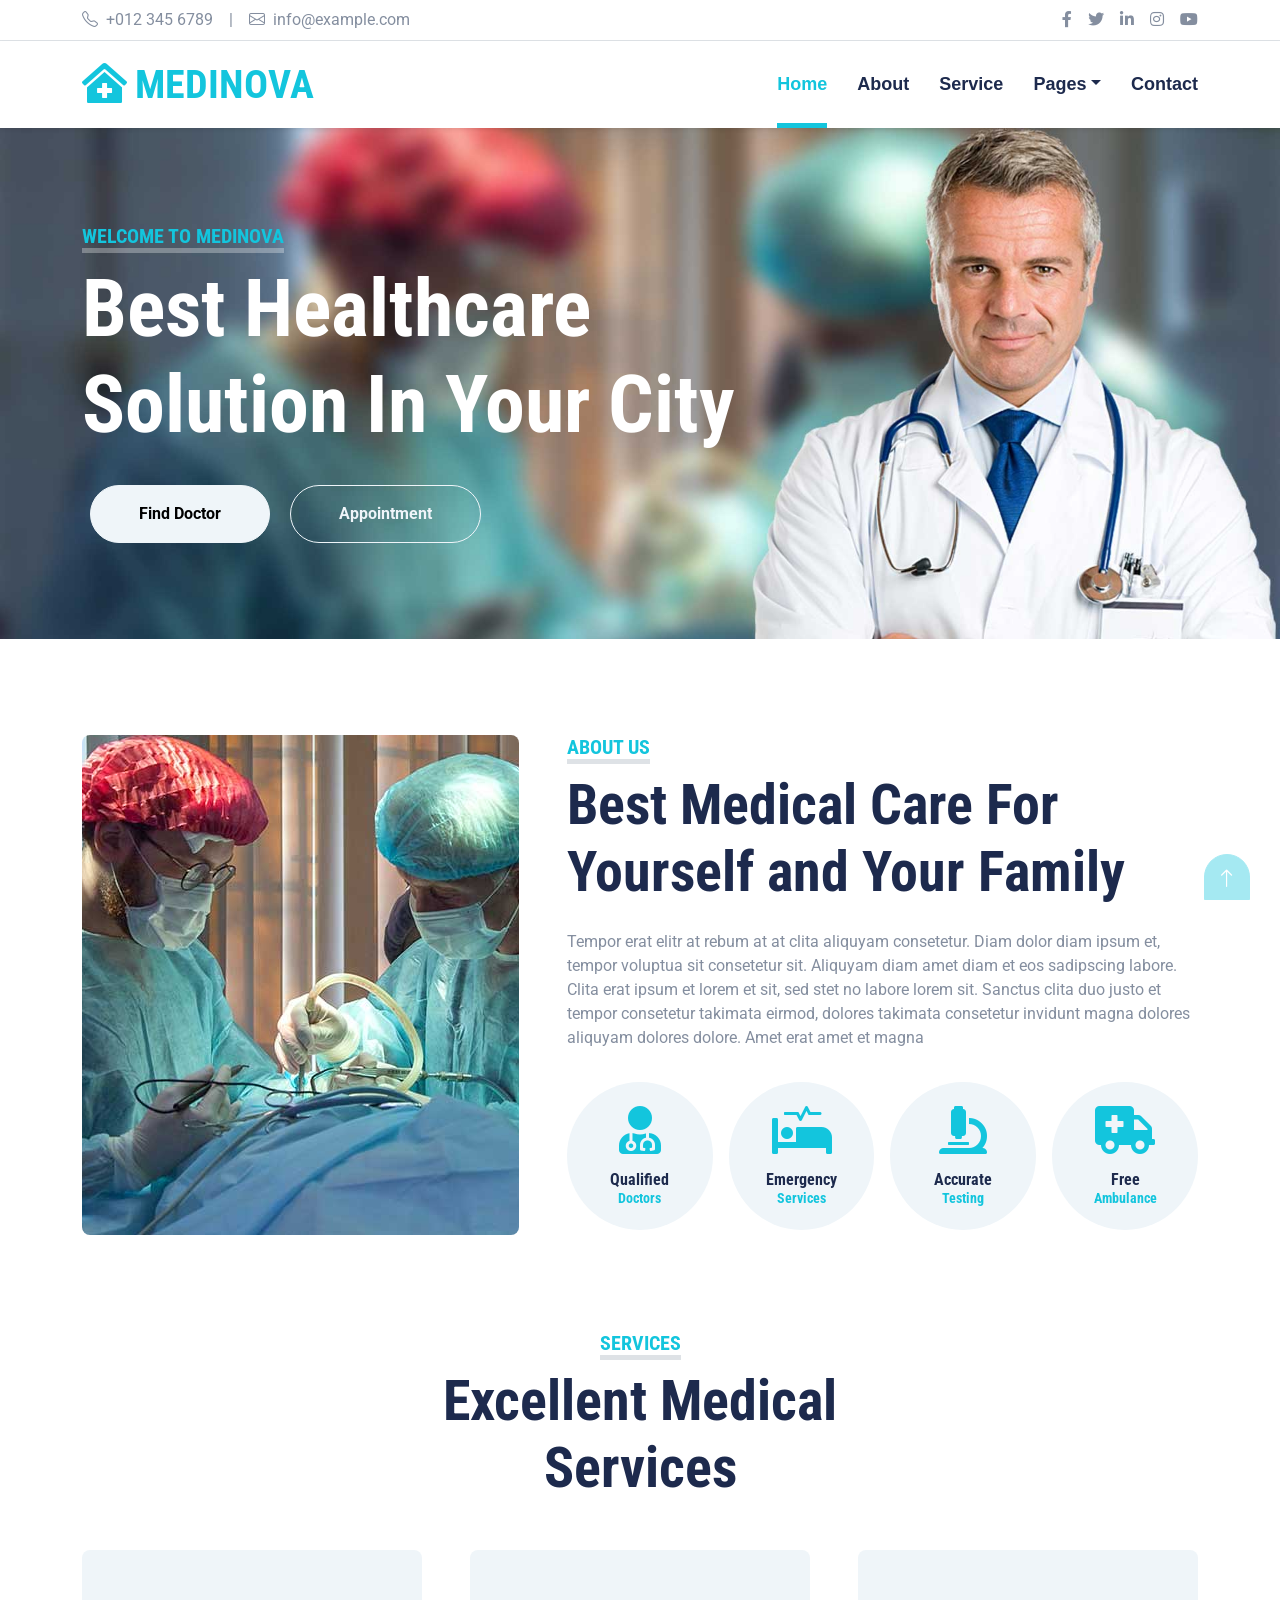
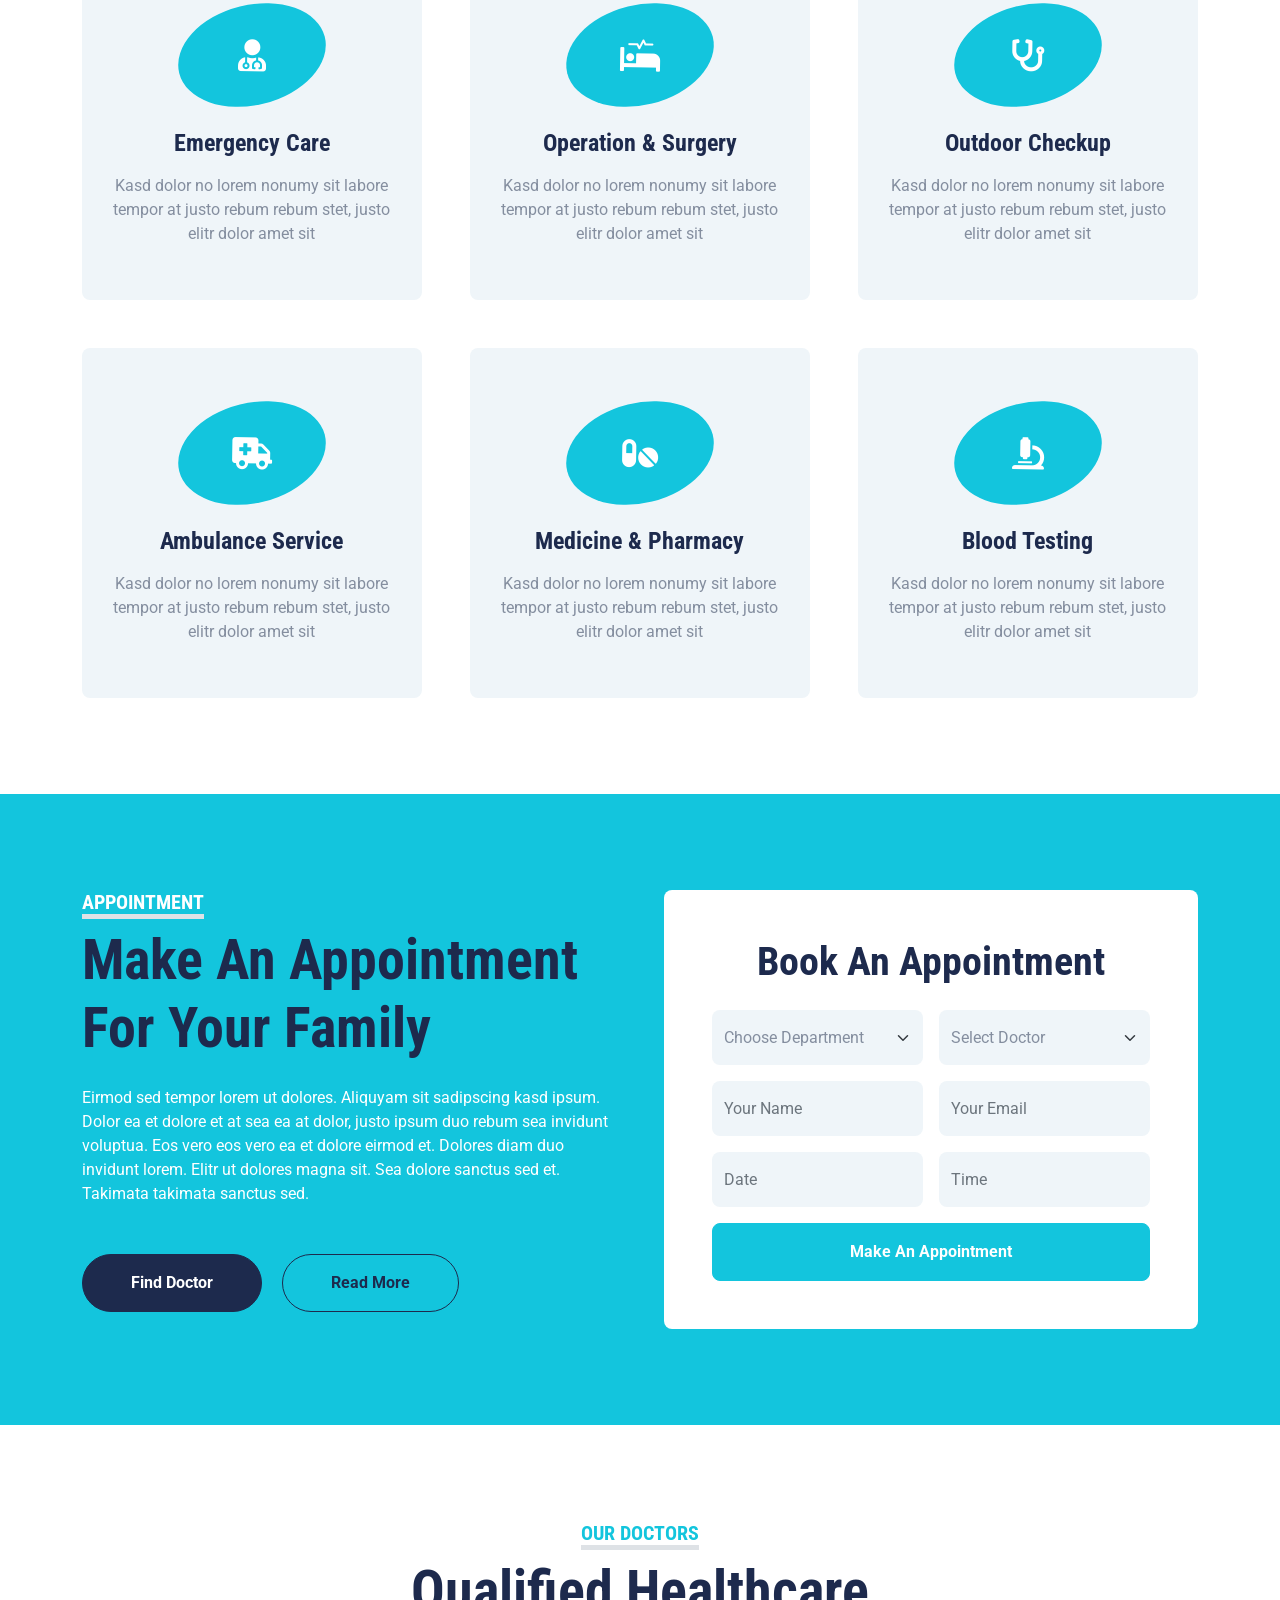
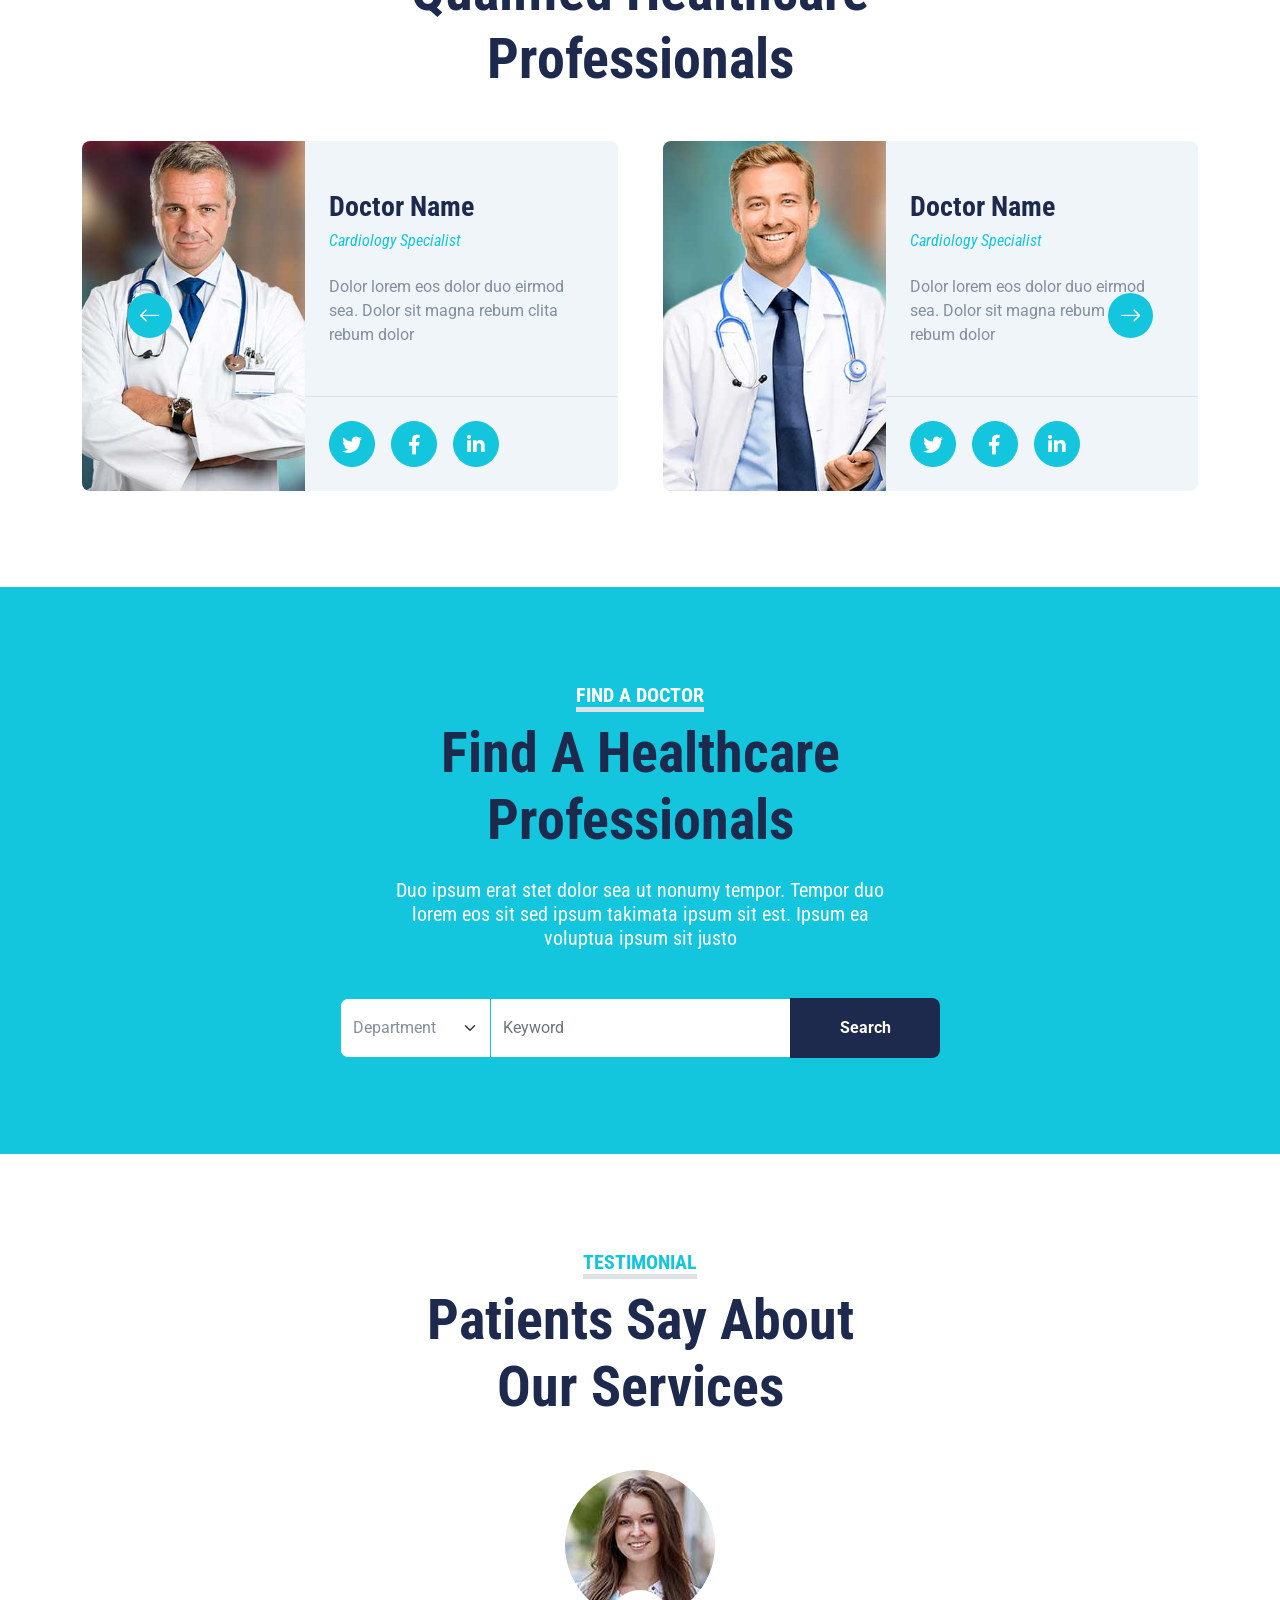
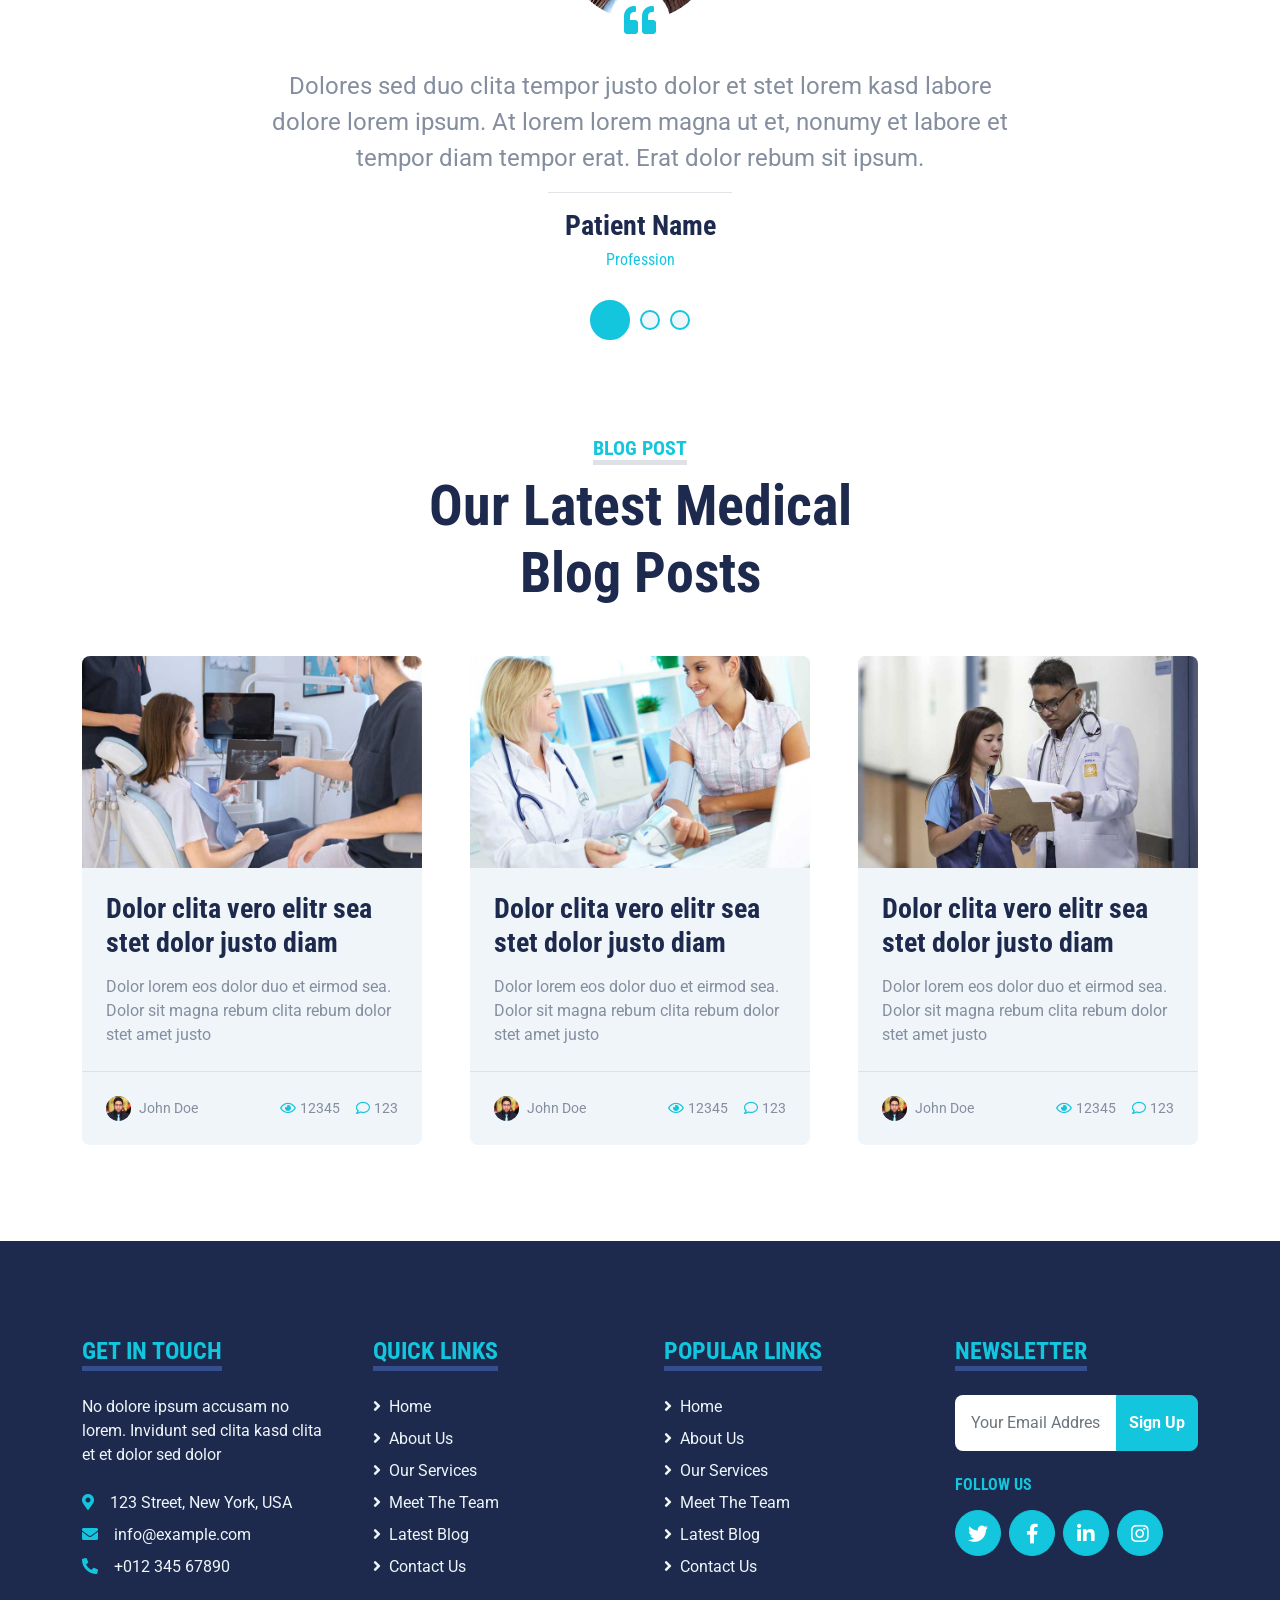
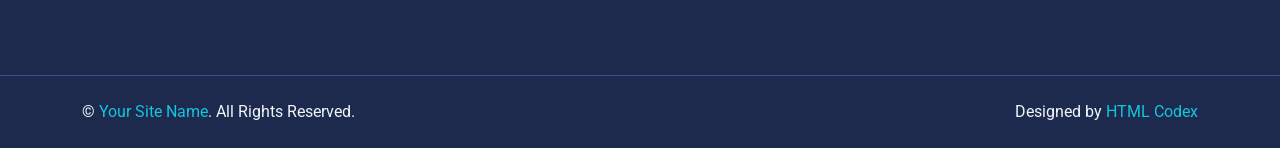
<file: index.html>
<!DOCTYPE html>
<html lang="en">

<head>
    <meta charset="utf-8">
    <title>MEDINOVA - Hospital Website Template</title>
    <meta content="width=device-width, initial-scale=1.0" name="viewport">
    <meta content="Free HTML Templates" name="keywords">
    <meta content="Free HTML Templates" name="description">

    <!-- Favicon -->
    <link href="img/favicon.ico" rel="icon">

    <!-- Google Web Fonts -->
    <link rel="preconnect" href="https://fonts.gstatic.com">
    <link href="https://fonts.googleapis.com/css2?family=Roboto+Condensed:wght@400;700&family=Roboto:wght@400;700&display=swap" rel="stylesheet">  

    <!-- Icon Font Stylesheet -->
    <link href="https://cdnjs.cloudflare.com/ajax/libs/font-awesome/5.15.0/css/all.min.css" rel="stylesheet">
    <link href="https://cdn.jsdelivr.net/npm/bootstrap-icons@1.4.1/font/bootstrap-icons.css" rel="stylesheet">

    <!-- Libraries Stylesheet -->
    <link href="lib/owlcarousel/assets/owl.carousel.min.css" rel="stylesheet">
    <link href="lib/tempusdominus/css/tempusdominus-bootstrap-4.min.css" rel="stylesheet" />

    <!-- Customized Bootstrap Stylesheet -->
    <link href="css/bootstrap.min.css" rel="stylesheet">

    <!-- Template Stylesheet -->
    <link href="css/style.css" rel="stylesheet">
</head>

<body>
    <!-- Topbar Start -->
    <div class="container-fluid py-2 border-bottom d-none d-lg-block">
        <div class="container">
            <div class="row">
                <div class="col-md-6 text-center text-lg-start mb-2 mb-lg-0">
                    <div class="d-inline-flex align-items-center">
                        <a class="text-decoration-none text-body pe-3" href=""><i class="bi bi-telephone me-2"></i>+012 345 6789</a>
                        <span class="text-body">|</span>
                        <a class="text-decoration-none text-body px-3" href=""><i class="bi bi-envelope me-2"></i>info@example.com</a>
                    </div>
                </div>
                <div class="col-md-6 text-center text-lg-end">
                    <div class="d-inline-flex align-items-center">
                        <a class="text-body px-2" href="">
                            <i class="fab fa-facebook-f"></i>
                        </a>
                        <a class="text-body px-2" href="">
                            <i class="fab fa-twitter"></i>
                        </a>
                        <a class="text-body px-2" href="">
                            <i class="fab fa-linkedin-in"></i>
                        </a>
                        <a class="text-body px-2" href="">
                            <i class="fab fa-instagram"></i>
                        </a>
                        <a class="text-body ps-2" href="">
                            <i class="fab fa-youtube"></i>
                        </a>
                    </div>
                </div>
            </div>
        </div>
    </div>
    <!-- Topbar End -->


    <!-- Navbar Start -->
    <div class="container-fluid sticky-top bg-white shadow-sm">
        <div class="container">
            <nav class="navbar navbar-expand-lg bg-white navbar-light py-3 py-lg-0">
                <a href="index.html" class="navbar-brand">
                    <h1 class="m-0 text-uppercase text-primary"><i class="fa fa-clinic-medical me-2"></i>Medinova</h1>
                </a>
                <button class="navbar-toggler" type="button" data-bs-toggle="collapse" data-bs-target="#navbarCollapse">
                    <span class="navbar-toggler-icon"></span>
                </button>
                <div class="collapse navbar-collapse" id="navbarCollapse">
                    <div class="navbar-nav ms-auto py-0">
                        <a href="index.html" class="nav-item nav-link active">Home</a>
                        <a href="about.html" class="nav-item nav-link">About</a>
                        <a href="service.html" class="nav-item nav-link">Service</a>
                        <div class="nav-item dropdown">
                            <a href="#" class="nav-link dropdown-toggle" data-bs-toggle="dropdown">Pages</a>
                            <div class="dropdown-menu m-0">
                                <a href="blog.html" class="dropdown-item">Blog Grid</a>
                                <a href="team.html" class="dropdown-item">The Team</a>
                                <a href="testimonial.html" class="dropdown-item">Testimonial</a>
                                <a href="appointment.html" class="dropdown-item">Appointment</a>
                                <a href="search.html" class="dropdown-item">Search</a>
                            </div>
                        </div>
                        <a href="contact.html" class="nav-item nav-link">Contact</a>
                    </div>
                </div>
            </nav>
        </div>
    </div>
    <!-- Navbar End -->


    <!-- Hero Start -->
    <div class="container-fluid bg-primary py-5 mb-5 hero-header">
        <div class="container py-5">
            <div class="row justify-content-start">
                <div class="col-lg-8 text-center text-lg-start">
                    <h5 class="d-inline-block text-primary text-uppercase border-bottom border-5" style="border-color: rgba(256, 256, 256, .3) !important;">Welcome To Medinova</h5>
                    <h1 class="display-1 text-white mb-md-4">Best Healthcare Solution In Your City</h1>
                    <div class="pt-2">
                        <a href="" class="btn btn-light rounded-pill py-md-3 px-md-5 mx-2">Find Doctor</a>
                        <a href="" class="btn btn-outline-light rounded-pill py-md-3 px-md-5 mx-2">Appointment</a>
                    </div>
                </div>
            </div>
        </div>
    </div>
    <!-- Hero End -->


    <!-- About Start -->
    <div class="container-fluid py-5">
        <div class="container">
            <div class="row gx-5">
                <div class="col-lg-5 mb-5 mb-lg-0" style="min-height: 500px;">
                    <div class="position-relative h-100">
                        <img class="position-absolute w-100 h-100 rounded" src="img/about.jpg" style="object-fit: cover;">
                    </div>
                </div>
                <div class="col-lg-7">
                    <div class="mb-4">
                        <h5 class="d-inline-block text-primary text-uppercase border-bottom border-5">About Us</h5>
                        <h1 class="display-4">Best Medical Care For Yourself and Your Family</h1>
                    </div>
                    <p>Tempor erat elitr at rebum at at clita aliquyam consetetur. Diam dolor diam ipsum et, tempor voluptua sit consetetur sit. Aliquyam diam amet diam et eos sadipscing labore. Clita erat ipsum et lorem et sit, sed stet no labore lorem sit. Sanctus clita duo justo et tempor consetetur takimata eirmod, dolores takimata consetetur invidunt magna dolores aliquyam dolores dolore. Amet erat amet et magna</p>
                    <div class="row g-3 pt-3">
                        <div class="col-sm-3 col-6">
                            <div class="bg-light text-center rounded-circle py-4">
                                <i class="fa fa-3x fa-user-md text-primary mb-3"></i>
                                <h6 class="mb-0">Qualified<small class="d-block text-primary">Doctors</small></h6>
                            </div>
                        </div>
                        <div class="col-sm-3 col-6">
                            <div class="bg-light text-center rounded-circle py-4">
                                <i class="fa fa-3x fa-procedures text-primary mb-3"></i>
                                <h6 class="mb-0">Emergency<small class="d-block text-primary">Services</small></h6>
                            </div>
                        </div>
                        <div class="col-sm-3 col-6">
                            <div class="bg-light text-center rounded-circle py-4">
                                <i class="fa fa-3x fa-microscope text-primary mb-3"></i>
                                <h6 class="mb-0">Accurate<small class="d-block text-primary">Testing</small></h6>
                            </div>
                        </div>
                        <div class="col-sm-3 col-6">
                            <div class="bg-light text-center rounded-circle py-4">
                                <i class="fa fa-3x fa-ambulance text-primary mb-3"></i>
                                <h6 class="mb-0">Free<small class="d-block text-primary">Ambulance</small></h6>
                            </div>
                        </div>
                    </div>
                </div>
            </div>
        </div>
    </div>
    <!-- About End -->
    

    <!-- Services Start -->
    <div class="container-fluid py-5">
        <div class="container">
            <div class="text-center mx-auto mb-5" style="max-width: 500px;">
                <h5 class="d-inline-block text-primary text-uppercase border-bottom border-5">Services</h5>
                <h1 class="display-4">Excellent Medical Services</h1>
            </div>
            <div class="row g-5">
                <div class="col-lg-4 col-md-6">
                    <div class="service-item bg-light rounded d-flex flex-column align-items-center justify-content-center text-center">
                        <div class="service-icon mb-4">
                            <i class="fa fa-2x fa-user-md text-white"></i>
                        </div>
                        <h4 class="mb-3">Emergency Care</h4>
                        <p class="m-0">Kasd dolor no lorem nonumy sit labore tempor at justo rebum rebum stet, justo elitr dolor amet sit</p>
                        <a class="btn btn-lg btn-primary rounded-pill" href="">
                            <i class="bi bi-arrow-right"></i>
                        </a>
                    </div>
                </div>
                <div class="col-lg-4 col-md-6">
                    <div class="service-item bg-light rounded d-flex flex-column align-items-center justify-content-center text-center">
                        <div class="service-icon mb-4">
                            <i class="fa fa-2x fa-procedures text-white"></i>
                        </div>
                        <h4 class="mb-3">Operation & Surgery</h4>
                        <p class="m-0">Kasd dolor no lorem nonumy sit labore tempor at justo rebum rebum stet, justo elitr dolor amet sit</p>
                        <a class="btn btn-lg btn-primary rounded-pill" href="">
                            <i class="bi bi-arrow-right"></i>
                        </a>
                    </div>
                </div>
                <div class="col-lg-4 col-md-6">
                    <div class="service-item bg-light rounded d-flex flex-column align-items-center justify-content-center text-center">
                        <div class="service-icon mb-4">
                            <i class="fa fa-2x fa-stethoscope text-white"></i>
                        </div>
                        <h4 class="mb-3">Outdoor Checkup</h4>
                        <p class="m-0">Kasd dolor no lorem nonumy sit labore tempor at justo rebum rebum stet, justo elitr dolor amet sit</p>
                        <a class="btn btn-lg btn-primary rounded-pill" href="">
                            <i class="bi bi-arrow-right"></i>
                        </a>
                    </div>
                </div>
                <div class="col-lg-4 col-md-6">
                    <div class="service-item bg-light rounded d-flex flex-column align-items-center justify-content-center text-center">
                        <div class="service-icon mb-4">
                            <i class="fa fa-2x fa-ambulance text-white"></i>
                        </div>
                        <h4 class="mb-3">Ambulance Service</h4>
                        <p class="m-0">Kasd dolor no lorem nonumy sit labore tempor at justo rebum rebum stet, justo elitr dolor amet sit</p>
                        <a class="btn btn-lg btn-primary rounded-pill" href="">
                            <i class="bi bi-arrow-right"></i>
                        </a>
                    </div>
                </div>
                <div class="col-lg-4 col-md-6">
                    <div class="service-item bg-light rounded d-flex flex-column align-items-center justify-content-center text-center">
                        <div class="service-icon mb-4">
                            <i class="fa fa-2x fa-pills text-white"></i>
                        </div>
                        <h4 class="mb-3">Medicine & Pharmacy</h4>
                        <p class="m-0">Kasd dolor no lorem nonumy sit labore tempor at justo rebum rebum stet, justo elitr dolor amet sit</p>
                        <a class="btn btn-lg btn-primary rounded-pill" href="">
                            <i class="bi bi-arrow-right"></i>
                        </a>
                    </div>
                </div>
                <div class="col-lg-4 col-md-6">
                    <div class="service-item bg-light rounded d-flex flex-column align-items-center justify-content-center text-center">
                        <div class="service-icon mb-4">
                            <i class="fa fa-2x fa-microscope text-white"></i>
                        </div>
                        <h4 class="mb-3">Blood Testing</h4>
                        <p class="m-0">Kasd dolor no lorem nonumy sit labore tempor at justo rebum rebum stet, justo elitr dolor amet sit</p>
                        <a class="btn btn-lg btn-primary rounded-pill" href="">
                            <i class="bi bi-arrow-right"></i>
                        </a>
                    </div>
                </div>
            </div>
        </div>
    </div>
    <!-- Services End -->


    <!-- Appointment Start -->
    <div class="container-fluid bg-primary my-5 py-5">
        <div class="container py-5">
            <div class="row gx-5">
                <div class="col-lg-6 mb-5 mb-lg-0">
                    <div class="mb-4">
                        <h5 class="d-inline-block text-white text-uppercase border-bottom border-5">Appointment</h5>
                        <h1 class="display-4">Make An Appointment For Your Family</h1>
                    </div>
                    <p class="text-white mb-5">Eirmod sed tempor lorem ut dolores. Aliquyam sit sadipscing kasd ipsum. Dolor ea et dolore et at sea ea at dolor, justo ipsum duo rebum sea invidunt voluptua. Eos vero eos vero ea et dolore eirmod et. Dolores diam duo invidunt lorem. Elitr ut dolores magna sit. Sea dolore sanctus sed et. Takimata takimata sanctus sed.</p>
                    <a class="btn btn-dark rounded-pill py-3 px-5 me-3" href="">Find Doctor</a>
                    <a class="btn btn-outline-dark rounded-pill py-3 px-5" href="">Read More</a>
                </div>
                <div class="col-lg-6">
                    <div class="bg-white text-center rounded p-5">
                        <h1 class="mb-4">Book An Appointment</h1>
                        <form>
                            <div class="row g-3">
                                <div class="col-12 col-sm-6">
                                    <select class="form-select bg-light border-0" style="height: 55px;">
                                        <option selected>Choose Department</option>
                                        <option value="1">Department 1</option>
                                        <option value="2">Department 2</option>
                                        <option value="3">Department 3</option>
                                    </select>
                                </div>
                                <div class="col-12 col-sm-6">
                                    <select class="form-select bg-light border-0" style="height: 55px;">
                                        <option selected>Select Doctor</option>
                                        <option value="1">Doctor 1</option>
                                        <option value="2">Doctor 2</option>
                                        <option value="3">Doctor 3</option>
                                    </select>
                                </div>
                                <div class="col-12 col-sm-6">
                                    <input type="text" class="form-control bg-light border-0" placeholder="Your Name" style="height: 55px;">
                                </div>
                                <div class="col-12 col-sm-6">
                                    <input type="email" class="form-control bg-light border-0" placeholder="Your Email" style="height: 55px;">
                                </div>
                                <div class="col-12 col-sm-6">
                                    <div class="date" id="date" data-target-input="nearest">
                                        <input type="text"
                                            class="form-control bg-light border-0 datetimepicker-input"
                                            placeholder="Date" data-target="#date" data-toggle="datetimepicker" style="height: 55px;">
                                    </div>
                                </div>
                                <div class="col-12 col-sm-6">
                                    <div class="time" id="time" data-target-input="nearest">
                                        <input type="text"
                                            class="form-control bg-light border-0 datetimepicker-input"
                                            placeholder="Time" data-target="#time" data-toggle="datetimepicker" style="height: 55px;">
                                    </div>
                                </div>
                                <div class="col-12">
                                    <button class="btn btn-primary w-100 py-3" type="submit">Make An Appointment</button>
                                </div>
                            </div>
                        </form>
                    </div>
                </div>
            </div>
        </div>
    </div>
    <!-- Appointment End -->


    <!-- Team Start -->
    <div class="container-fluid py-5">
        <div class="container">
            <div class="text-center mx-auto mb-5" style="max-width: 500px;">
                <h5 class="d-inline-block text-primary text-uppercase border-bottom border-5">Our Doctors</h5>
                <h1 class="display-4">Qualified Healthcare Professionals</h1>
            </div>
            <div class="owl-carousel team-carousel position-relative">
                <div class="team-item">
                    <div class="row g-0 bg-light rounded overflow-hidden">
                        <div class="col-12 col-sm-5 h-100">
                            <img class="img-fluid h-100" src="img/team-1.jpg" style="object-fit: cover;">
                        </div>
                        <div class="col-12 col-sm-7 h-100 d-flex flex-column">
                            <div class="mt-auto p-4">
                                <h3>Doctor Name</h3>
                                <h6 class="fw-normal fst-italic text-primary mb-4">Cardiology Specialist</h6>
                                <p class="m-0">Dolor lorem eos dolor duo eirmod sea. Dolor sit magna rebum clita rebum dolor</p>
                            </div>
                            <div class="d-flex mt-auto border-top p-4">
                                <a class="btn btn-lg btn-primary btn-lg-square rounded-circle me-3" href="#"><i class="fab fa-twitter"></i></a>
                                <a class="btn btn-lg btn-primary btn-lg-square rounded-circle me-3" href="#"><i class="fab fa-facebook-f"></i></a>
                                <a class="btn btn-lg btn-primary btn-lg-square rounded-circle" href="#"><i class="fab fa-linkedin-in"></i></a>
                            </div>
                        </div>
                    </div>
                </div>
                <div class="team-item">
                    <div class="row g-0 bg-light rounded overflow-hidden">
                        <div class="col-12 col-sm-5 h-100">
                            <img class="img-fluid h-100" src="img/team-2.jpg" style="object-fit: cover;">
                        </div>
                        <div class="col-12 col-sm-7 h-100 d-flex flex-column">
                            <div class="mt-auto p-4">
                                <h3>Doctor Name</h3>
                                <h6 class="fw-normal fst-italic text-primary mb-4">Cardiology Specialist</h6>
                                <p class="m-0">Dolor lorem eos dolor duo eirmod sea. Dolor sit magna rebum clita rebum dolor</p>
                            </div>
                            <div class="d-flex mt-auto border-top p-4">
                                <a class="btn btn-lg btn-primary btn-lg-square rounded-circle me-3" href="#"><i class="fab fa-twitter"></i></a>
                                <a class="btn btn-lg btn-primary btn-lg-square rounded-circle me-3" href="#"><i class="fab fa-facebook-f"></i></a>
                                <a class="btn btn-lg btn-primary btn-lg-square rounded-circle" href="#"><i class="fab fa-linkedin-in"></i></a>
                            </div>
                        </div>
                    </div>
                </div>
                <div class="team-item">
                    <div class="row g-0 bg-light rounded overflow-hidden">
                        <div class="col-12 col-sm-5 h-100">
                            <img class="img-fluid h-100" src="img/team-3.jpg" style="object-fit: cover;">
                        </div>
                        <div class="col-12 col-sm-7 h-100 d-flex flex-column">
                            <div class="mt-auto p-4">
                                <h3>Doctor Name</h3>
                                <h6 class="fw-normal fst-italic text-primary mb-4">Cardiology Specialist</h6>
                                <p class="m-0">Dolor lorem eos dolor duo eirmod sea. Dolor sit magna rebum clita rebum dolor</p>
                            </div>
                            <div class="d-flex mt-auto border-top p-4">
                                <a class="btn btn-lg btn-primary btn-lg-square rounded-circle me-3" href="#"><i class="fab fa-twitter"></i></a>
                                <a class="btn btn-lg btn-primary btn-lg-square rounded-circle me-3" href="#"><i class="fab fa-facebook-f"></i></a>
                                <a class="btn btn-lg btn-primary btn-lg-square rounded-circle" href="#"><i class="fab fa-linkedin-in"></i></a>
                            </div>
                        </div>
                    </div>
                </div>
            </div>
        </div>
    </div>
    <!-- Team End -->


    <!-- Search Start -->
    <div class="container-fluid bg-primary my-5 py-5">
        <div class="container py-5">
            <div class="text-center mx-auto mb-5" style="max-width: 500px;">
                <h5 class="d-inline-block text-white text-uppercase border-bottom border-5">Find A Doctor</h5>
                <h1 class="display-4 mb-4">Find A Healthcare Professionals</h1>
                <h5 class="text-white fw-normal">Duo ipsum erat stet dolor sea ut nonumy tempor. Tempor duo lorem eos sit sed ipsum takimata ipsum sit est. Ipsum ea voluptua ipsum sit justo</h5>
            </div>
            <div class="mx-auto" style="width: 100%; max-width: 600px;">
                <div class="input-group">
                    <select class="form-select border-primary w-25" style="height: 60px;">
                        <option selected>Department</option>
                        <option value="1">Department 1</option>
                        <option value="2">Department 2</option>
                        <option value="3">Department 3</option>
                    </select>
                    <input type="text" class="form-control border-primary w-50" placeholder="Keyword">
                    <button class="btn btn-dark border-0 w-25">Search</button>
                </div>
            </div>
        </div>
    </div>
    <!-- Search End -->


    <!-- Testimonial Start -->
    <div class="container-fluid py-5">
        <div class="container">
            <div class="text-center mx-auto mb-5" style="max-width: 500px;">
                <h5 class="d-inline-block text-primary text-uppercase border-bottom border-5">Testimonial</h5>
                <h1 class="display-4">Patients Say About Our Services</h1>
            </div>
            <div class="row justify-content-center">
                <div class="col-lg-8">
                    <div class="owl-carousel testimonial-carousel">
                        <div class="testimonial-item text-center">
                            <div class="position-relative mb-5">
                                <img class="img-fluid rounded-circle mx-auto" src="img/testimonial-1.jpg" alt="">
                                <div class="position-absolute top-100 start-50 translate-middle d-flex align-items-center justify-content-center bg-white rounded-circle" style="width: 60px; height: 60px;">
                                    <i class="fa fa-quote-left fa-2x text-primary"></i>
                                </div>
                            </div>
                            <p class="fs-4 fw-normal">Dolores sed duo clita tempor justo dolor et stet lorem kasd labore dolore lorem ipsum. At lorem lorem magna ut et, nonumy et labore et tempor diam tempor erat. Erat dolor rebum sit ipsum.</p>
                            <hr class="w-25 mx-auto">
                            <h3>Patient Name</h3>
                            <h6 class="fw-normal text-primary mb-3">Profession</h6>
                        </div>
                        <div class="testimonial-item text-center">
                            <div class="position-relative mb-5">
                                <img class="img-fluid rounded-circle mx-auto" src="img/testimonial-2.jpg" alt="">
                                <div class="position-absolute top-100 start-50 translate-middle d-flex align-items-center justify-content-center bg-white rounded-circle" style="width: 60px; height: 60px;">
                                    <i class="fa fa-quote-left fa-2x text-primary"></i>
                                </div>
                            </div>
                            <p class="fs-4 fw-normal">Dolores sed duo clita tempor justo dolor et stet lorem kasd labore dolore lorem ipsum. At lorem lorem magna ut et, nonumy et labore et tempor diam tempor erat. Erat dolor rebum sit ipsum.</p>
                            <hr class="w-25 mx-auto">
                            <h3>Patient Name</h3>
                            <h6 class="fw-normal text-primary mb-3">Profession</h6>
                        </div>
                        <div class="testimonial-item text-center">
                            <div class="position-relative mb-5">
                                <img class="img-fluid rounded-circle mx-auto" src="img/testimonial-3.jpg" alt="">
                                <div class="position-absolute top-100 start-50 translate-middle d-flex align-items-center justify-content-center bg-white rounded-circle" style="width: 60px; height: 60px;">
                                    <i class="fa fa-quote-left fa-2x text-primary"></i>
                                </div>
                            </div>
                            <p class="fs-4 fw-normal">Dolores sed duo clita tempor justo dolor et stet lorem kasd labore dolore lorem ipsum. At lorem lorem magna ut et, nonumy et labore et tempor diam tempor erat. Erat dolor rebum sit ipsum.</p>
                            <hr class="w-25 mx-auto">
                            <h3>Patient Name</h3>
                            <h6 class="fw-normal text-primary mb-3">Profession</h6>
                        </div>
                    </div>
                </div>
            </div>
        </div>
    </div>
    <!-- Testimonial End -->


    <!-- Blog Start -->
    <div class="container-fluid py-5">
        <div class="container">
            <div class="text-center mx-auto mb-5" style="max-width: 500px;">
                <h5 class="d-inline-block text-primary text-uppercase border-bottom border-5">Blog Post</h5>
                <h1 class="display-4">Our Latest Medical Blog Posts</h1>
            </div>
            <div class="row g-5">
                <div class="col-xl-4 col-lg-6">
                    <div class="bg-light rounded overflow-hidden">
                        <img class="img-fluid w-100" src="img/blog-1.jpg" alt="">
                        <div class="p-4">
                            <a class="h3 d-block mb-3" href="">Dolor clita vero elitr sea stet dolor justo  diam</a>
                            <p class="m-0">Dolor lorem eos dolor duo et eirmod sea. Dolor sit magna
                                rebum clita rebum dolor stet amet justo</p>
                        </div>
                        <div class="d-flex justify-content-between border-top p-4">
                            <div class="d-flex align-items-center">
                                <img class="rounded-circle me-2" src="img/user.jpg" width="25" height="25" alt="">
                                <small>John Doe</small>
                            </div>
                            <div class="d-flex align-items-center">
                                <small class="ms-3"><i class="far fa-eye text-primary me-1"></i>12345</small>
                                <small class="ms-3"><i class="far fa-comment text-primary me-1"></i>123</small>
                            </div>
                        </div>
                    </div>
                </div>
                <div class="col-xl-4 col-lg-6">
                    <div class="bg-light rounded overflow-hidden">
                        <img class="img-fluid w-100" src="img/blog-2.jpg" alt="">
                        <div class="p-4">
                            <a class="h3 d-block mb-3" href="">Dolor clita vero elitr sea stet dolor justo  diam</a>
                            <p class="m-0">Dolor lorem eos dolor duo et eirmod sea. Dolor sit magna
                                rebum clita rebum dolor stet amet justo</p>
                        </div>
                        <div class="d-flex justify-content-between border-top p-4">
                            <div class="d-flex align-items-center">
                                <img class="rounded-circle me-2" src="img/user.jpg" width="25" height="25" alt="">
                                <small>John Doe</small>
                            </div>
                            <div class="d-flex align-items-center">
                                <small class="ms-3"><i class="far fa-eye text-primary me-1"></i>12345</small>
                                <small class="ms-3"><i class="far fa-comment text-primary me-1"></i>123</small>
                            </div>
                        </div>
                    </div>
                </div>
                <div class="col-xl-4 col-lg-6">
                    <div class="bg-light rounded overflow-hidden">
                        <img class="img-fluid w-100" src="img/blog-3.jpg" alt="">
                        <div class="p-4">
                            <a class="h3 d-block mb-3" href="">Dolor clita vero elitr sea stet dolor justo  diam</a>
                            <p class="m-0">Dolor lorem eos dolor duo et eirmod sea. Dolor sit magna
                                rebum clita rebum dolor stet amet justo</p>
                        </div>
                        <div class="d-flex justify-content-between border-top p-4">
                            <div class="d-flex align-items-center">
                                <img class="rounded-circle me-2" src="img/user.jpg" width="25" height="25" alt="">
                                <small>John Doe</small>
                            </div>
                            <div class="d-flex align-items-center">
                                <small class="ms-3"><i class="far fa-eye text-primary me-1"></i>12345</small>
                                <small class="ms-3"><i class="far fa-comment text-primary me-1"></i>123</small>
                            </div>
                        </div>
                    </div>
                </div>
            </div>
        </div>
    </div>
    <!-- Blog End -->
    

    <!-- Footer Start -->
    <div class="container-fluid bg-dark text-light mt-5 py-5">
        <div class="container py-5">
            <div class="row g-5">
                <div class="col-lg-3 col-md-6">
                    <h4 class="d-inline-block text-primary text-uppercase border-bottom border-5 border-secondary mb-4">Get In Touch</h4>
                    <p class="mb-4">No dolore ipsum accusam no lorem. Invidunt sed clita kasd clita et et dolor sed dolor</p>
                    <p class="mb-2"><i class="fa fa-map-marker-alt text-primary me-3"></i>123 Street, New York, USA</p>
                    <p class="mb-2"><i class="fa fa-envelope text-primary me-3"></i>info@example.com</p>
                    <p class="mb-0"><i class="fa fa-phone-alt text-primary me-3"></i>+012 345 67890</p>
                </div>
                <div class="col-lg-3 col-md-6">
                    <h4 class="d-inline-block text-primary text-uppercase border-bottom border-5 border-secondary mb-4">Quick Links</h4>
                    <div class="d-flex flex-column justify-content-start">
                        <a class="text-light mb-2" href="#"><i class="fa fa-angle-right me-2"></i>Home</a>
                        <a class="text-light mb-2" href="#"><i class="fa fa-angle-right me-2"></i>About Us</a>
                        <a class="text-light mb-2" href="#"><i class="fa fa-angle-right me-2"></i>Our Services</a>
                        <a class="text-light mb-2" href="#"><i class="fa fa-angle-right me-2"></i>Meet The Team</a>
                        <a class="text-light mb-2" href="#"><i class="fa fa-angle-right me-2"></i>Latest Blog</a>
                        <a class="text-light" href="#"><i class="fa fa-angle-right me-2"></i>Contact Us</a>
                    </div>
                </div>
                <div class="col-lg-3 col-md-6">
                    <h4 class="d-inline-block text-primary text-uppercase border-bottom border-5 border-secondary mb-4">Popular Links</h4>
                    <div class="d-flex flex-column justify-content-start">
                        <a class="text-light mb-2" href="#"><i class="fa fa-angle-right me-2"></i>Home</a>
                        <a class="text-light mb-2" href="#"><i class="fa fa-angle-right me-2"></i>About Us</a>
                        <a class="text-light mb-2" href="#"><i class="fa fa-angle-right me-2"></i>Our Services</a>
                        <a class="text-light mb-2" href="#"><i class="fa fa-angle-right me-2"></i>Meet The Team</a>
                        <a class="text-light mb-2" href="#"><i class="fa fa-angle-right me-2"></i>Latest Blog</a>
                        <a class="text-light" href="#"><i class="fa fa-angle-right me-2"></i>Contact Us</a>
                    </div>
                </div>
                <div class="col-lg-3 col-md-6">
                    <h4 class="d-inline-block text-primary text-uppercase border-bottom border-5 border-secondary mb-4">Newsletter</h4>
                    <form action="">
                        <div class="input-group">
                            <input type="text" class="form-control p-3 border-0" placeholder="Your Email Address">
                            <button class="btn btn-primary">Sign Up</button>
                        </div>
                    </form>
                    <h6 class="text-primary text-uppercase mt-4 mb-3">Follow Us</h6>
                    <div class="d-flex">
                        <a class="btn btn-lg btn-primary btn-lg-square rounded-circle me-2" href="#"><i class="fab fa-twitter"></i></a>
                        <a class="btn btn-lg btn-primary btn-lg-square rounded-circle me-2" href="#"><i class="fab fa-facebook-f"></i></a>
                        <a class="btn btn-lg btn-primary btn-lg-square rounded-circle me-2" href="#"><i class="fab fa-linkedin-in"></i></a>
                        <a class="btn btn-lg btn-primary btn-lg-square rounded-circle" href="#"><i class="fab fa-instagram"></i></a>
                    </div>
                </div>
            </div>
        </div>
    </div>
    <div class="container-fluid bg-dark text-light border-top border-secondary py-4">
        <div class="container">
            <div class="row g-5">
                <div class="col-md-6 text-center text-md-start">
                    <p class="mb-md-0">&copy; <a class="text-primary" href="#">Your Site Name</a>. All Rights Reserved.</p>
                </div>
                <div class="col-md-6 text-center text-md-end">
                    <!--/*** The author’s attribution link below must remain intact on your website. ***/-->
                    <!--/*** If you wish to remove this credit link, please purchase the Pro Version from https://htmlcodex.com/downloading/?item=1609 . ***/-->
                    <p class="mb-0">Designed by <a class="text-primary" href="https://htmlcodex.com">HTML Codex</a></p>
                </div>
            </div>
        </div>
    </div>
    <!-- Footer End -->


    <!-- Back to Top -->
    <a href="#" class="btn btn-lg btn-primary btn-lg-square back-to-top"><i class="bi bi-arrow-up"></i></a>


    <!-- JavaScript Libraries -->
    <script src="https://code.jquery.com/jquery-3.4.1.min.js"></script>
    <script src="https://cdn.jsdelivr.net/npm/bootstrap@5.0.0/dist/js/bootstrap.bundle.min.js"></script>
    <script src="lib/easing/easing.min.js"></script>
    <script src="lib/waypoints/waypoints.min.js"></script>
    <script src="lib/owlcarousel/owl.carousel.min.js"></script>
    <script src="lib/tempusdominus/js/moment.min.js"></script>
    <script src="lib/tempusdominus/js/moment-timezone.min.js"></script>
    <script src="lib/tempusdominus/js/tempusdominus-bootstrap-4.min.js"></script>

    <!-- Template Javascript -->
    <script src="js/main.js"></script>
</body>

</html>
</file>
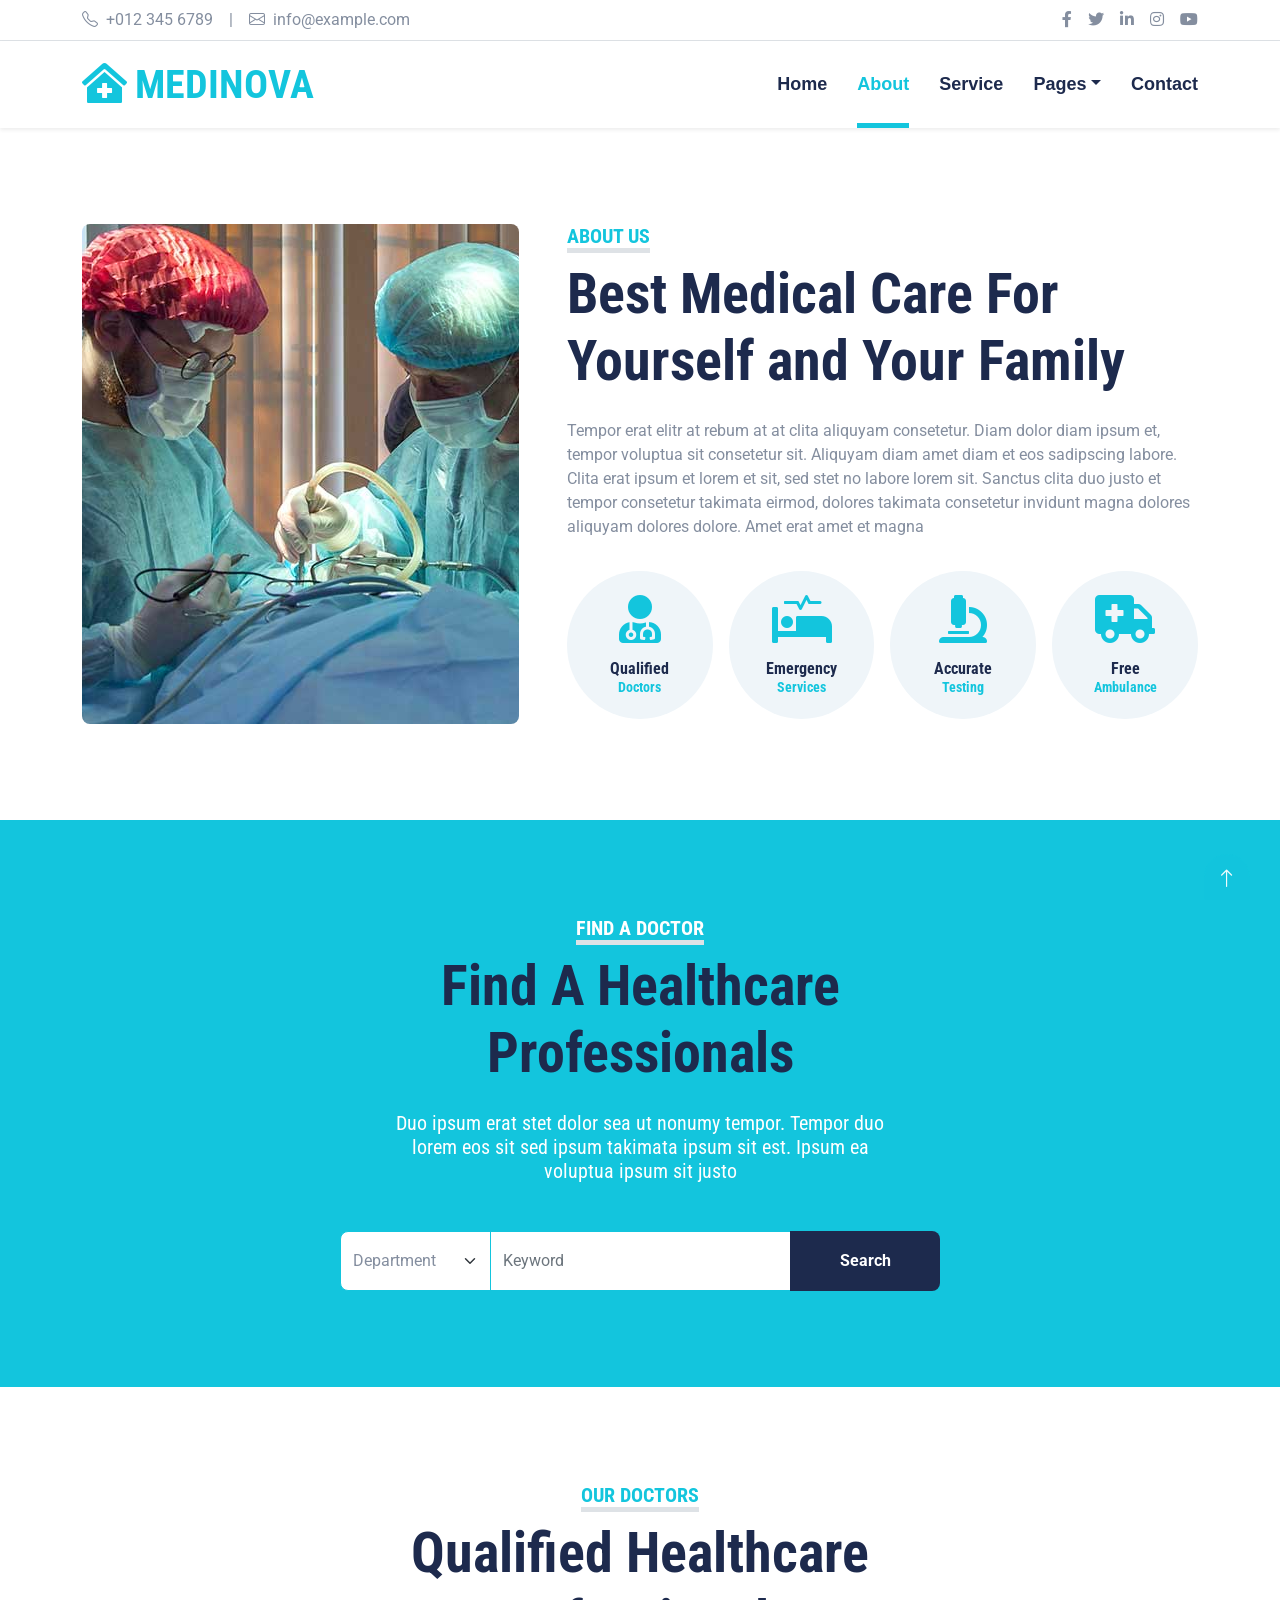
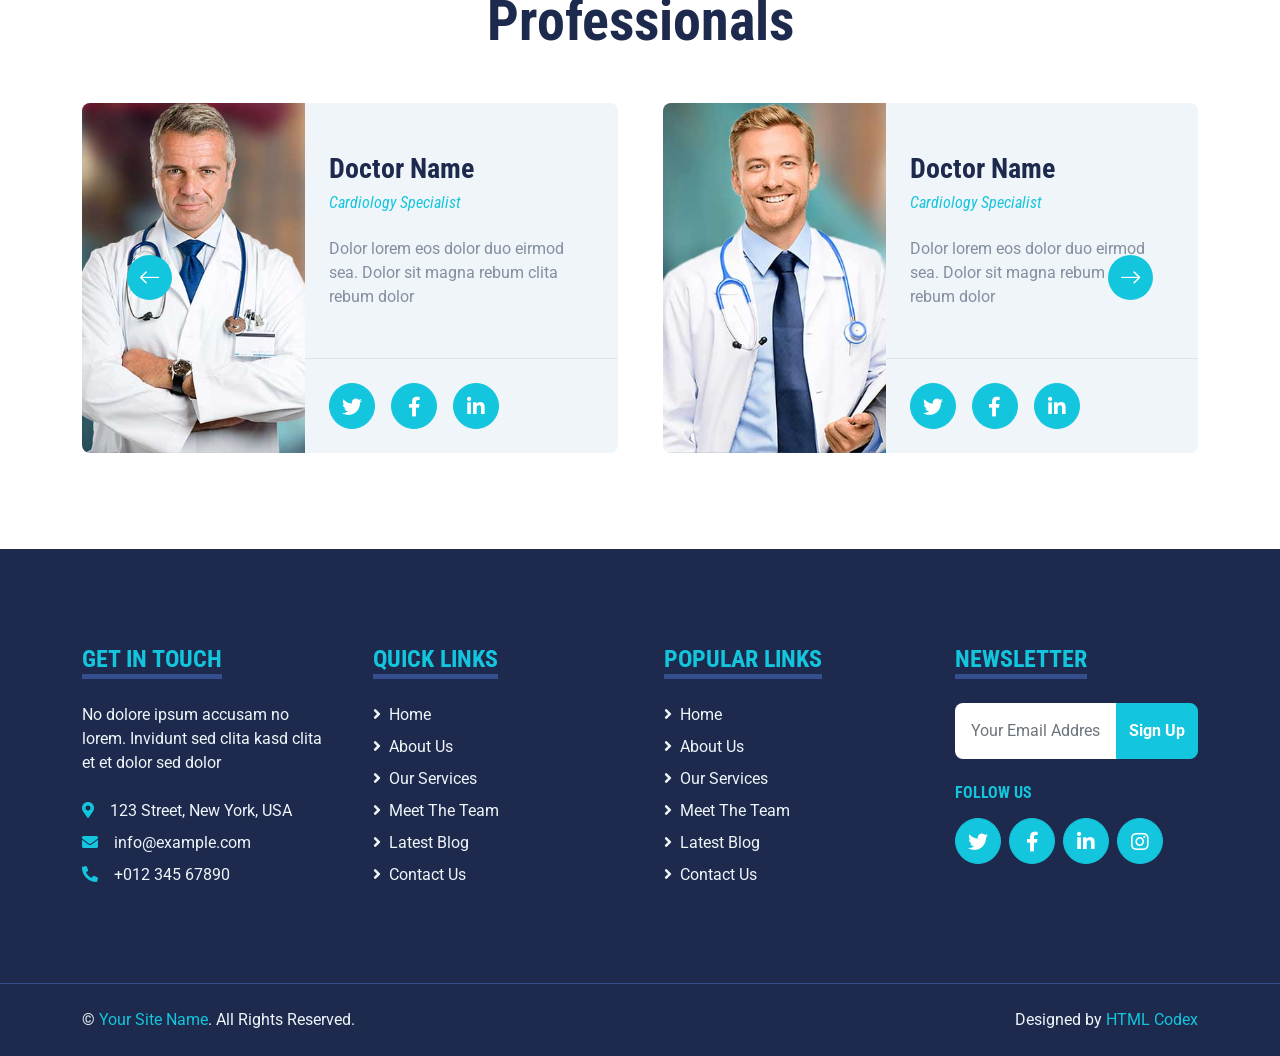
<file: about.html>
<!DOCTYPE html>
<html lang="en">

<head>
    <meta charset="utf-8">
    <title>MEDINOVA - Hospital Website Template</title>
    <meta content="width=device-width, initial-scale=1.0" name="viewport">
    <meta content="Free HTML Templates" name="keywords">
    <meta content="Free HTML Templates" name="description">

    <!-- Favicon -->
    <link href="img/favicon.ico" rel="icon">

    <!-- Google Web Fonts -->
    <link rel="preconnect" href="https://fonts.gstatic.com">
    <link href="https://fonts.googleapis.com/css2?family=Roboto+Condensed:wght@400;700&family=Roboto:wght@400;700&display=swap" rel="stylesheet">  

    <!-- Icon Font Stylesheet -->
    <link href="https://cdnjs.cloudflare.com/ajax/libs/font-awesome/5.15.0/css/all.min.css" rel="stylesheet">
    <link href="https://cdn.jsdelivr.net/npm/bootstrap-icons@1.4.1/font/bootstrap-icons.css" rel="stylesheet">

    <!-- Libraries Stylesheet -->
    <link href="lib/owlcarousel/assets/owl.carousel.min.css" rel="stylesheet">
    <link href="lib/tempusdominus/css/tempusdominus-bootstrap-4.min.css" rel="stylesheet" />

    <!-- Customized Bootstrap Stylesheet -->
    <link href="css/bootstrap.min.css" rel="stylesheet">

    <!-- Template Stylesheet -->
    <link href="css/style.css" rel="stylesheet">
</head>

<body>
    <!-- Topbar Start -->
    <div class="container-fluid py-2 border-bottom d-none d-lg-block">
        <div class="container">
            <div class="row">
                <div class="col-md-6 text-center text-lg-start mb-2 mb-lg-0">
                    <div class="d-inline-flex align-items-center">
                        <a class="text-decoration-none text-body pe-3" href=""><i class="bi bi-telephone me-2"></i>+012 345 6789</a>
                        <span class="text-body">|</span>
                        <a class="text-decoration-none text-body px-3" href=""><i class="bi bi-envelope me-2"></i>info@example.com</a>
                    </div>
                </div>
                <div class="col-md-6 text-center text-lg-end">
                    <div class="d-inline-flex align-items-center">
                        <a class="text-body px-2" href="">
                            <i class="fab fa-facebook-f"></i>
                        </a>
                        <a class="text-body px-2" href="">
                            <i class="fab fa-twitter"></i>
                        </a>
                        <a class="text-body px-2" href="">
                            <i class="fab fa-linkedin-in"></i>
                        </a>
                        <a class="text-body px-2" href="">
                            <i class="fab fa-instagram"></i>
                        </a>
                        <a class="text-body ps-2" href="">
                            <i class="fab fa-youtube"></i>
                        </a>
                    </div>
                </div>
            </div>
        </div>
    </div>
    <!-- Topbar End -->


    <!-- Navbar Start -->
    <div class="container-fluid sticky-top bg-white shadow-sm mb-5">
        <div class="container">
            <nav class="navbar navbar-expand-lg bg-white navbar-light py-3 py-lg-0">
                <a href="index.html" class="navbar-brand">
                    <h1 class="m-0 text-uppercase text-primary"><i class="fa fa-clinic-medical me-2"></i>Medinova</h1>
                </a>
                <button class="navbar-toggler" type="button" data-bs-toggle="collapse" data-bs-target="#navbarCollapse">
                    <span class="navbar-toggler-icon"></span>
                </button>
                <div class="collapse navbar-collapse" id="navbarCollapse">
                    <div class="navbar-nav ms-auto py-0">
                        <a href="index.html" class="nav-item nav-link">Home</a>
                        <a href="about.html" class="nav-item nav-link active">About</a>
                        <a href="service.html" class="nav-item nav-link">Service</a>
                        <div class="nav-item dropdown">
                            <a href="#" class="nav-link dropdown-toggle" data-bs-toggle="dropdown">Pages</a>
                            <div class="dropdown-menu m-0">
                                <a href="blog.html" class="dropdown-item">Blog Grid</a>
                                <a href="team.html" class="dropdown-item">The Team</a>
                                <a href="testimonial.html" class="dropdown-item">Testimonial</a>
                                <a href="appointment.html" class="dropdown-item">Appointment</a>
                                <a href="search.html" class="dropdown-item">Search</a>
                            </div>
                        </div>
                        <a href="contact.html" class="nav-item nav-link">Contact</a>
                    </div>
                </div>
            </nav>
        </div>
    </div>
    <!-- Navbar End -->


    <!-- About Start -->
    <div class="container-fluid py-5">
        <div class="container">
            <div class="row gx-5">
                <div class="col-lg-5 mb-5 mb-lg-0" style="min-height: 500px;">
                    <div class="position-relative h-100">
                        <img class="position-absolute w-100 h-100 rounded" src="img/about.jpg" style="object-fit: cover;">
                    </div>
                </div>
                <div class="col-lg-7">
                    <div class="mb-4">
                        <h5 class="d-inline-block text-primary text-uppercase border-bottom border-5">About Us</h5>
                        <h1 class="display-4">Best Medical Care For Yourself and Your Family</h1>
                    </div>
                    <p>Tempor erat elitr at rebum at at clita aliquyam consetetur. Diam dolor diam ipsum et, tempor voluptua sit consetetur sit. Aliquyam diam amet diam et eos sadipscing labore. Clita erat ipsum et lorem et sit, sed stet no labore lorem sit. Sanctus clita duo justo et tempor consetetur takimata eirmod, dolores takimata consetetur invidunt magna dolores aliquyam dolores dolore. Amet erat amet et magna</p>
                    <div class="row g-3 pt-3">
                        <div class="col-sm-3 col-6">
                            <div class="bg-light text-center rounded-circle py-4">
                                <i class="fa fa-3x fa-user-md text-primary mb-3"></i>
                                <h6 class="mb-0">Qualified<small class="d-block text-primary">Doctors</small></h6>
                            </div>
                        </div>
                        <div class="col-sm-3 col-6">
                            <div class="bg-light text-center rounded-circle py-4">
                                <i class="fa fa-3x fa-procedures text-primary mb-3"></i>
                                <h6 class="mb-0">Emergency<small class="d-block text-primary">Services</small></h6>
                            </div>
                        </div>
                        <div class="col-sm-3 col-6">
                            <div class="bg-light text-center rounded-circle py-4">
                                <i class="fa fa-3x fa-microscope text-primary mb-3"></i>
                                <h6 class="mb-0">Accurate<small class="d-block text-primary">Testing</small></h6>
                            </div>
                        </div>
                        <div class="col-sm-3 col-6">
                            <div class="bg-light text-center rounded-circle py-4">
                                <i class="fa fa-3x fa-ambulance text-primary mb-3"></i>
                                <h6 class="mb-0">Free<small class="d-block text-primary">Ambulance</small></h6>
                            </div>
                        </div>
                    </div>
                </div>
            </div>
        </div>
    </div>
    <!-- About End -->


    <!-- Search Start -->
    <div class="container-fluid bg-primary my-5 py-5">
        <div class="container py-5">
            <div class="text-center mx-auto mb-5" style="max-width: 500px;">
                <h5 class="d-inline-block text-white text-uppercase border-bottom border-5">Find A Doctor</h5>
                <h1 class="display-4 mb-4">Find A Healthcare Professionals</h1>
                <h5 class="text-white fw-normal">Duo ipsum erat stet dolor sea ut nonumy tempor. Tempor duo lorem eos sit sed ipsum takimata ipsum sit est. Ipsum ea voluptua ipsum sit justo</h5>
            </div>
            <div class="mx-auto" style="width: 100%; max-width: 600px;">
                <div class="input-group">
                    <select class="form-select border-primary w-25" style="height: 60px;">
                        <option selected>Department</option>
                        <option value="1">Department 1</option>
                        <option value="2">Department 2</option>
                        <option value="3">Department 3</option>
                    </select>
                    <input type="text" class="form-control border-primary w-50" placeholder="Keyword">
                    <button class="btn btn-dark border-0 w-25">Search</button>
                </div>
            </div>
        </div>
    </div>
    <!-- Search End -->


    <!-- Team Start -->
    <div class="container-fluid py-5">
        <div class="container">
            <div class="text-center mx-auto mb-5" style="max-width: 500px;">
                <h5 class="d-inline-block text-primary text-uppercase border-bottom border-5">Our Doctors</h5>
                <h1 class="display-4">Qualified Healthcare Professionals</h1>
            </div>
            <div class="owl-carousel team-carousel position-relative">
                <div class="team-item">
                    <div class="row g-0 bg-light rounded overflow-hidden">
                        <div class="col-12 col-sm-5 h-100">
                            <img class="img-fluid h-100" src="img/team-1.jpg" style="object-fit: cover;">
                        </div>
                        <div class="col-12 col-sm-7 h-100 d-flex flex-column">
                            <div class="mt-auto p-4">
                                <h3>Doctor Name</h3>
                                <h6 class="fw-normal fst-italic text-primary mb-4">Cardiology Specialist</h6>
                                <p class="m-0">Dolor lorem eos dolor duo eirmod sea. Dolor sit magna rebum clita rebum dolor</p>
                            </div>
                            <div class="d-flex mt-auto border-top p-4">
                                <a class="btn btn-lg btn-primary btn-lg-square rounded-circle me-3" href="#"><i class="fab fa-twitter"></i></a>
                                <a class="btn btn-lg btn-primary btn-lg-square rounded-circle me-3" href="#"><i class="fab fa-facebook-f"></i></a>
                                <a class="btn btn-lg btn-primary btn-lg-square rounded-circle" href="#"><i class="fab fa-linkedin-in"></i></a>
                            </div>
                        </div>
                    </div>
                </div>
                <div class="team-item">
                    <div class="row g-0 bg-light rounded overflow-hidden">
                        <div class="col-12 col-sm-5 h-100">
                            <img class="img-fluid h-100" src="img/team-2.jpg" style="object-fit: cover;">
                        </div>
                        <div class="col-12 col-sm-7 h-100 d-flex flex-column">
                            <div class="mt-auto p-4">
                                <h3>Doctor Name</h3>
                                <h6 class="fw-normal fst-italic text-primary mb-4">Cardiology Specialist</h6>
                                <p class="m-0">Dolor lorem eos dolor duo eirmod sea. Dolor sit magna rebum clita rebum dolor</p>
                            </div>
                            <div class="d-flex mt-auto border-top p-4">
                                <a class="btn btn-lg btn-primary btn-lg-square rounded-circle me-3" href="#"><i class="fab fa-twitter"></i></a>
                                <a class="btn btn-lg btn-primary btn-lg-square rounded-circle me-3" href="#"><i class="fab fa-facebook-f"></i></a>
                                <a class="btn btn-lg btn-primary btn-lg-square rounded-circle" href="#"><i class="fab fa-linkedin-in"></i></a>
                            </div>
                        </div>
                    </div>
                </div>
                <div class="team-item">
                    <div class="row g-0 bg-light rounded overflow-hidden">
                        <div class="col-12 col-sm-5 h-100">
                            <img class="img-fluid h-100" src="img/team-3.jpg" style="object-fit: cover;">
                        </div>
                        <div class="col-12 col-sm-7 h-100 d-flex flex-column">
                            <div class="mt-auto p-4">
                                <h3>Doctor Name</h3>
                                <h6 class="fw-normal fst-italic text-primary mb-4">Cardiology Specialist</h6>
                                <p class="m-0">Dolor lorem eos dolor duo eirmod sea. Dolor sit magna rebum clita rebum dolor</p>
                            </div>
                            <div class="d-flex mt-auto border-top p-4">
                                <a class="btn btn-lg btn-primary btn-lg-square rounded-circle me-3" href="#"><i class="fab fa-twitter"></i></a>
                                <a class="btn btn-lg btn-primary btn-lg-square rounded-circle me-3" href="#"><i class="fab fa-facebook-f"></i></a>
                                <a class="btn btn-lg btn-primary btn-lg-square rounded-circle" href="#"><i class="fab fa-linkedin-in"></i></a>
                            </div>
                        </div>
                    </div>
                </div>
            </div>
        </div>
    </div>
    <!-- Team End -->


    <!-- Footer Start -->
    <div class="container-fluid bg-dark text-light mt-5 py-5">
        <div class="container py-5">
            <div class="row g-5">
                <div class="col-lg-3 col-md-6">
                    <h4 class="d-inline-block text-primary text-uppercase border-bottom border-5 border-secondary mb-4">Get In Touch</h4>
                    <p class="mb-4">No dolore ipsum accusam no lorem. Invidunt sed clita kasd clita et et dolor sed dolor</p>
                    <p class="mb-2"><i class="fa fa-map-marker-alt text-primary me-3"></i>123 Street, New York, USA</p>
                    <p class="mb-2"><i class="fa fa-envelope text-primary me-3"></i>info@example.com</p>
                    <p class="mb-0"><i class="fa fa-phone-alt text-primary me-3"></i>+012 345 67890</p>
                </div>
                <div class="col-lg-3 col-md-6">
                    <h4 class="d-inline-block text-primary text-uppercase border-bottom border-5 border-secondary mb-4">Quick Links</h4>
                    <div class="d-flex flex-column justify-content-start">
                        <a class="text-light mb-2" href="#"><i class="fa fa-angle-right me-2"></i>Home</a>
                        <a class="text-light mb-2" href="#"><i class="fa fa-angle-right me-2"></i>About Us</a>
                        <a class="text-light mb-2" href="#"><i class="fa fa-angle-right me-2"></i>Our Services</a>
                        <a class="text-light mb-2" href="#"><i class="fa fa-angle-right me-2"></i>Meet The Team</a>
                        <a class="text-light mb-2" href="#"><i class="fa fa-angle-right me-2"></i>Latest Blog</a>
                        <a class="text-light" href="#"><i class="fa fa-angle-right me-2"></i>Contact Us</a>
                    </div>
                </div>
                <div class="col-lg-3 col-md-6">
                    <h4 class="d-inline-block text-primary text-uppercase border-bottom border-5 border-secondary mb-4">Popular Links</h4>
                    <div class="d-flex flex-column justify-content-start">
                        <a class="text-light mb-2" href="#"><i class="fa fa-angle-right me-2"></i>Home</a>
                        <a class="text-light mb-2" href="#"><i class="fa fa-angle-right me-2"></i>About Us</a>
                        <a class="text-light mb-2" href="#"><i class="fa fa-angle-right me-2"></i>Our Services</a>
                        <a class="text-light mb-2" href="#"><i class="fa fa-angle-right me-2"></i>Meet The Team</a>
                        <a class="text-light mb-2" href="#"><i class="fa fa-angle-right me-2"></i>Latest Blog</a>
                        <a class="text-light" href="#"><i class="fa fa-angle-right me-2"></i>Contact Us</a>
                    </div>
                </div>
                <div class="col-lg-3 col-md-6">
                    <h4 class="d-inline-block text-primary text-uppercase border-bottom border-5 border-secondary mb-4">Newsletter</h4>
                    <form action="">
                        <div class="input-group">
                            <input type="text" class="form-control p-3 border-0" placeholder="Your Email Address">
                            <button class="btn btn-primary">Sign Up</button>
                        </div>
                    </form>
                    <h6 class="text-primary text-uppercase mt-4 mb-3">Follow Us</h6>
                    <div class="d-flex">
                        <a class="btn btn-lg btn-primary btn-lg-square rounded-circle me-2" href="#"><i class="fab fa-twitter"></i></a>
                        <a class="btn btn-lg btn-primary btn-lg-square rounded-circle me-2" href="#"><i class="fab fa-facebook-f"></i></a>
                        <a class="btn btn-lg btn-primary btn-lg-square rounded-circle me-2" href="#"><i class="fab fa-linkedin-in"></i></a>
                        <a class="btn btn-lg btn-primary btn-lg-square rounded-circle" href="#"><i class="fab fa-instagram"></i></a>
                    </div>
                </div>
            </div>
        </div>
    </div>
    <div class="container-fluid bg-dark text-light border-top border-secondary py-4">
        <div class="container">
            <div class="row g-5">
                <div class="col-md-6 text-center text-md-start">
                    <p class="mb-md-0">&copy; <a class="text-primary" href="#">Your Site Name</a>. All Rights Reserved.</p>
                </div>
                <div class="col-md-6 text-center text-md-end">
                    <!--/*** The author’s attribution link below must remain intact on your website. ***/-->
                    <!--/*** If you wish to remove this credit link, please purchase the Pro Version from https://htmlcodex.com/downloading/?item=1609 . ***/-->
                    <p class="mb-0">Designed by <a class="text-primary" href="https://htmlcodex.com">HTML Codex</a></p>
                </div>
            </div>
        </div>
    </div>
    <!-- Footer End -->


    <!-- Back to Top -->
    <a href="#" class="btn btn-lg btn-primary btn-lg-square back-to-top"><i class="bi bi-arrow-up"></i></a>


    <!-- JavaScript Libraries -->
    <script src="https://code.jquery.com/jquery-3.4.1.min.js"></script>
    <script src="https://cdn.jsdelivr.net/npm/bootstrap@5.0.0/dist/js/bootstrap.bundle.min.js"></script>
    <script src="lib/easing/easing.min.js"></script>
    <script src="lib/waypoints/waypoints.min.js"></script>
    <script src="lib/owlcarousel/owl.carousel.min.js"></script>
    <script src="lib/tempusdominus/js/moment.min.js"></script>
    <script src="lib/tempusdominus/js/moment-timezone.min.js"></script>
    <script src="lib/tempusdominus/js/tempusdominus-bootstrap-4.min.js"></script>

    <!-- Template Javascript -->
    <script src="js/main.js"></script>
</body>

</html>
</file>
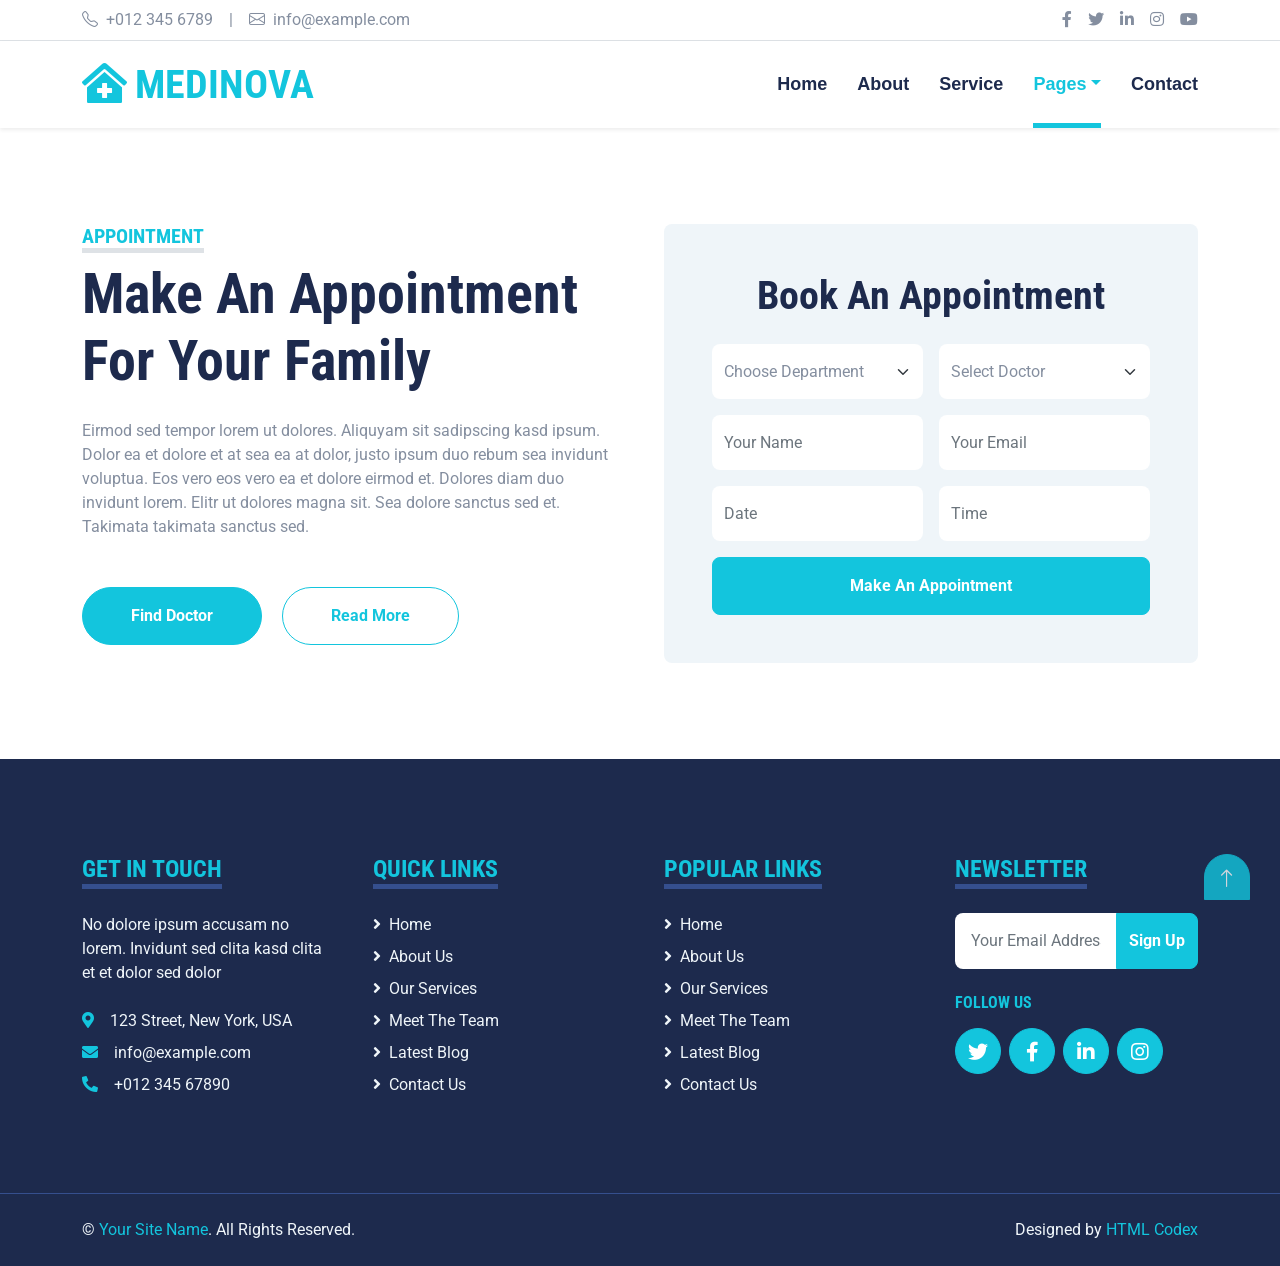
<file: appointment.html>
<!DOCTYPE html>
<html lang="en">

<head>
    <meta charset="utf-8">
    <title>MEDINOVA - Hospital Website Template</title>
    <meta content="width=device-width, initial-scale=1.0" name="viewport">
    <meta content="Free HTML Templates" name="keywords">
    <meta content="Free HTML Templates" name="description">

    <!-- Favicon -->
    <link href="img/favicon.ico" rel="icon">

    <!-- Google Web Fonts -->
    <link rel="preconnect" href="https://fonts.gstatic.com">
    <link href="https://fonts.googleapis.com/css2?family=Roboto+Condensed:wght@400;700&family=Roboto:wght@400;700&display=swap" rel="stylesheet">  

    <!-- Icon Font Stylesheet -->
    <link href="https://cdnjs.cloudflare.com/ajax/libs/font-awesome/5.15.0/css/all.min.css" rel="stylesheet">
    <link href="https://cdn.jsdelivr.net/npm/bootstrap-icons@1.4.1/font/bootstrap-icons.css" rel="stylesheet">

    <!-- Libraries Stylesheet -->
    <link href="lib/owlcarousel/assets/owl.carousel.min.css" rel="stylesheet">
    <link href="lib/tempusdominus/css/tempusdominus-bootstrap-4.min.css" rel="stylesheet" />

    <!-- Customized Bootstrap Stylesheet -->
    <link href="css/bootstrap.min.css" rel="stylesheet">

    <!-- Template Stylesheet -->
    <link href="css/style.css" rel="stylesheet">
</head>

<body>
    <!-- Topbar Start -->
    <div class="container-fluid py-2 border-bottom d-none d-lg-block">
        <div class="container">
            <div class="row">
                <div class="col-md-6 text-center text-lg-start mb-2 mb-lg-0">
                    <div class="d-inline-flex align-items-center">
                        <a class="text-decoration-none text-body pe-3" href=""><i class="bi bi-telephone me-2"></i>+012 345 6789</a>
                        <span class="text-body">|</span>
                        <a class="text-decoration-none text-body px-3" href=""><i class="bi bi-envelope me-2"></i>info@example.com</a>
                    </div>
                </div>
                <div class="col-md-6 text-center text-lg-end">
                    <div class="d-inline-flex align-items-center">
                        <a class="text-body px-2" href="">
                            <i class="fab fa-facebook-f"></i>
                        </a>
                        <a class="text-body px-2" href="">
                            <i class="fab fa-twitter"></i>
                        </a>
                        <a class="text-body px-2" href="">
                            <i class="fab fa-linkedin-in"></i>
                        </a>
                        <a class="text-body px-2" href="">
                            <i class="fab fa-instagram"></i>
                        </a>
                        <a class="text-body ps-2" href="">
                            <i class="fab fa-youtube"></i>
                        </a>
                    </div>
                </div>
            </div>
        </div>
    </div>
    <!-- Topbar End -->


    <!-- Navbar Start -->
    <div class="container-fluid sticky-top bg-white shadow-sm mb-5">
        <div class="container">
            <nav class="navbar navbar-expand-lg bg-white navbar-light py-3 py-lg-0">
                <a href="index.html" class="navbar-brand">
                    <h1 class="m-0 text-uppercase text-primary"><i class="fa fa-clinic-medical me-2"></i>Medinova</h1>
                </a>
                <button class="navbar-toggler" type="button" data-bs-toggle="collapse" data-bs-target="#navbarCollapse">
                    <span class="navbar-toggler-icon"></span>
                </button>
                <div class="collapse navbar-collapse" id="navbarCollapse">
                    <div class="navbar-nav ms-auto py-0">
                        <a href="index.html" class="nav-item nav-link">Home</a>
                        <a href="about.html" class="nav-item nav-link">About</a>
                        <a href="service.html" class="nav-item nav-link">Service</a>
                        <div class="nav-item dropdown">
                            <a href="#" class="nav-link dropdown-toggle active" data-bs-toggle="dropdown">Pages</a>
                            <div class="dropdown-menu m-0">
                                <a href="blog.html" class="dropdown-item">Blog Grid</a>
                                <a href="team.html" class="dropdown-item">The Team</a>
                                <a href="testimonial.html" class="dropdown-item">Testimonial</a>
                                <a href="appointment.html" class="dropdown-item active">Appointment</a>
                                <a href="search.html" class="dropdown-item">Search</a>
                            </div>
                        </div>
                        <a href="contact.html" class="nav-item nav-link">Contact</a>
                    </div>
                </div>
            </nav>
        </div>
    </div>
    <!-- Navbar End -->


    <!-- Appointment Start -->
    <div class="container-fluid py-5">
        <div class="container">
            <div class="row gx-5">
                <div class="col-lg-6 mb-5 mb-lg-0">
                    <div class="mb-4">
                        <h5 class="d-inline-block text-primary text-uppercase border-bottom border-5">Appointment</h5>
                        <h1 class="display-4">Make An Appointment For Your Family</h1>
                    </div>
                    <p class="mb-5">Eirmod sed tempor lorem ut dolores. Aliquyam sit sadipscing kasd ipsum. Dolor ea et dolore et at sea ea at dolor, justo ipsum duo rebum sea invidunt voluptua. Eos vero eos vero ea et dolore eirmod et. Dolores diam duo invidunt lorem. Elitr ut dolores magna sit. Sea dolore sanctus sed et. Takimata takimata sanctus sed.</p>
                    <a class="btn btn-primary rounded-pill py-3 px-5 me-3" href="">Find Doctor</a>
                    <a class="btn btn-outline-primary rounded-pill py-3 px-5" href="">Read More</a>
                </div>
                <div class="col-lg-6">
                    <div class="bg-light text-center rounded p-5">
                        <h1 class="mb-4">Book An Appointment</h1>
                        <form>
                            <div class="row g-3">
                                <div class="col-12 col-sm-6">
                                    <select class="form-select bg-white border-0" style="height: 55px;">
                                        <option selected>Choose Department</option>
                                        <option value="1">Department 1</option>
                                        <option value="2">Department 2</option>
                                        <option value="3">Department 3</option>
                                    </select>
                                </div>
                                <div class="col-12 col-sm-6">
                                    <select class="form-select bg-white border-0" style="height: 55px;">
                                        <option selected>Select Doctor</option>
                                        <option value="1">Doctor 1</option>
                                        <option value="2">Doctor 2</option>
                                        <option value="3">Doctor 3</option>
                                    </select>
                                </div>
                                <div class="col-12 col-sm-6">
                                    <input type="text" class="form-control bg-white border-0" placeholder="Your Name" style="height: 55px;">
                                </div>
                                <div class="col-12 col-sm-6">
                                    <input type="email" class="form-control bg-white border-0" placeholder="Your Email" style="height: 55px;">
                                </div>
                                <div class="col-12 col-sm-6">
                                    <div class="date" id="date" data-target-input="nearest">
                                        <input type="text"
                                            class="form-control bg-white border-0 datetimepicker-input"
                                            placeholder="Date" data-target="#date" data-toggle="datetimepicker" style="height: 55px;">
                                    </div>
                                </div>
                                <div class="col-12 col-sm-6">
                                    <div class="time" id="time" data-target-input="nearest">
                                        <input type="text"
                                            class="form-control bg-white border-0 datetimepicker-input"
                                            placeholder="Time" data-target="#time" data-toggle="datetimepicker" style="height: 55px;">
                                    </div>
                                </div>
                                <div class="col-12">
                                    <button class="btn btn-primary w-100 py-3" type="submit">Make An Appointment</button>
                                </div>
                            </div>
                        </form>
                    </div>
                </div>
            </div>
        </div>
    </div>
    <!-- Appointment End -->


    <!-- Footer Start -->
    <div class="container-fluid bg-dark text-light mt-5 py-5">
        <div class="container py-5">
            <div class="row g-5">
                <div class="col-lg-3 col-md-6">
                    <h4 class="d-inline-block text-primary text-uppercase border-bottom border-5 border-secondary mb-4">Get In Touch</h4>
                    <p class="mb-4">No dolore ipsum accusam no lorem. Invidunt sed clita kasd clita et et dolor sed dolor</p>
                    <p class="mb-2"><i class="fa fa-map-marker-alt text-primary me-3"></i>123 Street, New York, USA</p>
                    <p class="mb-2"><i class="fa fa-envelope text-primary me-3"></i>info@example.com</p>
                    <p class="mb-0"><i class="fa fa-phone-alt text-primary me-3"></i>+012 345 67890</p>
                </div>
                <div class="col-lg-3 col-md-6">
                    <h4 class="d-inline-block text-primary text-uppercase border-bottom border-5 border-secondary mb-4">Quick Links</h4>
                    <div class="d-flex flex-column justify-content-start">
                        <a class="text-light mb-2" href="#"><i class="fa fa-angle-right me-2"></i>Home</a>
                        <a class="text-light mb-2" href="#"><i class="fa fa-angle-right me-2"></i>About Us</a>
                        <a class="text-light mb-2" href="#"><i class="fa fa-angle-right me-2"></i>Our Services</a>
                        <a class="text-light mb-2" href="#"><i class="fa fa-angle-right me-2"></i>Meet The Team</a>
                        <a class="text-light mb-2" href="#"><i class="fa fa-angle-right me-2"></i>Latest Blog</a>
                        <a class="text-light" href="#"><i class="fa fa-angle-right me-2"></i>Contact Us</a>
                    </div>
                </div>
                <div class="col-lg-3 col-md-6">
                    <h4 class="d-inline-block text-primary text-uppercase border-bottom border-5 border-secondary mb-4">Popular Links</h4>
                    <div class="d-flex flex-column justify-content-start">
                        <a class="text-light mb-2" href="#"><i class="fa fa-angle-right me-2"></i>Home</a>
                        <a class="text-light mb-2" href="#"><i class="fa fa-angle-right me-2"></i>About Us</a>
                        <a class="text-light mb-2" href="#"><i class="fa fa-angle-right me-2"></i>Our Services</a>
                        <a class="text-light mb-2" href="#"><i class="fa fa-angle-right me-2"></i>Meet The Team</a>
                        <a class="text-light mb-2" href="#"><i class="fa fa-angle-right me-2"></i>Latest Blog</a>
                        <a class="text-light" href="#"><i class="fa fa-angle-right me-2"></i>Contact Us</a>
                    </div>
                </div>
                <div class="col-lg-3 col-md-6">
                    <h4 class="d-inline-block text-primary text-uppercase border-bottom border-5 border-secondary mb-4">Newsletter</h4>
                    <form action="">
                        <div class="input-group">
                            <input type="text" class="form-control p-3 border-0" placeholder="Your Email Address">
                            <button class="btn btn-primary">Sign Up</button>
                        </div>
                    </form>
                    <h6 class="text-primary text-uppercase mt-4 mb-3">Follow Us</h6>
                    <div class="d-flex">
                        <a class="btn btn-lg btn-primary btn-lg-square rounded-circle me-2" href="#"><i class="fab fa-twitter"></i></a>
                        <a class="btn btn-lg btn-primary btn-lg-square rounded-circle me-2" href="#"><i class="fab fa-facebook-f"></i></a>
                        <a class="btn btn-lg btn-primary btn-lg-square rounded-circle me-2" href="#"><i class="fab fa-linkedin-in"></i></a>
                        <a class="btn btn-lg btn-primary btn-lg-square rounded-circle" href="#"><i class="fab fa-instagram"></i></a>
                    </div>
                </div>
            </div>
        </div>
    </div>
    <div class="container-fluid bg-dark text-light border-top border-secondary py-4">
        <div class="container">
            <div class="row g-5">
                <div class="col-md-6 text-center text-md-start">
                    <p class="mb-md-0">&copy; <a class="text-primary" href="#">Your Site Name</a>. All Rights Reserved.</p>
                </div>
                <div class="col-md-6 text-center text-md-end">
                    <!--/*** The author’s attribution link below must remain intact on your website. ***/-->
                    <!--/*** If you wish to remove this credit link, please purchase the Pro Version from https://htmlcodex.com/downloading/?item=1609 . ***/-->
                    <p class="mb-0">Designed by <a class="text-primary" href="https://htmlcodex.com">HTML Codex</a></p>
                </div>
            </div>
        </div>
    </div>
    <!-- Footer End -->


    <!-- Back to Top -->
    <a href="#" class="btn btn-lg btn-primary btn-lg-square back-to-top"><i class="bi bi-arrow-up"></i></a>


    <!-- JavaScript Libraries -->
    <script src="https://code.jquery.com/jquery-3.4.1.min.js"></script>
    <script src="https://cdn.jsdelivr.net/npm/bootstrap@5.0.0/dist/js/bootstrap.bundle.min.js"></script>
    <script src="lib/easing/easing.min.js"></script>
    <script src="lib/waypoints/waypoints.min.js"></script>
    <script src="lib/owlcarousel/owl.carousel.min.js"></script>
    <script src="lib/tempusdominus/js/moment.min.js"></script>
    <script src="lib/tempusdominus/js/moment-timezone.min.js"></script>
    <script src="lib/tempusdominus/js/tempusdominus-bootstrap-4.min.js"></script>

    <!-- Template Javascript -->
    <script src="js/main.js"></script>
</body>

</html>
</file>
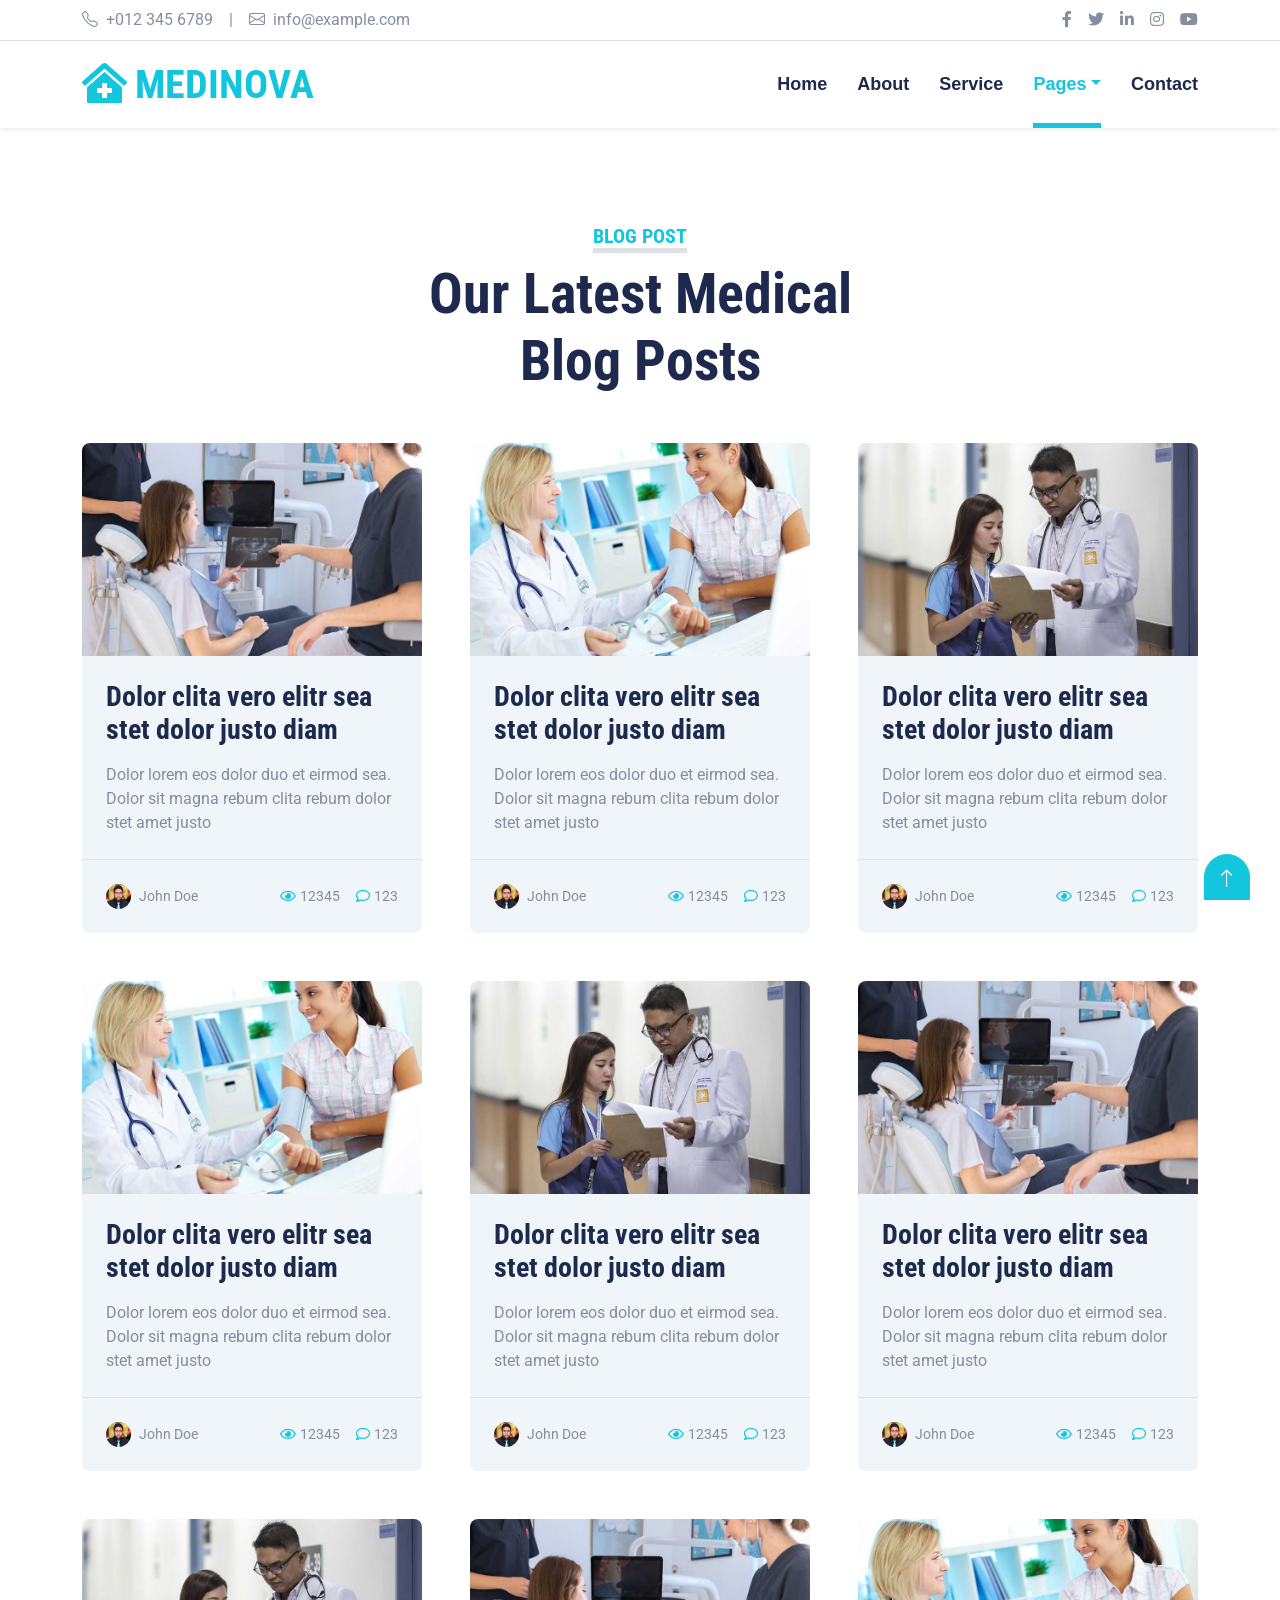
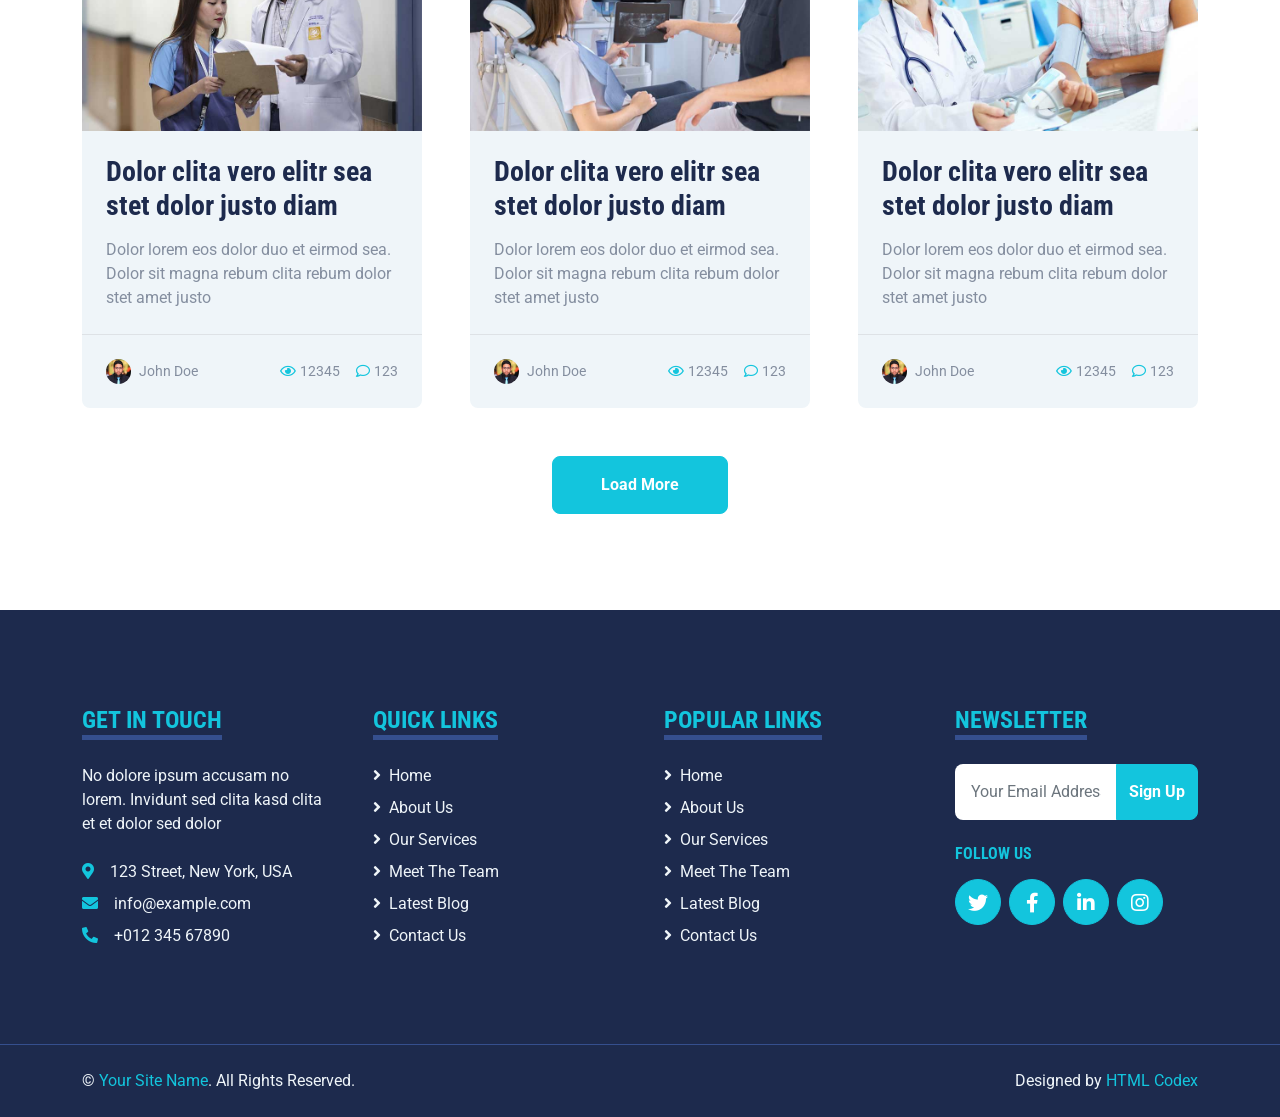
<file: blog.html>
<!DOCTYPE html>
<html lang="en">

<head>
    <meta charset="utf-8">
    <title>MEDINOVA - Hospital Website Template</title>
    <meta content="width=device-width, initial-scale=1.0" name="viewport">
    <meta content="Free HTML Templates" name="keywords">
    <meta content="Free HTML Templates" name="description">

    <!-- Favicon -->
    <link href="img/favicon.ico" rel="icon">

    <!-- Google Web Fonts -->
    <link rel="preconnect" href="https://fonts.gstatic.com">
    <link href="https://fonts.googleapis.com/css2?family=Roboto+Condensed:wght@400;700&family=Roboto:wght@400;700&display=swap" rel="stylesheet">  

    <!-- Icon Font Stylesheet -->
    <link href="https://cdnjs.cloudflare.com/ajax/libs/font-awesome/5.15.0/css/all.min.css" rel="stylesheet">
    <link href="https://cdn.jsdelivr.net/npm/bootstrap-icons@1.4.1/font/bootstrap-icons.css" rel="stylesheet">

    <!-- Libraries Stylesheet -->
    <link href="lib/owlcarousel/assets/owl.carousel.min.css" rel="stylesheet">
    <link href="lib/tempusdominus/css/tempusdominus-bootstrap-4.min.css" rel="stylesheet" />

    <!-- Customized Bootstrap Stylesheet -->
    <link href="css/bootstrap.min.css" rel="stylesheet">

    <!-- Template Stylesheet -->
    <link href="css/style.css" rel="stylesheet">
</head>

<body>
    <!-- Topbar Start -->
    <div class="container-fluid py-2 border-bottom d-none d-lg-block">
        <div class="container">
            <div class="row">
                <div class="col-md-6 text-center text-lg-start mb-2 mb-lg-0">
                    <div class="d-inline-flex align-items-center">
                        <a class="text-decoration-none text-body pe-3" href=""><i class="bi bi-telephone me-2"></i>+012 345 6789</a>
                        <span class="text-body">|</span>
                        <a class="text-decoration-none text-body px-3" href=""><i class="bi bi-envelope me-2"></i>info@example.com</a>
                    </div>
                </div>
                <div class="col-md-6 text-center text-lg-end">
                    <div class="d-inline-flex align-items-center">
                        <a class="text-body px-2" href="">
                            <i class="fab fa-facebook-f"></i>
                        </a>
                        <a class="text-body px-2" href="">
                            <i class="fab fa-twitter"></i>
                        </a>
                        <a class="text-body px-2" href="">
                            <i class="fab fa-linkedin-in"></i>
                        </a>
                        <a class="text-body px-2" href="">
                            <i class="fab fa-instagram"></i>
                        </a>
                        <a class="text-body ps-2" href="">
                            <i class="fab fa-youtube"></i>
                        </a>
                    </div>
                </div>
            </div>
        </div>
    </div>
    <!-- Topbar End -->


    <!-- Navbar Start -->
    <div class="container-fluid sticky-top bg-white shadow-sm mb-5">
        <div class="container">
            <nav class="navbar navbar-expand-lg bg-white navbar-light py-3 py-lg-0">
                <a href="index.html" class="navbar-brand">
                    <h1 class="m-0 text-uppercase text-primary"><i class="fa fa-clinic-medical me-2"></i>Medinova</h1>
                </a>
                <button class="navbar-toggler" type="button" data-bs-toggle="collapse" data-bs-target="#navbarCollapse">
                    <span class="navbar-toggler-icon"></span>
                </button>
                <div class="collapse navbar-collapse" id="navbarCollapse">
                    <div class="navbar-nav ms-auto py-0">
                        <a href="index.html" class="nav-item nav-link">Home</a>
                        <a href="about.html" class="nav-item nav-link">About</a>
                        <a href="service.html" class="nav-item nav-link">Service</a>
                        <div class="nav-item dropdown">
                            <a href="#" class="nav-link dropdown-toggle active" data-bs-toggle="dropdown">Pages</a>
                            <div class="dropdown-menu m-0">
                                <a href="blog.html" class="dropdown-item active">Blog Grid</a>
                                <a href="team.html" class="dropdown-item">The Team</a>
                                <a href="testimonial.html" class="dropdown-item">Testimonial</a>
                                <a href="appointment.html" class="dropdown-item">Appointment</a>
                                <a href="search.html" class="dropdown-item">Search</a>
                            </div>
                        </div>
                        <a href="contact.html" class="nav-item nav-link">Contact</a>
                    </div>
                </div>
            </nav>
        </div>
    </div>
    <!-- Navbar End -->


    <!-- Blog Start -->
    <div class="container-fluid py-5">
        <div class="container">
            <div class="text-center mx-auto mb-5" style="max-width: 500px;">
                <h5 class="d-inline-block text-primary text-uppercase border-bottom border-5">Blog Post</h5>
                <h1 class="display-4">Our Latest Medical Blog Posts</h1>
            </div>
            <div class="row g-5">
                <div class="col-xl-4 col-lg-6">
                    <div class="bg-light rounded overflow-hidden">
                        <img class="img-fluid w-100" src="img/blog-1.jpg" alt="">
                        <div class="p-4">
                            <a class="h3 d-block mb-3" href="">Dolor clita vero elitr sea stet dolor justo  diam</a>
                            <p class="m-0">Dolor lorem eos dolor duo et eirmod sea. Dolor sit magna
                                rebum clita rebum dolor stet amet justo</p>
                        </div>
                        <div class="d-flex justify-content-between border-top p-4">
                            <div class="d-flex align-items-center">
                                <img class="rounded-circle me-2" src="img/user.jpg" width="25" height="25" alt="">
                                <small>John Doe</small>
                            </div>
                            <div class="d-flex align-items-center">
                                <small class="ms-3"><i class="far fa-eye text-primary me-1"></i>12345</small>
                                <small class="ms-3"><i class="far fa-comment text-primary me-1"></i>123</small>
                            </div>
                        </div>
                    </div>
                </div>
                <div class="col-xl-4 col-lg-6">
                    <div class="bg-light rounded overflow-hidden">
                        <img class="img-fluid w-100" src="img/blog-2.jpg" alt="">
                        <div class="p-4">
                            <a class="h3 d-block mb-3" href="">Dolor clita vero elitr sea stet dolor justo  diam</a>
                            <p class="m-0">Dolor lorem eos dolor duo et eirmod sea. Dolor sit magna
                                rebum clita rebum dolor stet amet justo</p>
                        </div>
                        <div class="d-flex justify-content-between border-top p-4">
                            <div class="d-flex align-items-center">
                                <img class="rounded-circle me-2" src="img/user.jpg" width="25" height="25" alt="">
                                <small>John Doe</small>
                            </div>
                            <div class="d-flex align-items-center">
                                <small class="ms-3"><i class="far fa-eye text-primary me-1"></i>12345</small>
                                <small class="ms-3"><i class="far fa-comment text-primary me-1"></i>123</small>
                            </div>
                        </div>
                    </div>
                </div>
                <div class="col-xl-4 col-lg-6">
                    <div class="bg-light rounded overflow-hidden">
                        <img class="img-fluid w-100" src="img/blog-3.jpg" alt="">
                        <div class="p-4">
                            <a class="h3 d-block mb-3" href="">Dolor clita vero elitr sea stet dolor justo  diam</a>
                            <p class="m-0">Dolor lorem eos dolor duo et eirmod sea. Dolor sit magna
                                rebum clita rebum dolor stet amet justo</p>
                        </div>
                        <div class="d-flex justify-content-between border-top p-4">
                            <div class="d-flex align-items-center">
                                <img class="rounded-circle me-2" src="img/user.jpg" width="25" height="25" alt="">
                                <small>John Doe</small>
                            </div>
                            <div class="d-flex align-items-center">
                                <small class="ms-3"><i class="far fa-eye text-primary me-1"></i>12345</small>
                                <small class="ms-3"><i class="far fa-comment text-primary me-1"></i>123</small>
                            </div>
                        </div>
                    </div>
                </div>
                <div class="col-xl-4 col-lg-6">
                    <div class="bg-light rounded overflow-hidden">
                        <img class="img-fluid w-100" src="img/blog-2.jpg" alt="">
                        <div class="p-4">
                            <a class="h3 d-block mb-3" href="">Dolor clita vero elitr sea stet dolor justo  diam</a>
                            <p class="m-0">Dolor lorem eos dolor duo et eirmod sea. Dolor sit magna
                                rebum clita rebum dolor stet amet justo</p>
                        </div>
                        <div class="d-flex justify-content-between border-top p-4">
                            <div class="d-flex align-items-center">
                                <img class="rounded-circle me-2" src="img/user.jpg" width="25" height="25" alt="">
                                <small>John Doe</small>
                            </div>
                            <div class="d-flex align-items-center">
                                <small class="ms-3"><i class="far fa-eye text-primary me-1"></i>12345</small>
                                <small class="ms-3"><i class="far fa-comment text-primary me-1"></i>123</small>
                            </div>
                        </div>
                    </div>
                </div>
                <div class="col-xl-4 col-lg-6">
                    <div class="bg-light rounded overflow-hidden">
                        <img class="img-fluid w-100" src="img/blog-3.jpg" alt="">
                        <div class="p-4">
                            <a class="h3 d-block mb-3" href="">Dolor clita vero elitr sea stet dolor justo  diam</a>
                            <p class="m-0">Dolor lorem eos dolor duo et eirmod sea. Dolor sit magna
                                rebum clita rebum dolor stet amet justo</p>
                        </div>
                        <div class="d-flex justify-content-between border-top p-4">
                            <div class="d-flex align-items-center">
                                <img class="rounded-circle me-2" src="img/user.jpg" width="25" height="25" alt="">
                                <small>John Doe</small>
                            </div>
                            <div class="d-flex align-items-center">
                                <small class="ms-3"><i class="far fa-eye text-primary me-1"></i>12345</small>
                                <small class="ms-3"><i class="far fa-comment text-primary me-1"></i>123</small>
                            </div>
                        </div>
                    </div>
                </div>
                <div class="col-xl-4 col-lg-6">
                    <div class="bg-light rounded overflow-hidden">
                        <img class="img-fluid w-100" src="img/blog-1.jpg" alt="">
                        <div class="p-4">
                            <a class="h3 d-block mb-3" href="">Dolor clita vero elitr sea stet dolor justo  diam</a>
                            <p class="m-0">Dolor lorem eos dolor duo et eirmod sea. Dolor sit magna
                                rebum clita rebum dolor stet amet justo</p>
                        </div>
                        <div class="d-flex justify-content-between border-top p-4">
                            <div class="d-flex align-items-center">
                                <img class="rounded-circle me-2" src="img/user.jpg" width="25" height="25" alt="">
                                <small>John Doe</small>
                            </div>
                            <div class="d-flex align-items-center">
                                <small class="ms-3"><i class="far fa-eye text-primary me-1"></i>12345</small>
                                <small class="ms-3"><i class="far fa-comment text-primary me-1"></i>123</small>
                            </div>
                        </div>
                    </div>
                </div>
                <div class="col-xl-4 col-lg-6">
                    <div class="bg-light rounded overflow-hidden">
                        <img class="img-fluid w-100" src="img/blog-3.jpg" alt="">
                        <div class="p-4">
                            <a class="h3 d-block mb-3" href="">Dolor clita vero elitr sea stet dolor justo  diam</a>
                            <p class="m-0">Dolor lorem eos dolor duo et eirmod sea. Dolor sit magna
                                rebum clita rebum dolor stet amet justo</p>
                        </div>
                        <div class="d-flex justify-content-between border-top p-4">
                            <div class="d-flex align-items-center">
                                <img class="rounded-circle me-2" src="img/user.jpg" width="25" height="25" alt="">
                                <small>John Doe</small>
                            </div>
                            <div class="d-flex align-items-center">
                                <small class="ms-3"><i class="far fa-eye text-primary me-1"></i>12345</small>
                                <small class="ms-3"><i class="far fa-comment text-primary me-1"></i>123</small>
                            </div>
                        </div>
                    </div>
                </div>
                <div class="col-xl-4 col-lg-6">
                    <div class="bg-light rounded overflow-hidden">
                        <img class="img-fluid w-100" src="img/blog-1.jpg" alt="">
                        <div class="p-4">
                            <a class="h3 d-block mb-3" href="">Dolor clita vero elitr sea stet dolor justo  diam</a>
                            <p class="m-0">Dolor lorem eos dolor duo et eirmod sea. Dolor sit magna
                                rebum clita rebum dolor stet amet justo</p>
                        </div>
                        <div class="d-flex justify-content-between border-top p-4">
                            <div class="d-flex align-items-center">
                                <img class="rounded-circle me-2" src="img/user.jpg" width="25" height="25" alt="">
                                <small>John Doe</small>
                            </div>
                            <div class="d-flex align-items-center">
                                <small class="ms-3"><i class="far fa-eye text-primary me-1"></i>12345</small>
                                <small class="ms-3"><i class="far fa-comment text-primary me-1"></i>123</small>
                            </div>
                        </div>
                    </div>
                </div>
                <div class="col-xl-4 col-lg-6">
                    <div class="bg-light rounded overflow-hidden">
                        <img class="img-fluid w-100" src="img/blog-2.jpg" alt="">
                        <div class="p-4">
                            <a class="h3 d-block mb-3" href="">Dolor clita vero elitr sea stet dolor justo  diam</a>
                            <p class="m-0">Dolor lorem eos dolor duo et eirmod sea. Dolor sit magna
                                rebum clita rebum dolor stet amet justo</p>
                        </div>
                        <div class="d-flex justify-content-between border-top p-4">
                            <div class="d-flex align-items-center">
                                <img class="rounded-circle me-2" src="img/user.jpg" width="25" height="25" alt="">
                                <small>John Doe</small>
                            </div>
                            <div class="d-flex align-items-center">
                                <small class="ms-3"><i class="far fa-eye text-primary me-1"></i>12345</small>
                                <small class="ms-3"><i class="far fa-comment text-primary me-1"></i>123</small>
                            </div>
                        </div>
                    </div>
                </div>
                <div class="col-12 text-center">
                    <button class="btn btn-primary py-3 px-5">Load More</button>
                </div>
            </div>
        </div>
    </div>
    <!-- Blog End -->
    

    <!-- Footer Start -->
    <div class="container-fluid bg-dark text-light mt-5 py-5">
        <div class="container py-5">
            <div class="row g-5">
                <div class="col-lg-3 col-md-6">
                    <h4 class="d-inline-block text-primary text-uppercase border-bottom border-5 border-secondary mb-4">Get In Touch</h4>
                    <p class="mb-4">No dolore ipsum accusam no lorem. Invidunt sed clita kasd clita et et dolor sed dolor</p>
                    <p class="mb-2"><i class="fa fa-map-marker-alt text-primary me-3"></i>123 Street, New York, USA</p>
                    <p class="mb-2"><i class="fa fa-envelope text-primary me-3"></i>info@example.com</p>
                    <p class="mb-0"><i class="fa fa-phone-alt text-primary me-3"></i>+012 345 67890</p>
                </div>
                <div class="col-lg-3 col-md-6">
                    <h4 class="d-inline-block text-primary text-uppercase border-bottom border-5 border-secondary mb-4">Quick Links</h4>
                    <div class="d-flex flex-column justify-content-start">
                        <a class="text-light mb-2" href="#"><i class="fa fa-angle-right me-2"></i>Home</a>
                        <a class="text-light mb-2" href="#"><i class="fa fa-angle-right me-2"></i>About Us</a>
                        <a class="text-light mb-2" href="#"><i class="fa fa-angle-right me-2"></i>Our Services</a>
                        <a class="text-light mb-2" href="#"><i class="fa fa-angle-right me-2"></i>Meet The Team</a>
                        <a class="text-light mb-2" href="#"><i class="fa fa-angle-right me-2"></i>Latest Blog</a>
                        <a class="text-light" href="#"><i class="fa fa-angle-right me-2"></i>Contact Us</a>
                    </div>
                </div>
                <div class="col-lg-3 col-md-6">
                    <h4 class="d-inline-block text-primary text-uppercase border-bottom border-5 border-secondary mb-4">Popular Links</h4>
                    <div class="d-flex flex-column justify-content-start">
                        <a class="text-light mb-2" href="#"><i class="fa fa-angle-right me-2"></i>Home</a>
                        <a class="text-light mb-2" href="#"><i class="fa fa-angle-right me-2"></i>About Us</a>
                        <a class="text-light mb-2" href="#"><i class="fa fa-angle-right me-2"></i>Our Services</a>
                        <a class="text-light mb-2" href="#"><i class="fa fa-angle-right me-2"></i>Meet The Team</a>
                        <a class="text-light mb-2" href="#"><i class="fa fa-angle-right me-2"></i>Latest Blog</a>
                        <a class="text-light" href="#"><i class="fa fa-angle-right me-2"></i>Contact Us</a>
                    </div>
                </div>
                <div class="col-lg-3 col-md-6">
                    <h4 class="d-inline-block text-primary text-uppercase border-bottom border-5 border-secondary mb-4">Newsletter</h4>
                    <form action="">
                        <div class="input-group">
                            <input type="text" class="form-control p-3 border-0" placeholder="Your Email Address">
                            <button class="btn btn-primary">Sign Up</button>
                        </div>
                    </form>
                    <h6 class="text-primary text-uppercase mt-4 mb-3">Follow Us</h6>
                    <div class="d-flex">
                        <a class="btn btn-lg btn-primary btn-lg-square rounded-circle me-2" href="#"><i class="fab fa-twitter"></i></a>
                        <a class="btn btn-lg btn-primary btn-lg-square rounded-circle me-2" href="#"><i class="fab fa-facebook-f"></i></a>
                        <a class="btn btn-lg btn-primary btn-lg-square rounded-circle me-2" href="#"><i class="fab fa-linkedin-in"></i></a>
                        <a class="btn btn-lg btn-primary btn-lg-square rounded-circle" href="#"><i class="fab fa-instagram"></i></a>
                    </div>
                </div>
            </div>
        </div>
    </div>
    <div class="container-fluid bg-dark text-light border-top border-secondary py-4">
        <div class="container">
            <div class="row g-5">
                <div class="col-md-6 text-center text-md-start">
                    <p class="mb-md-0">&copy; <a class="text-primary" href="#">Your Site Name</a>. All Rights Reserved.</p>
                </div>
                <div class="col-md-6 text-center text-md-end">
                    <!--/*** The author’s attribution link below must remain intact on your website. ***/-->
                    <!--/*** If you wish to remove this credit link, please purchase the Pro Version from https://htmlcodex.com/downloading/?item=1609 . ***/-->
                    <p class="mb-0">Designed by <a class="text-primary" href="https://htmlcodex.com">HTML Codex</a></p>
                </div>
            </div>
        </div>
    </div>
    <!-- Footer End -->


    <!-- Back to Top -->
    <a href="#" class="btn btn-lg btn-primary btn-lg-square back-to-top"><i class="bi bi-arrow-up"></i></a>


    <!-- JavaScript Libraries -->
    <script src="https://code.jquery.com/jquery-3.4.1.min.js"></script>
    <script src="https://cdn.jsdelivr.net/npm/bootstrap@5.0.0/dist/js/bootstrap.bundle.min.js"></script>
    <script src="lib/easing/easing.min.js"></script>
    <script src="lib/waypoints/waypoints.min.js"></script>
    <script src="lib/owlcarousel/owl.carousel.min.js"></script>
    <script src="lib/tempusdominus/js/moment.min.js"></script>
    <script src="lib/tempusdominus/js/moment-timezone.min.js"></script>
    <script src="lib/tempusdominus/js/tempusdominus-bootstrap-4.min.js"></script>

    <!-- Template Javascript -->
    <script src="js/main.js"></script>
</body>

</html>
</file>
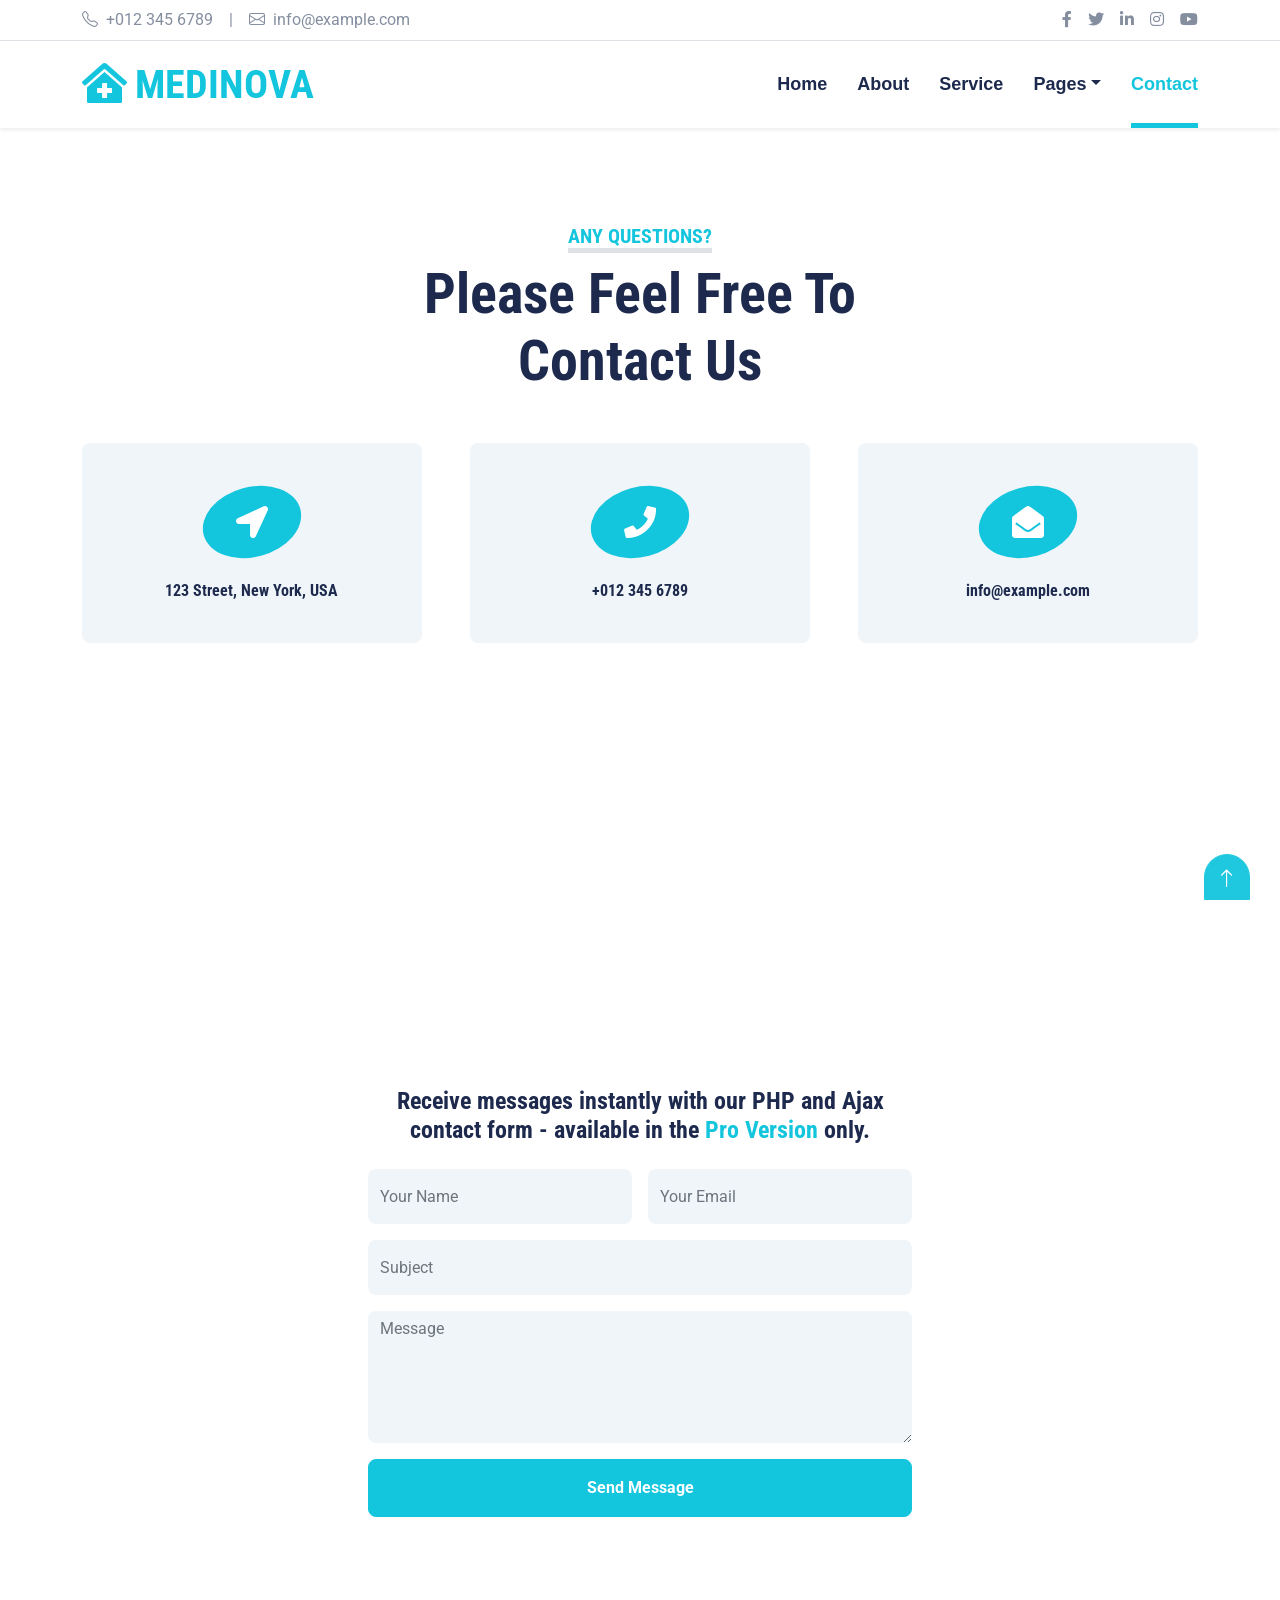
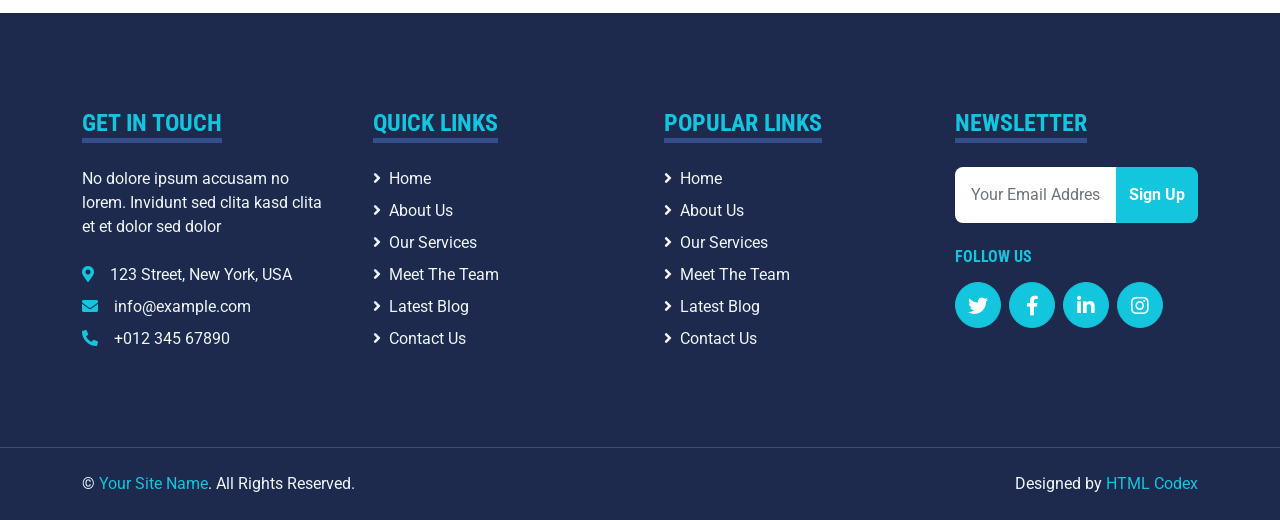
<file: contact.html>
<!DOCTYPE html>
<html lang="en">

<head>
    <meta charset="utf-8">
    <title>MEDINOVA - Hospital Website Template</title>
    <meta content="width=device-width, initial-scale=1.0" name="viewport">
    <meta content="Free HTML Templates" name="keywords">
    <meta content="Free HTML Templates" name="description">

    <!-- Favicon -->
    <link href="img/favicon.ico" rel="icon">

    <!-- Google Web Fonts -->
    <link rel="preconnect" href="https://fonts.gstatic.com">
    <link href="https://fonts.googleapis.com/css2?family=Roboto+Condensed:wght@400;700&family=Roboto:wght@400;700&display=swap" rel="stylesheet">  

    <!-- Icon Font Stylesheet -->
    <link href="https://cdnjs.cloudflare.com/ajax/libs/font-awesome/5.15.0/css/all.min.css" rel="stylesheet">
    <link href="https://cdn.jsdelivr.net/npm/bootstrap-icons@1.4.1/font/bootstrap-icons.css" rel="stylesheet">

    <!-- Libraries Stylesheet -->
    <link href="lib/owlcarousel/assets/owl.carousel.min.css" rel="stylesheet">
    <link href="lib/tempusdominus/css/tempusdominus-bootstrap-4.min.css" rel="stylesheet" />

    <!-- Customized Bootstrap Stylesheet -->
    <link href="css/bootstrap.min.css" rel="stylesheet">

    <!-- Template Stylesheet -->
    <link href="css/style.css" rel="stylesheet">
</head>

<body>
    <!-- Topbar Start -->
    <div class="container-fluid py-2 border-bottom d-none d-lg-block">
        <div class="container">
            <div class="row">
                <div class="col-md-6 text-center text-lg-start mb-2 mb-lg-0">
                    <div class="d-inline-flex align-items-center">
                        <a class="text-decoration-none text-body pe-3" href=""><i class="bi bi-telephone me-2"></i>+012 345 6789</a>
                        <span class="text-body">|</span>
                        <a class="text-decoration-none text-body px-3" href=""><i class="bi bi-envelope me-2"></i>info@example.com</a>
                    </div>
                </div>
                <div class="col-md-6 text-center text-lg-end">
                    <div class="d-inline-flex align-items-center">
                        <a class="text-body px-2" href="">
                            <i class="fab fa-facebook-f"></i>
                        </a>
                        <a class="text-body px-2" href="">
                            <i class="fab fa-twitter"></i>
                        </a>
                        <a class="text-body px-2" href="">
                            <i class="fab fa-linkedin-in"></i>
                        </a>
                        <a class="text-body px-2" href="">
                            <i class="fab fa-instagram"></i>
                        </a>
                        <a class="text-body ps-2" href="">
                            <i class="fab fa-youtube"></i>
                        </a>
                    </div>
                </div>
            </div>
        </div>
    </div>
    <!-- Topbar End -->


    <!-- Navbar Start -->
    <div class="container-fluid sticky-top bg-white shadow-sm mb-5">
        <div class="container">
            <nav class="navbar navbar-expand-lg bg-white navbar-light py-3 py-lg-0">
                <a href="index.html" class="navbar-brand">
                    <h1 class="m-0 text-uppercase text-primary"><i class="fa fa-clinic-medical me-2"></i>Medinova</h1>
                </a>
                <button class="navbar-toggler" type="button" data-bs-toggle="collapse" data-bs-target="#navbarCollapse">
                    <span class="navbar-toggler-icon"></span>
                </button>
                <div class="collapse navbar-collapse" id="navbarCollapse">
                    <div class="navbar-nav ms-auto py-0">
                        <a href="index.html" class="nav-item nav-link">Home</a>
                        <a href="about.html" class="nav-item nav-link">About</a>
                        <a href="service.html" class="nav-item nav-link">Service</a>
                        <div class="nav-item dropdown">
                            <a href="#" class="nav-link dropdown-toggle" data-bs-toggle="dropdown">Pages</a>
                            <div class="dropdown-menu m-0">
                                <a href="blog.html" class="dropdown-item">Blog Grid</a>
                                <a href="team.html" class="dropdown-item">The Team</a>
                                <a href="testimonial.html" class="dropdown-item">Testimonial</a>
                                <a href="appointment.html" class="dropdown-item">Appointment</a>
                                <a href="search.html" class="dropdown-item">Search</a>
                            </div>
                        </div>
                        <a href="contact.html" class="nav-item nav-link active">Contact</a>
                    </div>
                </div>
            </nav>
        </div>
    </div>
    <!-- Navbar End -->


    <!-- Contact Start -->
    <div class="container-fluid pt-5">
        <div class="container">
            <div class="text-center mx-auto mb-5" style="max-width: 500px;">
                <h5 class="d-inline-block text-primary text-uppercase border-bottom border-5">Any Questions?</h5>
                <h1 class="display-4">Please Feel Free To Contact Us</h1>
            </div>
            <div class="row g-5 mb-5">
                <div class="col-lg-4">
                    <div class="bg-light rounded d-flex flex-column align-items-center justify-content-center text-center" style="height: 200px;">
                        <div class="d-flex align-items-center justify-content-center bg-primary rounded-circle mb-4" style="width: 100px; height: 70px; transform: rotate(-15deg);">
                            <i class="fa fa-2x fa-location-arrow text-white" style="transform: rotate(15deg);"></i>
                        </div>
                        <h6 class="mb-0">123 Street, New York, USA</h6>
                    </div>
                </div>
                <div class="col-lg-4">
                    <div class="bg-light rounded d-flex flex-column align-items-center justify-content-center text-center" style="height: 200px;">
                        <div class="d-flex align-items-center justify-content-center bg-primary rounded-circle mb-4" style="width: 100px; height: 70px; transform: rotate(-15deg);">
                            <i class="fa fa-2x fa-phone text-white" style="transform: rotate(15deg);"></i>
                        </div>
                        <h6 class="mb-0">+012 345 6789</h6>
                    </div>
                </div>
                <div class="col-lg-4">
                    <div class="bg-light rounded d-flex flex-column align-items-center justify-content-center text-center" style="height: 200px;">
                        <div class="d-flex align-items-center justify-content-center bg-primary rounded-circle mb-4" style="width: 100px; height: 70px; transform: rotate(-15deg);">
                            <i class="fa fa-2x fa-envelope-open text-white" style="transform: rotate(15deg);"></i>
                        </div>
                        <h6 class="mb-0">info@example.com</h6>
                    </div>
                </div>
            </div>
            <div class="row">
                <div class="col-12" style="height: 500px;">
                    <div class="position-relative h-100">
                        <iframe class="position-relative w-100 h-100"
                            src="https://www.google.com/maps/embed?pb=!1m18!1m12!1m3!1d3001156.4288297426!2d-78.01371936852176!3d42.72876761954724!2m3!1f0!2f0!3f0!3m2!1i1024!2i768!4f13.1!3m3!1m2!1s0x4ccc4bf0f123a5a9%3A0xddcfc6c1de189567!2sNew%20York%2C%20USA!5e0!3m2!1sen!2sbd!4v1603794290143!5m2!1sen!2sbd"
                            frameborder="0" style="border:0;" allowfullscreen="" aria-hidden="false"
                            tabindex="0"></iframe>
                    </div>
                </div>
            </div>
            <div class="row justify-content-center position-relative" style="margin-top: -200px; z-index: 1;">
                <div class="col-lg-8">
                    <div class="bg-white rounded p-5 m-5 mb-0">
                        <h4 class="text-center mb-4">Receive messages instantly with our PHP and Ajax contact form - available in the <a href="https://htmlcodex.com/downloading/?item=1609">Pro Version</a> only.</h4>
                        <form>
                            <div class="row g-3">
                                <div class="col-12 col-sm-6">
                                    <input type="text" class="form-control bg-light border-0" placeholder="Your Name" style="height: 55px;">
                                </div>
                                <div class="col-12 col-sm-6">
                                    <input type="email" class="form-control bg-light border-0" placeholder="Your Email" style="height: 55px;">
                                </div>
                                <div class="col-12">
                                    <input type="text" class="form-control bg-light border-0" placeholder="Subject" style="height: 55px;">
                                </div>
                                <div class="col-12">
                                    <textarea class="form-control bg-light border-0" rows="5" placeholder="Message"></textarea>
                                </div>
                                <div class="col-12">
                                    <button class="btn btn-primary w-100 py-3" type="submit">Send Message</button>
                                </div>
                            </div>
                        </form>
                    </div>
                </div>
            </div>
        </div>
    </div>
    <!-- Contact End -->


    <!-- Footer Start -->
    <div class="container-fluid bg-dark text-light mt-5 py-5">
        <div class="container py-5">
            <div class="row g-5">
                <div class="col-lg-3 col-md-6">
                    <h4 class="d-inline-block text-primary text-uppercase border-bottom border-5 border-secondary mb-4">Get In Touch</h4>
                    <p class="mb-4">No dolore ipsum accusam no lorem. Invidunt sed clita kasd clita et et dolor sed dolor</p>
                    <p class="mb-2"><i class="fa fa-map-marker-alt text-primary me-3"></i>123 Street, New York, USA</p>
                    <p class="mb-2"><i class="fa fa-envelope text-primary me-3"></i>info@example.com</p>
                    <p class="mb-0"><i class="fa fa-phone-alt text-primary me-3"></i>+012 345 67890</p>
                </div>
                <div class="col-lg-3 col-md-6">
                    <h4 class="d-inline-block text-primary text-uppercase border-bottom border-5 border-secondary mb-4">Quick Links</h4>
                    <div class="d-flex flex-column justify-content-start">
                        <a class="text-light mb-2" href="#"><i class="fa fa-angle-right me-2"></i>Home</a>
                        <a class="text-light mb-2" href="#"><i class="fa fa-angle-right me-2"></i>About Us</a>
                        <a class="text-light mb-2" href="#"><i class="fa fa-angle-right me-2"></i>Our Services</a>
                        <a class="text-light mb-2" href="#"><i class="fa fa-angle-right me-2"></i>Meet The Team</a>
                        <a class="text-light mb-2" href="#"><i class="fa fa-angle-right me-2"></i>Latest Blog</a>
                        <a class="text-light" href="#"><i class="fa fa-angle-right me-2"></i>Contact Us</a>
                    </div>
                </div>
                <div class="col-lg-3 col-md-6">
                    <h4 class="d-inline-block text-primary text-uppercase border-bottom border-5 border-secondary mb-4">Popular Links</h4>
                    <div class="d-flex flex-column justify-content-start">
                        <a class="text-light mb-2" href="#"><i class="fa fa-angle-right me-2"></i>Home</a>
                        <a class="text-light mb-2" href="#"><i class="fa fa-angle-right me-2"></i>About Us</a>
                        <a class="text-light mb-2" href="#"><i class="fa fa-angle-right me-2"></i>Our Services</a>
                        <a class="text-light mb-2" href="#"><i class="fa fa-angle-right me-2"></i>Meet The Team</a>
                        <a class="text-light mb-2" href="#"><i class="fa fa-angle-right me-2"></i>Latest Blog</a>
                        <a class="text-light" href="#"><i class="fa fa-angle-right me-2"></i>Contact Us</a>
                    </div>
                </div>
                <div class="col-lg-3 col-md-6">
                    <h4 class="d-inline-block text-primary text-uppercase border-bottom border-5 border-secondary mb-4">Newsletter</h4>
                    <form action="">
                        <div class="input-group">
                            <input type="text" class="form-control p-3 border-0" placeholder="Your Email Address">
                            <button class="btn btn-primary">Sign Up</button>
                        </div>
                    </form>
                    <h6 class="text-primary text-uppercase mt-4 mb-3">Follow Us</h6>
                    <div class="d-flex">
                        <a class="btn btn-lg btn-primary btn-lg-square rounded-circle me-2" href="#"><i class="fab fa-twitter"></i></a>
                        <a class="btn btn-lg btn-primary btn-lg-square rounded-circle me-2" href="#"><i class="fab fa-facebook-f"></i></a>
                        <a class="btn btn-lg btn-primary btn-lg-square rounded-circle me-2" href="#"><i class="fab fa-linkedin-in"></i></a>
                        <a class="btn btn-lg btn-primary btn-lg-square rounded-circle" href="#"><i class="fab fa-instagram"></i></a>
                    </div>
                </div>
            </div>
        </div>
    </div>
    <div class="container-fluid bg-dark text-light border-top border-secondary py-4">
        <div class="container">
            <div class="row g-5">
                <div class="col-md-6 text-center text-md-start">
                    <p class="mb-md-0">&copy; <a class="text-primary" href="#">Your Site Name</a>. All Rights Reserved.</p>
                </div>
                <div class="col-md-6 text-center text-md-end">
                    <!--/*** The author’s attribution link below must remain intact on your website. ***/-->
                    <!--/*** If you wish to remove this credit link, please purchase the Pro Version from https://htmlcodex.com/downloading/?item=1609 . ***/-->
                    <p class="mb-0">Designed by <a class="text-primary" href="https://htmlcodex.com">HTML Codex</a></p>
                </div>
            </div>
        </div>
    </div>
    <!-- Footer End -->


    <!-- Back to Top -->
    <a href="#" class="btn btn-lg btn-primary btn-lg-square back-to-top"><i class="bi bi-arrow-up"></i></a>


    <!-- JavaScript Libraries -->
    <script src="https://code.jquery.com/jquery-3.4.1.min.js"></script>
    <script src="https://cdn.jsdelivr.net/npm/bootstrap@5.0.0/dist/js/bootstrap.bundle.min.js"></script>
    <script src="lib/easing/easing.min.js"></script>
    <script src="lib/waypoints/waypoints.min.js"></script>
    <script src="lib/owlcarousel/owl.carousel.min.js"></script>
    <script src="lib/tempusdominus/js/moment.min.js"></script>
    <script src="lib/tempusdominus/js/moment-timezone.min.js"></script>
    <script src="lib/tempusdominus/js/tempusdominus-bootstrap-4.min.js"></script>

    <!-- Template Javascript -->
    <script src="js/main.js"></script>
</body>

</html>
</file>
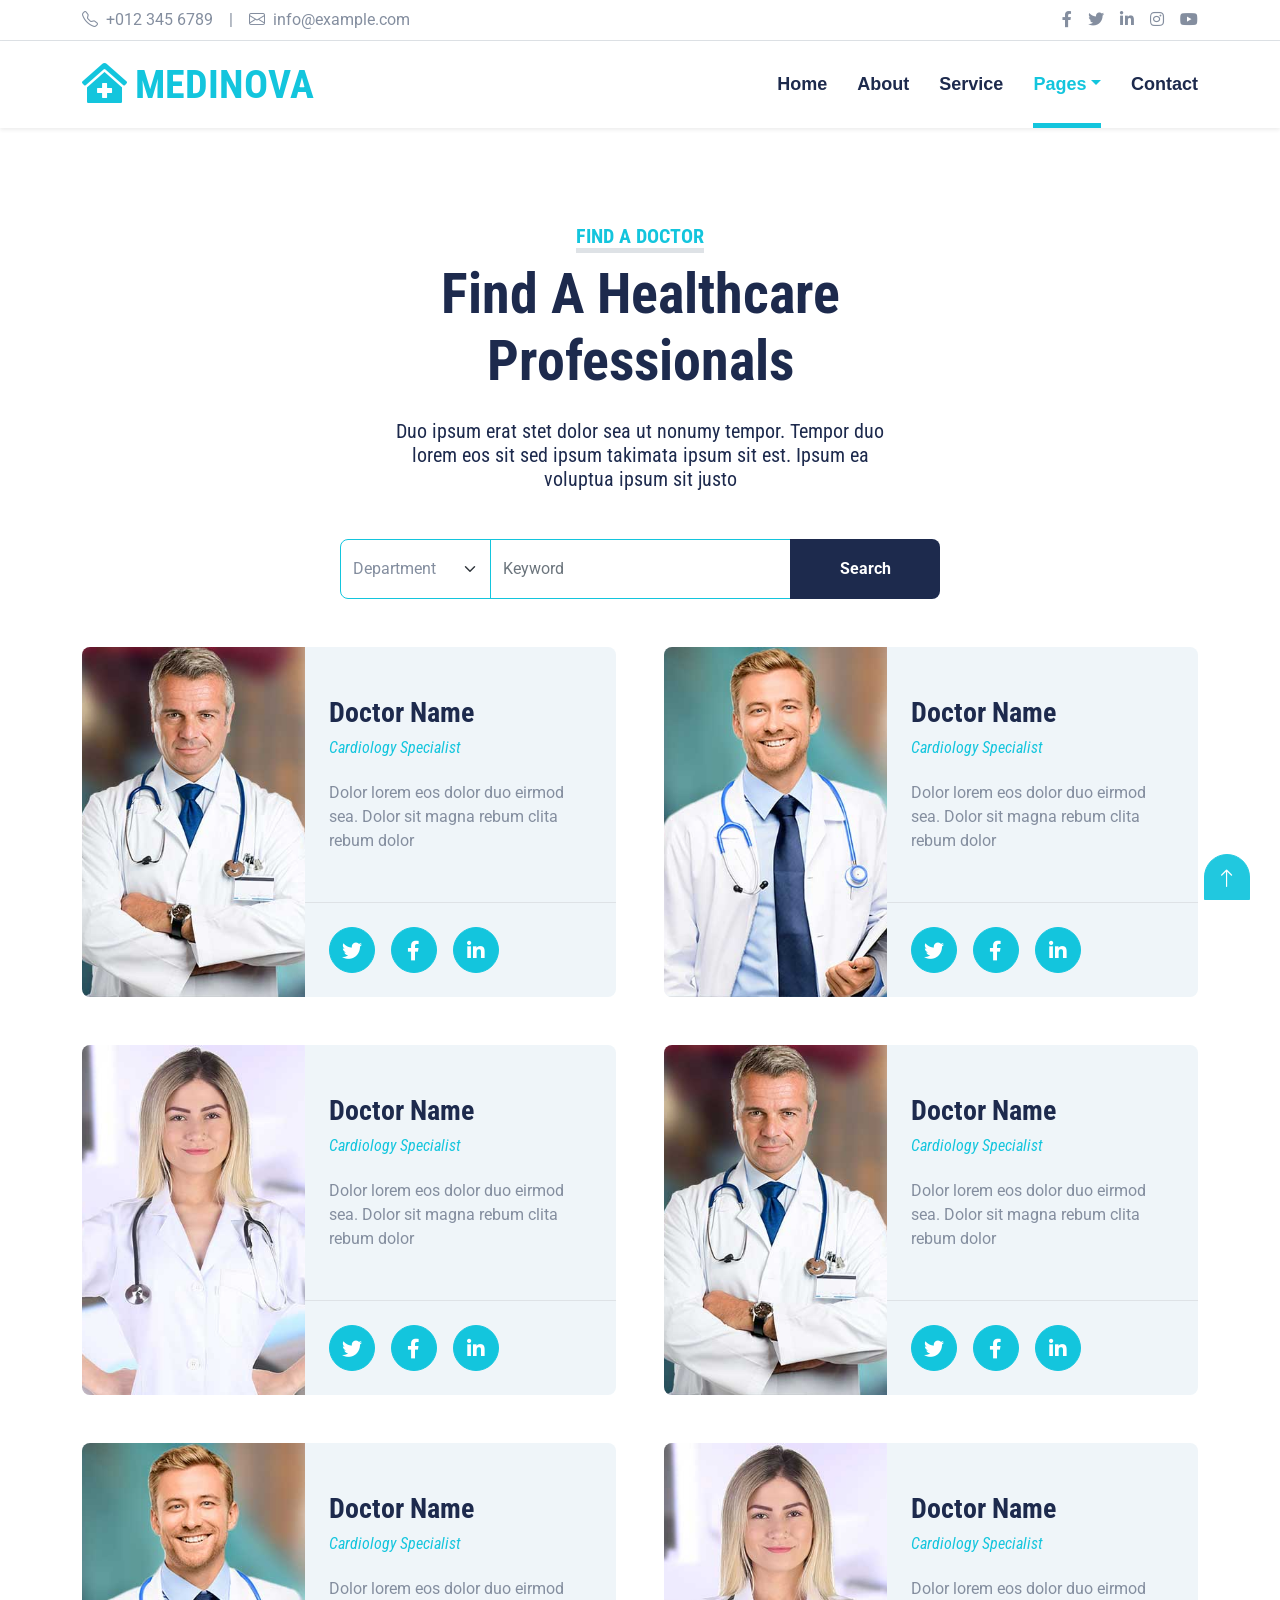
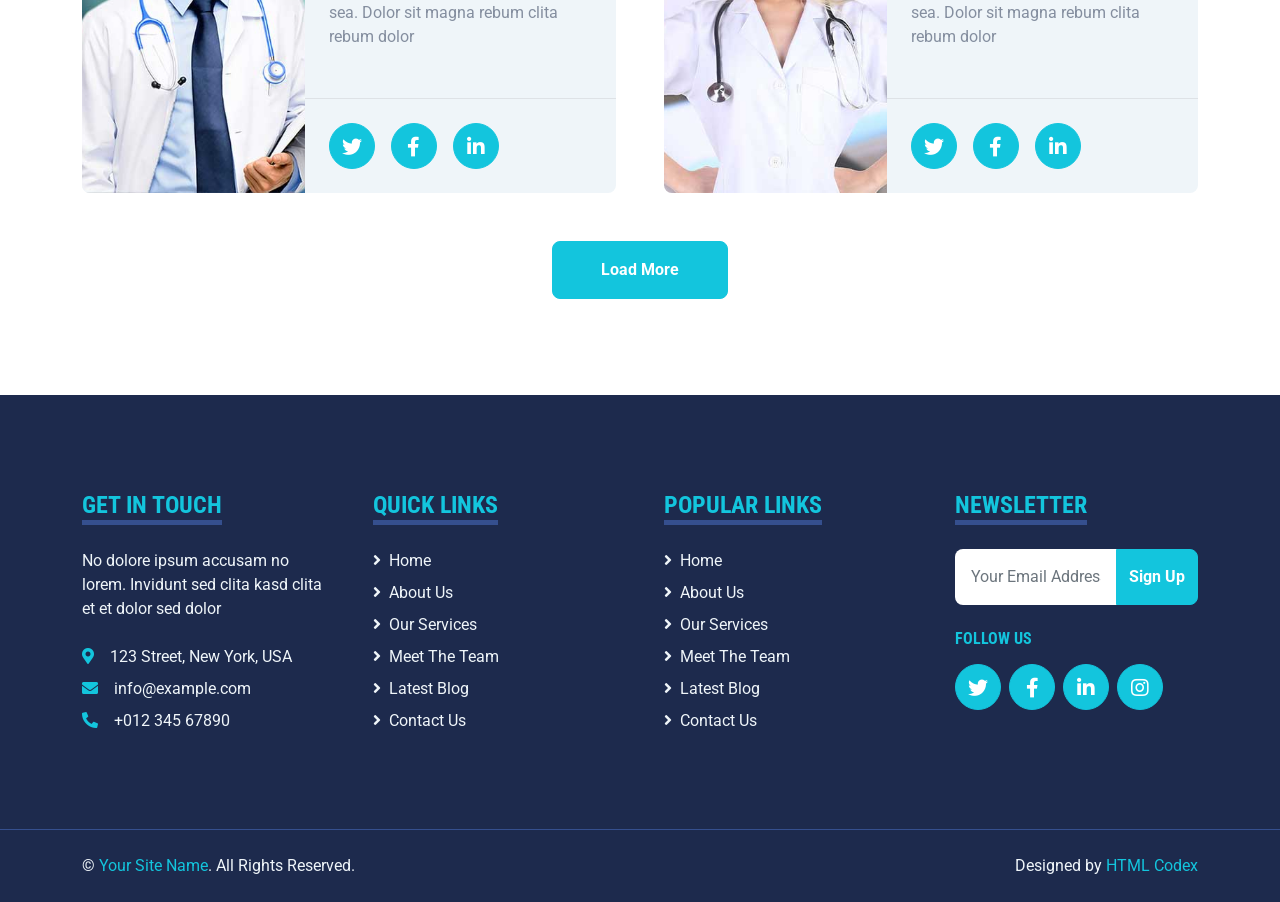
<file: search.html>
<!DOCTYPE html>
<html lang="en">

<head>
    <meta charset="utf-8">
    <title>MEDINOVA - Hospital Website Template</title>
    <meta content="width=device-width, initial-scale=1.0" name="viewport">
    <meta content="Free HTML Templates" name="keywords">
    <meta content="Free HTML Templates" name="description">

    <!-- Favicon -->
    <link href="img/favicon.ico" rel="icon">

    <!-- Google Web Fonts -->
    <link rel="preconnect" href="https://fonts.gstatic.com">
    <link href="https://fonts.googleapis.com/css2?family=Roboto+Condensed:wght@400;700&family=Roboto:wght@400;700&display=swap" rel="stylesheet">  

    <!-- Icon Font Stylesheet -->
    <link href="https://cdnjs.cloudflare.com/ajax/libs/font-awesome/5.15.0/css/all.min.css" rel="stylesheet">
    <link href="https://cdn.jsdelivr.net/npm/bootstrap-icons@1.4.1/font/bootstrap-icons.css" rel="stylesheet">

    <!-- Libraries Stylesheet -->
    <link href="lib/owlcarousel/assets/owl.carousel.min.css" rel="stylesheet">
    <link href="lib/tempusdominus/css/tempusdominus-bootstrap-4.min.css" rel="stylesheet" />

    <!-- Customized Bootstrap Stylesheet -->
    <link href="css/bootstrap.min.css" rel="stylesheet">

    <!-- Template Stylesheet -->
    <link href="css/style.css" rel="stylesheet">
</head>

<body>
    <!-- Topbar Start -->
    <div class="container-fluid py-2 border-bottom d-none d-lg-block">
        <div class="container">
            <div class="row">
                <div class="col-md-6 text-center text-lg-start mb-2 mb-lg-0">
                    <div class="d-inline-flex align-items-center">
                        <a class="text-decoration-none text-body pe-3" href=""><i class="bi bi-telephone me-2"></i>+012 345 6789</a>
                        <span class="text-body">|</span>
                        <a class="text-decoration-none text-body px-3" href=""><i class="bi bi-envelope me-2"></i>info@example.com</a>
                    </div>
                </div>
                <div class="col-md-6 text-center text-lg-end">
                    <div class="d-inline-flex align-items-center">
                        <a class="text-body px-2" href="">
                            <i class="fab fa-facebook-f"></i>
                        </a>
                        <a class="text-body px-2" href="">
                            <i class="fab fa-twitter"></i>
                        </a>
                        <a class="text-body px-2" href="">
                            <i class="fab fa-linkedin-in"></i>
                        </a>
                        <a class="text-body px-2" href="">
                            <i class="fab fa-instagram"></i>
                        </a>
                        <a class="text-body ps-2" href="">
                            <i class="fab fa-youtube"></i>
                        </a>
                    </div>
                </div>
            </div>
        </div>
    </div>
    <!-- Topbar End -->


    <!-- Navbar Start -->
    <div class="container-fluid sticky-top bg-white shadow-sm mb-5">
        <div class="container">
            <nav class="navbar navbar-expand-lg bg-white navbar-light py-3 py-lg-0">
                <a href="index.html" class="navbar-brand">
                    <h1 class="m-0 text-uppercase text-primary"><i class="fa fa-clinic-medical me-2"></i>Medinova</h1>
                </a>
                <button class="navbar-toggler" type="button" data-bs-toggle="collapse" data-bs-target="#navbarCollapse">
                    <span class="navbar-toggler-icon"></span>
                </button>
                <div class="collapse navbar-collapse" id="navbarCollapse">
                    <div class="navbar-nav ms-auto py-0">
                        <a href="index.html" class="nav-item nav-link">Home</a>
                        <a href="about.html" class="nav-item nav-link">About</a>
                        <a href="service.html" class="nav-item nav-link">Service</a>
                        <div class="nav-item dropdown">
                            <a href="#" class="nav-link dropdown-toggle active" data-bs-toggle="dropdown">Pages</a>
                            <div class="dropdown-menu m-0">
                                <a href="blog.html" class="dropdown-item">Blog Grid</a>
                                <a href="team.html" class="dropdown-item">The Team</a>
                                <a href="testimonial.html" class="dropdown-item">Testimonial</a>
                                <a href="appointment.html" class="dropdown-item">Appointment</a>
                                <a href="search.html" class="dropdown-item active">Search</a>
                            </div>
                        </div>
                        <a href="contact.html" class="nav-item nav-link">Contact</a>
                    </div>
                </div>
            </nav>
        </div>
    </div>
    <!-- Navbar End -->


    <!-- Search Start -->
    <div class="container-fluid pt-5">
        <div class="container">
            <div class="text-center mx-auto mb-5" style="max-width: 500px;">
                <h5 class="d-inline-block text-primary text-uppercase border-bottom border-5">Find A Doctor</h5>
                <h1 class="display-4 mb-4">Find A Healthcare Professionals</h1>
                <h5 class="fw-normal">Duo ipsum erat stet dolor sea ut nonumy tempor. Tempor duo lorem eos sit sed ipsum takimata ipsum sit est. Ipsum ea voluptua ipsum sit justo</h5>
            </div>
            <div class="mx-auto" style="width: 100%; max-width: 600px;">
                <div class="input-group">
                    <select class="form-select border-primary w-25" style="height: 60px;">
                        <option selected>Department</option>
                        <option value="1">Department 1</option>
                        <option value="2">Department 2</option>
                        <option value="3">Department 3</option>
                    </select>
                    <input type="text" class="form-control border-primary w-50" placeholder="Keyword">
                    <button class="btn btn-dark border-0 w-25">Search</button>
                </div>
            </div>
        </div>
    </div>
    <!-- Search End -->


    <!-- Search Result Start -->
    <div class="container-fluid py-5">
        <div class="container">
            <div class="row g-5">
                <div class="col-lg-6 team-item">
                    <div class="row g-0 bg-light rounded overflow-hidden">
                        <div class="col-12 col-sm-5 h-100">
                            <img class="img-fluid h-100" src="img/team-1.jpg" style="object-fit: cover;">
                        </div>
                        <div class="col-12 col-sm-7 h-100 d-flex flex-column">
                            <div class="mt-auto p-4">
                                <h3>Doctor Name</h3>
                                <h6 class="fw-normal fst-italic text-primary mb-4">Cardiology Specialist</h6>
                                <p class="m-0">Dolor lorem eos dolor duo eirmod sea. Dolor sit magna rebum clita rebum dolor</p>
                            </div>
                            <div class="d-flex mt-auto border-top p-4">
                                <a class="btn btn-lg btn-primary btn-lg-square rounded-circle me-3" href="#"><i class="fab fa-twitter"></i></a>
                                <a class="btn btn-lg btn-primary btn-lg-square rounded-circle me-3" href="#"><i class="fab fa-facebook-f"></i></a>
                                <a class="btn btn-lg btn-primary btn-lg-square rounded-circle" href="#"><i class="fab fa-linkedin-in"></i></a>
                            </div>
                        </div>
                    </div>
                </div>
                <div class="col-lg-6 team-item">
                    <div class="row g-0 bg-light rounded overflow-hidden">
                        <div class="col-12 col-sm-5 h-100">
                            <img class="img-fluid h-100" src="img/team-2.jpg" style="object-fit: cover;">
                        </div>
                        <div class="col-12 col-sm-7 h-100 d-flex flex-column">
                            <div class="mt-auto p-4">
                                <h3>Doctor Name</h3>
                                <h6 class="fw-normal fst-italic text-primary mb-4">Cardiology Specialist</h6>
                                <p class="m-0">Dolor lorem eos dolor duo eirmod sea. Dolor sit magna rebum clita rebum dolor</p>
                            </div>
                            <div class="d-flex mt-auto border-top p-4">
                                <a class="btn btn-lg btn-primary btn-lg-square rounded-circle me-3" href="#"><i class="fab fa-twitter"></i></a>
                                <a class="btn btn-lg btn-primary btn-lg-square rounded-circle me-3" href="#"><i class="fab fa-facebook-f"></i></a>
                                <a class="btn btn-lg btn-primary btn-lg-square rounded-circle" href="#"><i class="fab fa-linkedin-in"></i></a>
                            </div>
                        </div>
                    </div>
                </div>
                <div class="col-lg-6 team-item">
                    <div class="row g-0 bg-light rounded overflow-hidden">
                        <div class="col-12 col-sm-5 h-100">
                            <img class="img-fluid h-100" src="img/team-3.jpg" style="object-fit: cover;">
                        </div>
                        <div class="col-12 col-sm-7 h-100 d-flex flex-column">
                            <div class="mt-auto p-4">
                                <h3>Doctor Name</h3>
                                <h6 class="fw-normal fst-italic text-primary mb-4">Cardiology Specialist</h6>
                                <p class="m-0">Dolor lorem eos dolor duo eirmod sea. Dolor sit magna rebum clita rebum dolor</p>
                            </div>
                            <div class="d-flex mt-auto border-top p-4">
                                <a class="btn btn-lg btn-primary btn-lg-square rounded-circle me-3" href="#"><i class="fab fa-twitter"></i></a>
                                <a class="btn btn-lg btn-primary btn-lg-square rounded-circle me-3" href="#"><i class="fab fa-facebook-f"></i></a>
                                <a class="btn btn-lg btn-primary btn-lg-square rounded-circle" href="#"><i class="fab fa-linkedin-in"></i></a>
                            </div>
                        </div>
                    </div>
                </div>
                <div class="col-lg-6 team-item">
                    <div class="row g-0 bg-light rounded overflow-hidden">
                        <div class="col-12 col-sm-5 h-100">
                            <img class="img-fluid h-100" src="img/team-1.jpg" style="object-fit: cover;">
                        </div>
                        <div class="col-12 col-sm-7 h-100 d-flex flex-column">
                            <div class="mt-auto p-4">
                                <h3>Doctor Name</h3>
                                <h6 class="fw-normal fst-italic text-primary mb-4">Cardiology Specialist</h6>
                                <p class="m-0">Dolor lorem eos dolor duo eirmod sea. Dolor sit magna rebum clita rebum dolor</p>
                            </div>
                            <div class="d-flex mt-auto border-top p-4">
                                <a class="btn btn-lg btn-primary btn-lg-square rounded-circle me-3" href="#"><i class="fab fa-twitter"></i></a>
                                <a class="btn btn-lg btn-primary btn-lg-square rounded-circle me-3" href="#"><i class="fab fa-facebook-f"></i></a>
                                <a class="btn btn-lg btn-primary btn-lg-square rounded-circle" href="#"><i class="fab fa-linkedin-in"></i></a>
                            </div>
                        </div>
                    </div>
                </div>
                <div class="col-lg-6 team-item">
                    <div class="row g-0 bg-light rounded overflow-hidden">
                        <div class="col-12 col-sm-5 h-100">
                            <img class="img-fluid h-100" src="img/team-2.jpg" style="object-fit: cover;">
                        </div>
                        <div class="col-12 col-sm-7 h-100 d-flex flex-column">
                            <div class="mt-auto p-4">
                                <h3>Doctor Name</h3>
                                <h6 class="fw-normal fst-italic text-primary mb-4">Cardiology Specialist</h6>
                                <p class="m-0">Dolor lorem eos dolor duo eirmod sea. Dolor sit magna rebum clita rebum dolor</p>
                            </div>
                            <div class="d-flex mt-auto border-top p-4">
                                <a class="btn btn-lg btn-primary btn-lg-square rounded-circle me-3" href="#"><i class="fab fa-twitter"></i></a>
                                <a class="btn btn-lg btn-primary btn-lg-square rounded-circle me-3" href="#"><i class="fab fa-facebook-f"></i></a>
                                <a class="btn btn-lg btn-primary btn-lg-square rounded-circle" href="#"><i class="fab fa-linkedin-in"></i></a>
                            </div>
                        </div>
                    </div>
                </div>
                <div class="col-lg-6 team-item">
                    <div class="row g-0 bg-light rounded overflow-hidden">
                        <div class="col-12 col-sm-5 h-100">
                            <img class="img-fluid h-100" src="img/team-3.jpg" style="object-fit: cover;">
                        </div>
                        <div class="col-12 col-sm-7 h-100 d-flex flex-column">
                            <div class="mt-auto p-4">
                                <h3>Doctor Name</h3>
                                <h6 class="fw-normal fst-italic text-primary mb-4">Cardiology Specialist</h6>
                                <p class="m-0">Dolor lorem eos dolor duo eirmod sea. Dolor sit magna rebum clita rebum dolor</p>
                            </div>
                            <div class="d-flex mt-auto border-top p-4">
                                <a class="btn btn-lg btn-primary btn-lg-square rounded-circle me-3" href="#"><i class="fab fa-twitter"></i></a>
                                <a class="btn btn-lg btn-primary btn-lg-square rounded-circle me-3" href="#"><i class="fab fa-facebook-f"></i></a>
                                <a class="btn btn-lg btn-primary btn-lg-square rounded-circle" href="#"><i class="fab fa-linkedin-in"></i></a>
                            </div>
                        </div>
                    </div>
                </div>
                <div class="col-12 text-center">
                    <button class="btn btn-primary py-3 px-5">Load More</button>
                </div>
            </div>
        </div>
    </div>
    <!-- Search Result End -->


    <!-- Footer Start -->
    <div class="container-fluid bg-dark text-light mt-5 py-5">
        <div class="container py-5">
            <div class="row g-5">
                <div class="col-lg-3 col-md-6">
                    <h4 class="d-inline-block text-primary text-uppercase border-bottom border-5 border-secondary mb-4">Get In Touch</h4>
                    <p class="mb-4">No dolore ipsum accusam no lorem. Invidunt sed clita kasd clita et et dolor sed dolor</p>
                    <p class="mb-2"><i class="fa fa-map-marker-alt text-primary me-3"></i>123 Street, New York, USA</p>
                    <p class="mb-2"><i class="fa fa-envelope text-primary me-3"></i>info@example.com</p>
                    <p class="mb-0"><i class="fa fa-phone-alt text-primary me-3"></i>+012 345 67890</p>
                </div>
                <div class="col-lg-3 col-md-6">
                    <h4 class="d-inline-block text-primary text-uppercase border-bottom border-5 border-secondary mb-4">Quick Links</h4>
                    <div class="d-flex flex-column justify-content-start">
                        <a class="text-light mb-2" href="#"><i class="fa fa-angle-right me-2"></i>Home</a>
                        <a class="text-light mb-2" href="#"><i class="fa fa-angle-right me-2"></i>About Us</a>
                        <a class="text-light mb-2" href="#"><i class="fa fa-angle-right me-2"></i>Our Services</a>
                        <a class="text-light mb-2" href="#"><i class="fa fa-angle-right me-2"></i>Meet The Team</a>
                        <a class="text-light mb-2" href="#"><i class="fa fa-angle-right me-2"></i>Latest Blog</a>
                        <a class="text-light" href="#"><i class="fa fa-angle-right me-2"></i>Contact Us</a>
                    </div>
                </div>
                <div class="col-lg-3 col-md-6">
                    <h4 class="d-inline-block text-primary text-uppercase border-bottom border-5 border-secondary mb-4">Popular Links</h4>
                    <div class="d-flex flex-column justify-content-start">
                        <a class="text-light mb-2" href="#"><i class="fa fa-angle-right me-2"></i>Home</a>
                        <a class="text-light mb-2" href="#"><i class="fa fa-angle-right me-2"></i>About Us</a>
                        <a class="text-light mb-2" href="#"><i class="fa fa-angle-right me-2"></i>Our Services</a>
                        <a class="text-light mb-2" href="#"><i class="fa fa-angle-right me-2"></i>Meet The Team</a>
                        <a class="text-light mb-2" href="#"><i class="fa fa-angle-right me-2"></i>Latest Blog</a>
                        <a class="text-light" href="#"><i class="fa fa-angle-right me-2"></i>Contact Us</a>
                    </div>
                </div>
                <div class="col-lg-3 col-md-6">
                    <h4 class="d-inline-block text-primary text-uppercase border-bottom border-5 border-secondary mb-4">Newsletter</h4>
                    <form action="">
                        <div class="input-group">
                            <input type="text" class="form-control p-3 border-0" placeholder="Your Email Address">
                            <button class="btn btn-primary">Sign Up</button>
                        </div>
                    </form>
                    <h6 class="text-primary text-uppercase mt-4 mb-3">Follow Us</h6>
                    <div class="d-flex">
                        <a class="btn btn-lg btn-primary btn-lg-square rounded-circle me-2" href="#"><i class="fab fa-twitter"></i></a>
                        <a class="btn btn-lg btn-primary btn-lg-square rounded-circle me-2" href="#"><i class="fab fa-facebook-f"></i></a>
                        <a class="btn btn-lg btn-primary btn-lg-square rounded-circle me-2" href="#"><i class="fab fa-linkedin-in"></i></a>
                        <a class="btn btn-lg btn-primary btn-lg-square rounded-circle" href="#"><i class="fab fa-instagram"></i></a>
                    </div>
                </div>
            </div>
        </div>
    </div>
    <div class="container-fluid bg-dark text-light border-top border-secondary py-4">
        <div class="container">
            <div class="row g-5">
                <div class="col-md-6 text-center text-md-start">
                    <p class="mb-md-0">&copy; <a class="text-primary" href="#">Your Site Name</a>. All Rights Reserved.</p>
                </div>
                <div class="col-md-6 text-center text-md-end">
                    <!--/*** The author’s attribution link below must remain intact on your website. ***/-->
                    <!--/*** If you wish to remove this credit link, please purchase the Pro Version from https://htmlcodex.com/downloading/?item=1609 . ***/-->
                    <p class="mb-0">Designed by <a class="text-primary" href="https://htmlcodex.com">HTML Codex</a></p>
                </div>
            </div>
        </div>
    </div>
    <!-- Footer End -->


    <!-- Back to Top -->
    <a href="#" class="btn btn-lg btn-primary btn-lg-square back-to-top"><i class="bi bi-arrow-up"></i></a>


    <!-- JavaScript Libraries -->
    <script src="https://code.jquery.com/jquery-3.4.1.min.js"></script>
    <script src="https://cdn.jsdelivr.net/npm/bootstrap@5.0.0/dist/js/bootstrap.bundle.min.js"></script>
    <script src="lib/easing/easing.min.js"></script>
    <script src="lib/waypoints/waypoints.min.js"></script>
    <script src="lib/owlcarousel/owl.carousel.min.js"></script>
    <script src="lib/tempusdominus/js/moment.min.js"></script>
    <script src="lib/tempusdominus/js/moment-timezone.min.js"></script>
    <script src="lib/tempusdominus/js/tempusdominus-bootstrap-4.min.js"></script>

    <!-- Template Javascript -->
    <script src="js/main.js"></script>
</body>

</html>
</file>
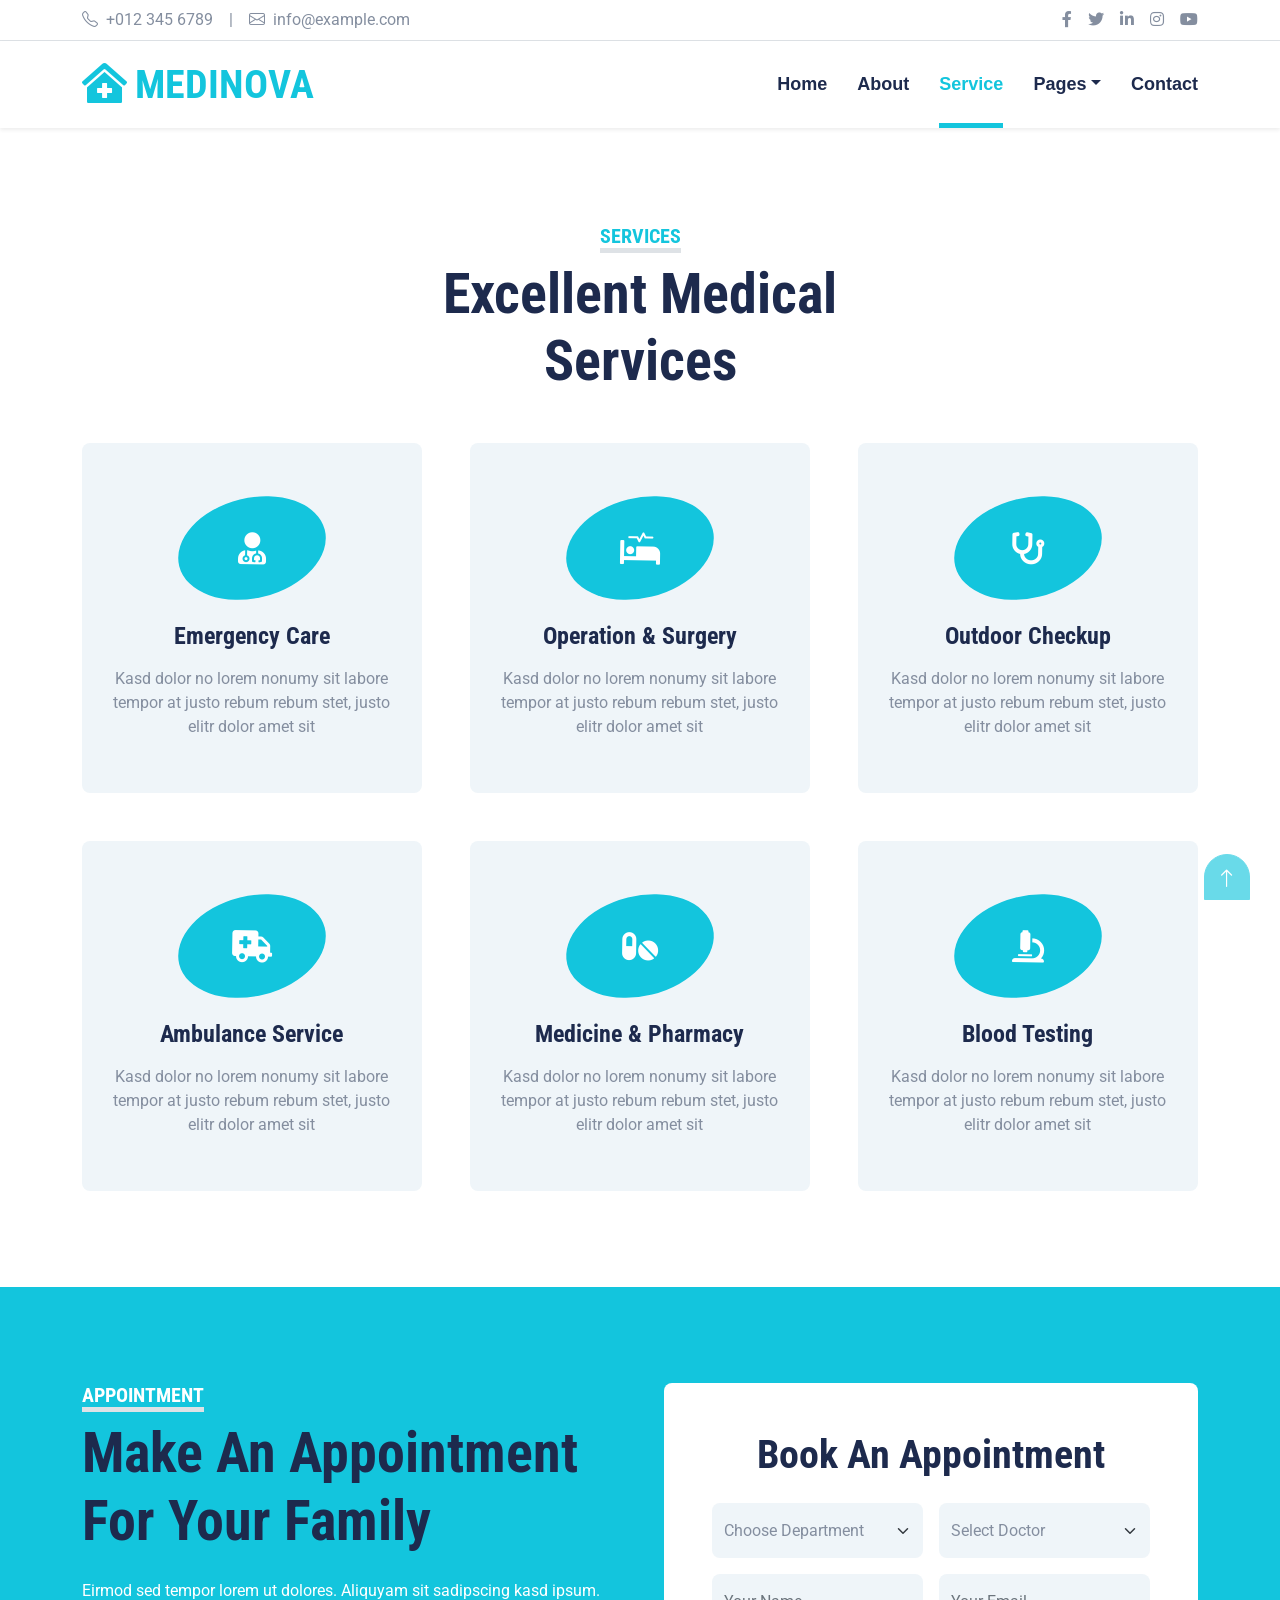
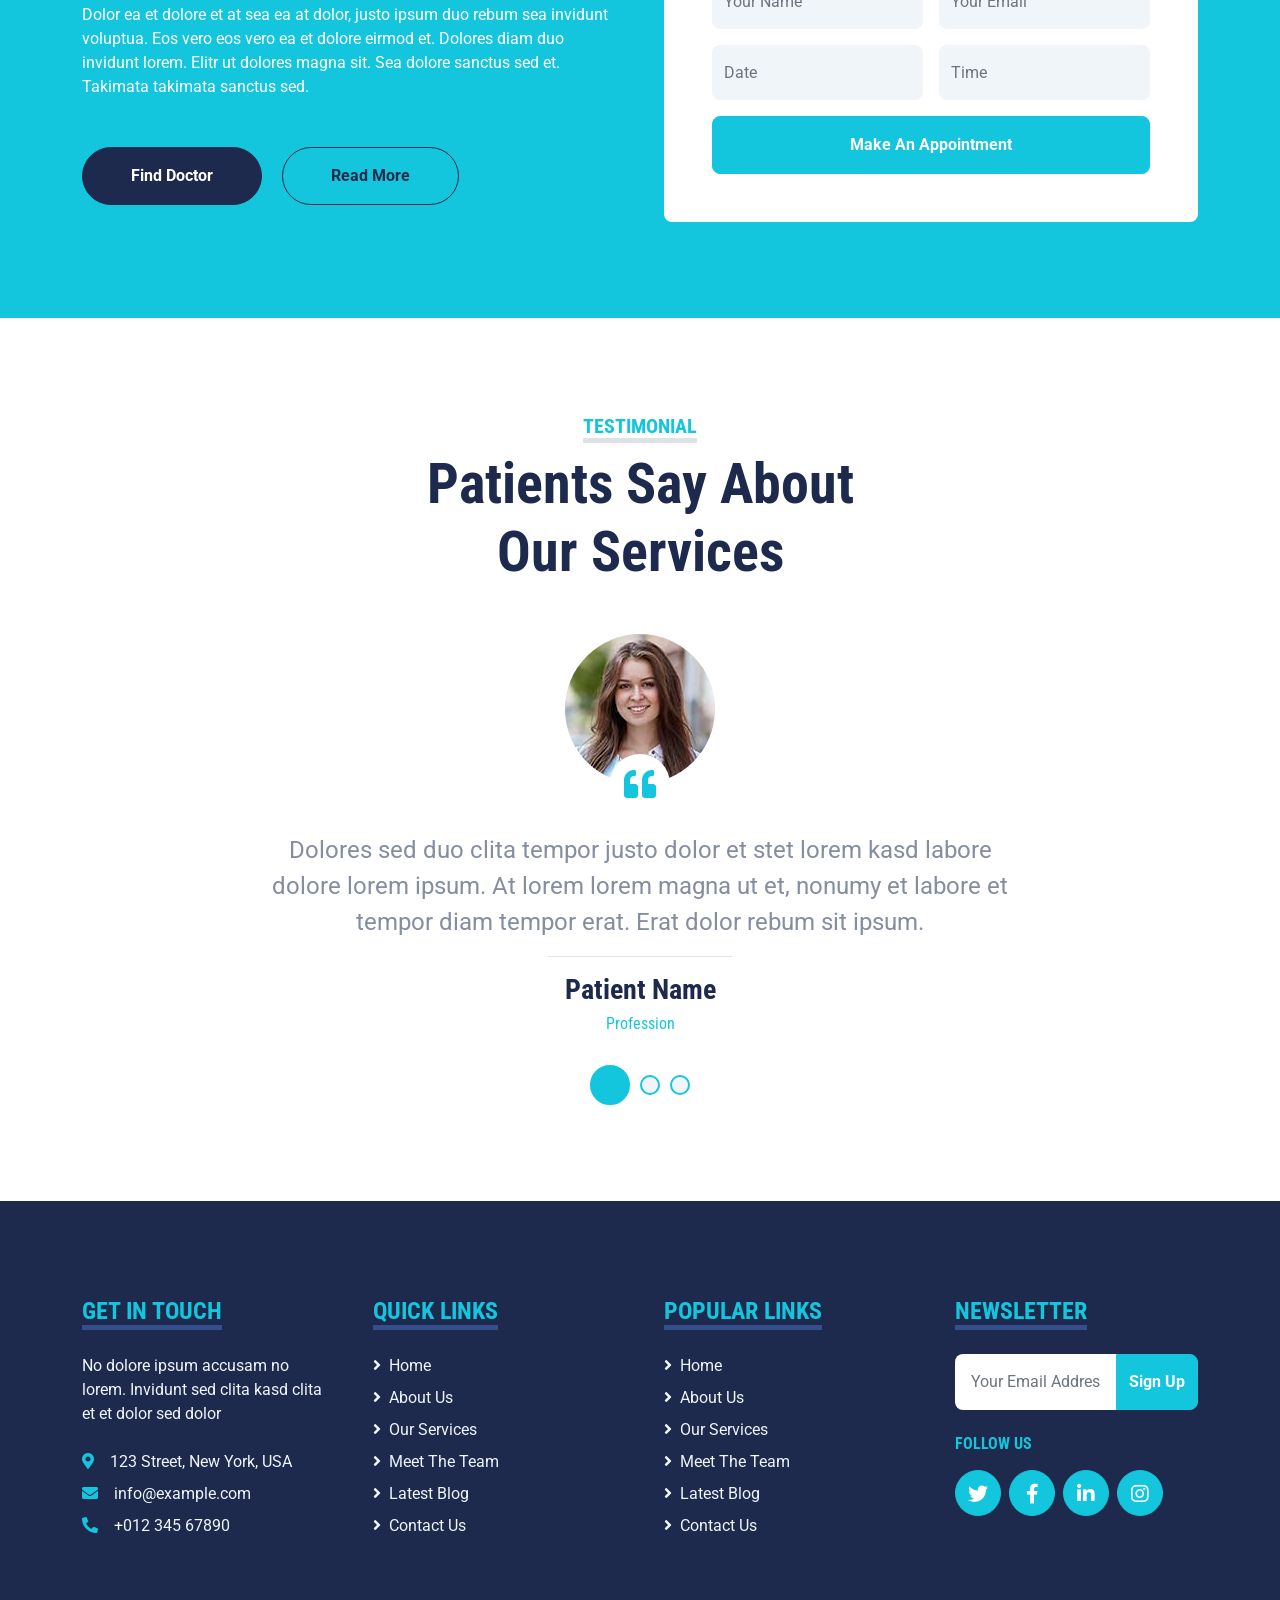
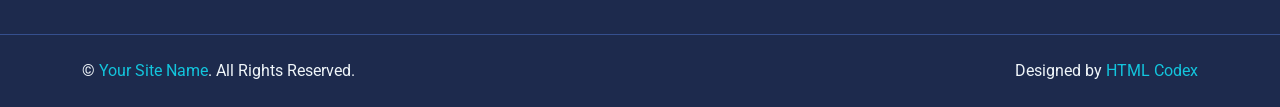
<file: service.html>
<!DOCTYPE html>
<html lang="en">

<head>
    <meta charset="utf-8">
    <title>MEDINOVA - Hospital Website Template</title>
    <meta content="width=device-width, initial-scale=1.0" name="viewport">
    <meta content="Free HTML Templates" name="keywords">
    <meta content="Free HTML Templates" name="description">

    <!-- Favicon -->
    <link href="img/favicon.ico" rel="icon">

    <!-- Google Web Fonts -->
    <link rel="preconnect" href="https://fonts.gstatic.com">
    <link href="https://fonts.googleapis.com/css2?family=Roboto+Condensed:wght@400;700&family=Roboto:wght@400;700&display=swap" rel="stylesheet">  

    <!-- Icon Font Stylesheet -->
    <link href="https://cdnjs.cloudflare.com/ajax/libs/font-awesome/5.15.0/css/all.min.css" rel="stylesheet">
    <link href="https://cdn.jsdelivr.net/npm/bootstrap-icons@1.4.1/font/bootstrap-icons.css" rel="stylesheet">

    <!-- Libraries Stylesheet -->
    <link href="lib/owlcarousel/assets/owl.carousel.min.css" rel="stylesheet">
    <link href="lib/tempusdominus/css/tempusdominus-bootstrap-4.min.css" rel="stylesheet" />

    <!-- Customized Bootstrap Stylesheet -->
    <link href="css/bootstrap.min.css" rel="stylesheet">

    <!-- Template Stylesheet -->
    <link href="css/style.css" rel="stylesheet">
</head>

<body>
    <!-- Topbar Start -->
    <div class="container-fluid py-2 border-bottom d-none d-lg-block">
        <div class="container">
            <div class="row">
                <div class="col-md-6 text-center text-lg-start mb-2 mb-lg-0">
                    <div class="d-inline-flex align-items-center">
                        <a class="text-decoration-none text-body pe-3" href=""><i class="bi bi-telephone me-2"></i>+012 345 6789</a>
                        <span class="text-body">|</span>
                        <a class="text-decoration-none text-body px-3" href=""><i class="bi bi-envelope me-2"></i>info@example.com</a>
                    </div>
                </div>
                <div class="col-md-6 text-center text-lg-end">
                    <div class="d-inline-flex align-items-center">
                        <a class="text-body px-2" href="">
                            <i class="fab fa-facebook-f"></i>
                        </a>
                        <a class="text-body px-2" href="">
                            <i class="fab fa-twitter"></i>
                        </a>
                        <a class="text-body px-2" href="">
                            <i class="fab fa-linkedin-in"></i>
                        </a>
                        <a class="text-body px-2" href="">
                            <i class="fab fa-instagram"></i>
                        </a>
                        <a class="text-body ps-2" href="">
                            <i class="fab fa-youtube"></i>
                        </a>
                    </div>
                </div>
            </div>
        </div>
    </div>
    <!-- Topbar End -->


    <!-- Navbar Start -->
    <div class="container-fluid sticky-top bg-white shadow-sm mb-5">
        <div class="container">
            <nav class="navbar navbar-expand-lg bg-white navbar-light py-3 py-lg-0">
                <a href="index.html" class="navbar-brand">
                    <h1 class="m-0 text-uppercase text-primary"><i class="fa fa-clinic-medical me-2"></i>Medinova</h1>
                </a>
                <button class="navbar-toggler" type="button" data-bs-toggle="collapse" data-bs-target="#navbarCollapse">
                    <span class="navbar-toggler-icon"></span>
                </button>
                <div class="collapse navbar-collapse" id="navbarCollapse">
                    <div class="navbar-nav ms-auto py-0">
                        <a href="index.html" class="nav-item nav-link">Home</a>
                        <a href="about.html" class="nav-item nav-link">About</a>
                        <a href="service.html" class="nav-item nav-link active">Service</a>
                        <div class="nav-item dropdown">
                            <a href="#" class="nav-link dropdown-toggle" data-bs-toggle="dropdown">Pages</a>
                            <div class="dropdown-menu m-0">
                                <a href="blog.html" class="dropdown-item">Blog Grid</a>
                                <a href="team.html" class="dropdown-item">The Team</a>
                                <a href="testimonial.html" class="dropdown-item">Testimonial</a>
                                <a href="appointment.html" class="dropdown-item">Appointment</a>
                                <a href="search.html" class="dropdown-item">Search</a>
                            </div>
                        </div>
                        <a href="contact.html" class="nav-item nav-link">Contact</a>
                    </div>
                </div>
            </nav>
        </div>
    </div>
    <!-- Navbar End -->
    

    <!-- Services Start -->
    <div class="container-fluid py-5">
        <div class="container">
            <div class="text-center mx-auto mb-5" style="max-width: 500px;">
                <h5 class="d-inline-block text-primary text-uppercase border-bottom border-5">Services</h5>
                <h1 class="display-4">Excellent Medical Services</h1>
            </div>
            <div class="row g-5">
                <div class="col-lg-4 col-md-6">
                    <div class="service-item bg-light rounded d-flex flex-column align-items-center justify-content-center text-center">
                        <div class="service-icon mb-4">
                            <i class="fa fa-2x fa-user-md text-white"></i>
                        </div>
                        <h4 class="mb-3">Emergency Care</h4>
                        <p class="m-0">Kasd dolor no lorem nonumy sit labore tempor at justo rebum rebum stet, justo elitr dolor amet sit</p>
                        <a class="btn btn-lg btn-primary rounded-pill" href="">
                            <i class="bi bi-arrow-right"></i>
                        </a>
                    </div>
                </div>
                <div class="col-lg-4 col-md-6">
                    <div class="service-item bg-light rounded d-flex flex-column align-items-center justify-content-center text-center">
                        <div class="service-icon mb-4">
                            <i class="fa fa-2x fa-procedures text-white"></i>
                        </div>
                        <h4 class="mb-3">Operation & Surgery</h4>
                        <p class="m-0">Kasd dolor no lorem nonumy sit labore tempor at justo rebum rebum stet, justo elitr dolor amet sit</p>
                        <a class="btn btn-lg btn-primary rounded-pill" href="">
                            <i class="bi bi-arrow-right"></i>
                        </a>
                    </div>
                </div>
                <div class="col-lg-4 col-md-6">
                    <div class="service-item bg-light rounded d-flex flex-column align-items-center justify-content-center text-center">
                        <div class="service-icon mb-4">
                            <i class="fa fa-2x fa-stethoscope text-white"></i>
                        </div>
                        <h4 class="mb-3">Outdoor Checkup</h4>
                        <p class="m-0">Kasd dolor no lorem nonumy sit labore tempor at justo rebum rebum stet, justo elitr dolor amet sit</p>
                        <a class="btn btn-lg btn-primary rounded-pill" href="">
                            <i class="bi bi-arrow-right"></i>
                        </a>
                    </div>
                </div>
                <div class="col-lg-4 col-md-6">
                    <div class="service-item bg-light rounded d-flex flex-column align-items-center justify-content-center text-center">
                        <div class="service-icon mb-4">
                            <i class="fa fa-2x fa-ambulance text-white"></i>
                        </div>
                        <h4 class="mb-3">Ambulance Service</h4>
                        <p class="m-0">Kasd dolor no lorem nonumy sit labore tempor at justo rebum rebum stet, justo elitr dolor amet sit</p>
                        <a class="btn btn-lg btn-primary rounded-pill" href="">
                            <i class="bi bi-arrow-right"></i>
                        </a>
                    </div>
                </div>
                <div class="col-lg-4 col-md-6">
                    <div class="service-item bg-light rounded d-flex flex-column align-items-center justify-content-center text-center">
                        <div class="service-icon mb-4">
                            <i class="fa fa-2x fa-pills text-white"></i>
                        </div>
                        <h4 class="mb-3">Medicine & Pharmacy</h4>
                        <p class="m-0">Kasd dolor no lorem nonumy sit labore tempor at justo rebum rebum stet, justo elitr dolor amet sit</p>
                        <a class="btn btn-lg btn-primary rounded-pill" href="">
                            <i class="bi bi-arrow-right"></i>
                        </a>
                    </div>
                </div>
                <div class="col-lg-4 col-md-6">
                    <div class="service-item bg-light rounded d-flex flex-column align-items-center justify-content-center text-center">
                        <div class="service-icon mb-4">
                            <i class="fa fa-2x fa-microscope text-white"></i>
                        </div>
                        <h4 class="mb-3">Blood Testing</h4>
                        <p class="m-0">Kasd dolor no lorem nonumy sit labore tempor at justo rebum rebum stet, justo elitr dolor amet sit</p>
                        <a class="btn btn-lg btn-primary rounded-pill" href="">
                            <i class="bi bi-arrow-right"></i>
                        </a>
                    </div>
                </div>
            </div>
        </div>
    </div>
    <!-- Services End -->


    <!-- Appointment Start -->
    <div class="container-fluid bg-primary my-5 py-5">
        <div class="container py-5">
            <div class="row gx-5">
                <div class="col-lg-6 mb-5 mb-lg-0">
                    <div class="mb-4">
                        <h5 class="d-inline-block text-white text-uppercase border-bottom border-5">Appointment</h5>
                        <h1 class="display-4">Make An Appointment For Your Family</h1>
                    </div>
                    <p class="text-white mb-5">Eirmod sed tempor lorem ut dolores. Aliquyam sit sadipscing kasd ipsum. Dolor ea et dolore et at sea ea at dolor, justo ipsum duo rebum sea invidunt voluptua. Eos vero eos vero ea et dolore eirmod et. Dolores diam duo invidunt lorem. Elitr ut dolores magna sit. Sea dolore sanctus sed et. Takimata takimata sanctus sed.</p>
                    <a class="btn btn-dark rounded-pill py-3 px-5 me-3" href="">Find Doctor</a>
                    <a class="btn btn-outline-dark rounded-pill py-3 px-5" href="">Read More</a>
                </div>
                <div class="col-lg-6">
                    <div class="bg-white text-center rounded p-5">
                        <h1 class="mb-4">Book An Appointment</h1>
                        <form>
                            <div class="row g-3">
                                <div class="col-12 col-sm-6">
                                    <select class="form-select bg-light border-0" style="height: 55px;">
                                        <option selected>Choose Department</option>
                                        <option value="1">Department 1</option>
                                        <option value="2">Department 2</option>
                                        <option value="3">Department 3</option>
                                    </select>
                                </div>
                                <div class="col-12 col-sm-6">
                                    <select class="form-select bg-light border-0" style="height: 55px;">
                                        <option selected>Select Doctor</option>
                                        <option value="1">Doctor 1</option>
                                        <option value="2">Doctor 2</option>
                                        <option value="3">Doctor 3</option>
                                    </select>
                                </div>
                                <div class="col-12 col-sm-6">
                                    <input type="text" class="form-control bg-light border-0" placeholder="Your Name" style="height: 55px;">
                                </div>
                                <div class="col-12 col-sm-6">
                                    <input type="email" class="form-control bg-light border-0" placeholder="Your Email" style="height: 55px;">
                                </div>
                                <div class="col-12 col-sm-6">
                                    <div class="date" id="date" data-target-input="nearest">
                                        <input type="text"
                                            class="form-control bg-light border-0 datetimepicker-input"
                                            placeholder="Date" data-target="#date" data-toggle="datetimepicker" style="height: 55px;">
                                    </div>
                                </div>
                                <div class="col-12 col-sm-6">
                                    <div class="time" id="time" data-target-input="nearest">
                                        <input type="text"
                                            class="form-control bg-light border-0 datetimepicker-input"
                                            placeholder="Time" data-target="#time" data-toggle="datetimepicker" style="height: 55px;">
                                    </div>
                                </div>
                                <div class="col-12">
                                    <button class="btn btn-primary w-100 py-3" type="submit">Make An Appointment</button>
                                </div>
                            </div>
                        </form>
                    </div>
                </div>
            </div>
        </div>
    </div>
    <!-- Appointment End -->


    <!-- Testimonial Start -->
    <div class="container-fluid py-5">
        <div class="container">
            <div class="text-center mx-auto mb-5" style="max-width: 500px;">
                <h5 class="d-inline-block text-primary text-uppercase border-bottom border-5">Testimonial</h5>
                <h1 class="display-4">Patients Say About Our Services</h1>
            </div>
            <div class="row justify-content-center">
                <div class="col-lg-8">
                    <div class="owl-carousel testimonial-carousel">
                        <div class="testimonial-item text-center">
                            <div class="position-relative mb-5">
                                <img class="img-fluid rounded-circle mx-auto" src="img/testimonial-1.jpg" alt="">
                                <div class="position-absolute top-100 start-50 translate-middle d-flex align-items-center justify-content-center bg-white rounded-circle" style="width: 60px; height: 60px;">
                                    <i class="fa fa-quote-left fa-2x text-primary"></i>
                                </div>
                            </div>
                            <p class="fs-4 fw-normal">Dolores sed duo clita tempor justo dolor et stet lorem kasd labore dolore lorem ipsum. At lorem lorem magna ut et, nonumy et labore et tempor diam tempor erat. Erat dolor rebum sit ipsum.</p>
                            <hr class="w-25 mx-auto">
                            <h3>Patient Name</h3>
                            <h6 class="fw-normal text-primary mb-3">Profession</h6>
                        </div>
                        <div class="testimonial-item text-center">
                            <div class="position-relative mb-5">
                                <img class="img-fluid rounded-circle mx-auto" src="img/testimonial-2.jpg" alt="">
                                <div class="position-absolute top-100 start-50 translate-middle d-flex align-items-center justify-content-center bg-white rounded-circle" style="width: 60px; height: 60px;">
                                    <i class="fa fa-quote-left fa-2x text-primary"></i>
                                </div>
                            </div>
                            <p class="fs-4 fw-normal">Dolores sed duo clita tempor justo dolor et stet lorem kasd labore dolore lorem ipsum. At lorem lorem magna ut et, nonumy et labore et tempor diam tempor erat. Erat dolor rebum sit ipsum.</p>
                            <hr class="w-25 mx-auto">
                            <h3>Patient Name</h3>
                            <h6 class="fw-normal text-primary mb-3">Profession</h6>
                        </div>
                        <div class="testimonial-item text-center">
                            <div class="position-relative mb-5">
                                <img class="img-fluid rounded-circle mx-auto" src="img/testimonial-3.jpg" alt="">
                                <div class="position-absolute top-100 start-50 translate-middle d-flex align-items-center justify-content-center bg-white rounded-circle" style="width: 60px; height: 60px;">
                                    <i class="fa fa-quote-left fa-2x text-primary"></i>
                                </div>
                            </div>
                            <p class="fs-4 fw-normal">Dolores sed duo clita tempor justo dolor et stet lorem kasd labore dolore lorem ipsum. At lorem lorem magna ut et, nonumy et labore et tempor diam tempor erat. Erat dolor rebum sit ipsum.</p>
                            <hr class="w-25 mx-auto">
                            <h3>Patient Name</h3>
                            <h6 class="fw-normal text-primary mb-3">Profession</h6>
                        </div>
                    </div>
                </div>
            </div>
        </div>
    </div>
    <!-- Testimonial End -->


    <!-- Footer Start -->
    <div class="container-fluid bg-dark text-light mt-5 py-5">
        <div class="container py-5">
            <div class="row g-5">
                <div class="col-lg-3 col-md-6">
                    <h4 class="d-inline-block text-primary text-uppercase border-bottom border-5 border-secondary mb-4">Get In Touch</h4>
                    <p class="mb-4">No dolore ipsum accusam no lorem. Invidunt sed clita kasd clita et et dolor sed dolor</p>
                    <p class="mb-2"><i class="fa fa-map-marker-alt text-primary me-3"></i>123 Street, New York, USA</p>
                    <p class="mb-2"><i class="fa fa-envelope text-primary me-3"></i>info@example.com</p>
                    <p class="mb-0"><i class="fa fa-phone-alt text-primary me-3"></i>+012 345 67890</p>
                </div>
                <div class="col-lg-3 col-md-6">
                    <h4 class="d-inline-block text-primary text-uppercase border-bottom border-5 border-secondary mb-4">Quick Links</h4>
                    <div class="d-flex flex-column justify-content-start">
                        <a class="text-light mb-2" href="#"><i class="fa fa-angle-right me-2"></i>Home</a>
                        <a class="text-light mb-2" href="#"><i class="fa fa-angle-right me-2"></i>About Us</a>
                        <a class="text-light mb-2" href="#"><i class="fa fa-angle-right me-2"></i>Our Services</a>
                        <a class="text-light mb-2" href="#"><i class="fa fa-angle-right me-2"></i>Meet The Team</a>
                        <a class="text-light mb-2" href="#"><i class="fa fa-angle-right me-2"></i>Latest Blog</a>
                        <a class="text-light" href="#"><i class="fa fa-angle-right me-2"></i>Contact Us</a>
                    </div>
                </div>
                <div class="col-lg-3 col-md-6">
                    <h4 class="d-inline-block text-primary text-uppercase border-bottom border-5 border-secondary mb-4">Popular Links</h4>
                    <div class="d-flex flex-column justify-content-start">
                        <a class="text-light mb-2" href="#"><i class="fa fa-angle-right me-2"></i>Home</a>
                        <a class="text-light mb-2" href="#"><i class="fa fa-angle-right me-2"></i>About Us</a>
                        <a class="text-light mb-2" href="#"><i class="fa fa-angle-right me-2"></i>Our Services</a>
                        <a class="text-light mb-2" href="#"><i class="fa fa-angle-right me-2"></i>Meet The Team</a>
                        <a class="text-light mb-2" href="#"><i class="fa fa-angle-right me-2"></i>Latest Blog</a>
                        <a class="text-light" href="#"><i class="fa fa-angle-right me-2"></i>Contact Us</a>
                    </div>
                </div>
                <div class="col-lg-3 col-md-6">
                    <h4 class="d-inline-block text-primary text-uppercase border-bottom border-5 border-secondary mb-4">Newsletter</h4>
                    <form action="">
                        <div class="input-group">
                            <input type="text" class="form-control p-3 border-0" placeholder="Your Email Address">
                            <button class="btn btn-primary">Sign Up</button>
                        </div>
                    </form>
                    <h6 class="text-primary text-uppercase mt-4 mb-3">Follow Us</h6>
                    <div class="d-flex">
                        <a class="btn btn-lg btn-primary btn-lg-square rounded-circle me-2" href="#"><i class="fab fa-twitter"></i></a>
                        <a class="btn btn-lg btn-primary btn-lg-square rounded-circle me-2" href="#"><i class="fab fa-facebook-f"></i></a>
                        <a class="btn btn-lg btn-primary btn-lg-square rounded-circle me-2" href="#"><i class="fab fa-linkedin-in"></i></a>
                        <a class="btn btn-lg btn-primary btn-lg-square rounded-circle" href="#"><i class="fab fa-instagram"></i></a>
                    </div>
                </div>
            </div>
        </div>
    </div>
    <div class="container-fluid bg-dark text-light border-top border-secondary py-4">
        <div class="container">
            <div class="row g-5">
                <div class="col-md-6 text-center text-md-start">
                    <p class="mb-md-0">&copy; <a class="text-primary" href="#">Your Site Name</a>. All Rights Reserved.</p>
                </div>
                <div class="col-md-6 text-center text-md-end">
                    <!--/*** The author’s attribution link below must remain intact on your website. ***/-->
                    <!--/*** If you wish to remove this credit link, please purchase the Pro Version from https://htmlcodex.com/downloading/?item=1609 . ***/-->
                    <p class="mb-0">Designed by <a class="text-primary" href="https://htmlcodex.com">HTML Codex</a></p>
                </div>
            </div>
        </div>
    </div>
    <!-- Footer End -->


    <!-- Back to Top -->
    <a href="#" class="btn btn-lg btn-primary btn-lg-square back-to-top"><i class="bi bi-arrow-up"></i></a>


    <!-- JavaScript Libraries -->
    <script src="https://code.jquery.com/jquery-3.4.1.min.js"></script>
    <script src="https://cdn.jsdelivr.net/npm/bootstrap@5.0.0/dist/js/bootstrap.bundle.min.js"></script>
    <script src="lib/easing/easing.min.js"></script>
    <script src="lib/waypoints/waypoints.min.js"></script>
    <script src="lib/owlcarousel/owl.carousel.min.js"></script>
    <script src="lib/tempusdominus/js/moment.min.js"></script>
    <script src="lib/tempusdominus/js/moment-timezone.min.js"></script>
    <script src="lib/tempusdominus/js/tempusdominus-bootstrap-4.min.js"></script>

    <!-- Template Javascript -->
    <script src="js/main.js"></script>
</body>

</html>
</file>
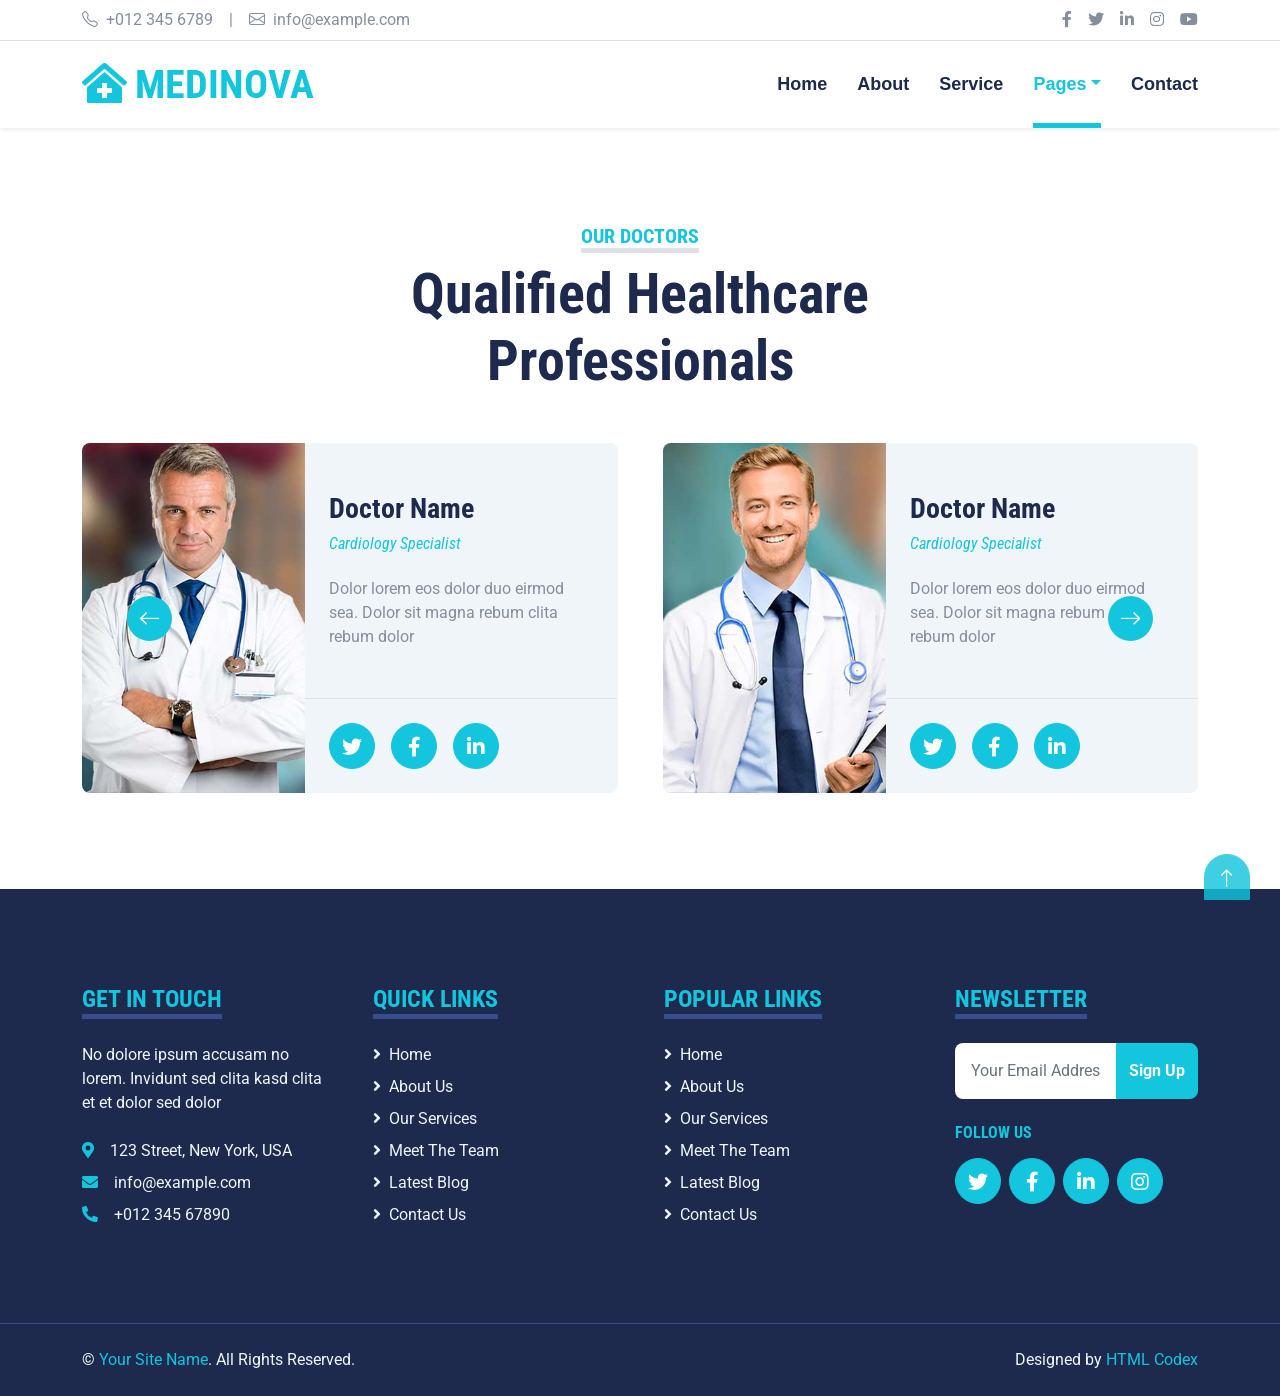
<file: team.html>
<!DOCTYPE html>
<html lang="en">

<head>
    <meta charset="utf-8">
    <title>MEDINOVA - Hospital Website Template</title>
    <meta content="width=device-width, initial-scale=1.0" name="viewport">
    <meta content="Free HTML Templates" name="keywords">
    <meta content="Free HTML Templates" name="description">

    <!-- Favicon -->
    <link href="img/favicon.ico" rel="icon">

    <!-- Google Web Fonts -->
    <link rel="preconnect" href="https://fonts.gstatic.com">
    <link href="https://fonts.googleapis.com/css2?family=Roboto+Condensed:wght@400;700&family=Roboto:wght@400;700&display=swap" rel="stylesheet">  

    <!-- Icon Font Stylesheet -->
    <link href="https://cdnjs.cloudflare.com/ajax/libs/font-awesome/5.15.0/css/all.min.css" rel="stylesheet">
    <link href="https://cdn.jsdelivr.net/npm/bootstrap-icons@1.4.1/font/bootstrap-icons.css" rel="stylesheet">

    <!-- Libraries Stylesheet -->
    <link href="lib/owlcarousel/assets/owl.carousel.min.css" rel="stylesheet">
    <link href="lib/tempusdominus/css/tempusdominus-bootstrap-4.min.css" rel="stylesheet" />

    <!-- Customized Bootstrap Stylesheet -->
    <link href="css/bootstrap.min.css" rel="stylesheet">

    <!-- Template Stylesheet -->
    <link href="css/style.css" rel="stylesheet">
</head>

<body>
    <!-- Topbar Start -->
    <div class="container-fluid py-2 border-bottom d-none d-lg-block">
        <div class="container">
            <div class="row">
                <div class="col-md-6 text-center text-lg-start mb-2 mb-lg-0">
                    <div class="d-inline-flex align-items-center">
                        <a class="text-decoration-none text-body pe-3" href=""><i class="bi bi-telephone me-2"></i>+012 345 6789</a>
                        <span class="text-body">|</span>
                        <a class="text-decoration-none text-body px-3" href=""><i class="bi bi-envelope me-2"></i>info@example.com</a>
                    </div>
                </div>
                <div class="col-md-6 text-center text-lg-end">
                    <div class="d-inline-flex align-items-center">
                        <a class="text-body px-2" href="">
                            <i class="fab fa-facebook-f"></i>
                        </a>
                        <a class="text-body px-2" href="">
                            <i class="fab fa-twitter"></i>
                        </a>
                        <a class="text-body px-2" href="">
                            <i class="fab fa-linkedin-in"></i>
                        </a>
                        <a class="text-body px-2" href="">
                            <i class="fab fa-instagram"></i>
                        </a>
                        <a class="text-body ps-2" href="">
                            <i class="fab fa-youtube"></i>
                        </a>
                    </div>
                </div>
            </div>
        </div>
    </div>
    <!-- Topbar End -->


    <!-- Navbar Start -->
    <div class="container-fluid sticky-top bg-white shadow-sm mb-5">
        <div class="container">
            <nav class="navbar navbar-expand-lg bg-white navbar-light py-3 py-lg-0">
                <a href="index.html" class="navbar-brand">
                    <h1 class="m-0 text-uppercase text-primary"><i class="fa fa-clinic-medical me-2"></i>Medinova</h1>
                </a>
                <button class="navbar-toggler" type="button" data-bs-toggle="collapse" data-bs-target="#navbarCollapse">
                    <span class="navbar-toggler-icon"></span>
                </button>
                <div class="collapse navbar-collapse" id="navbarCollapse">
                    <div class="navbar-nav ms-auto py-0">
                        <a href="index.html" class="nav-item nav-link">Home</a>
                        <a href="about.html" class="nav-item nav-link">About</a>
                        <a href="service.html" class="nav-item nav-link">Service</a>
                        <div class="nav-item dropdown">
                            <a href="#" class="nav-link dropdown-toggle active" data-bs-toggle="dropdown">Pages</a>
                            <div class="dropdown-menu m-0">
                                <a href="blog.html" class="dropdown-item">Blog Grid</a>
                                <a href="team.html" class="dropdown-item active">The Team</a>
                                <a href="testimonial.html" class="dropdown-item">Testimonial</a>
                                <a href="appointment.html" class="dropdown-item">Appointment</a>
                                <a href="search.html" class="dropdown-item">Search</a>
                            </div>
                        </div>
                        <a href="contact.html" class="nav-item nav-link">Contact</a>
                    </div>
                </div>
            </nav>
        </div>
    </div>
    <!-- Navbar End -->


    <!-- Team Start -->
    <div class="container-fluid py-5">
        <div class="container">
            <div class="text-center mx-auto mb-5" style="max-width: 500px;">
                <h5 class="d-inline-block text-primary text-uppercase border-bottom border-5">Our Doctors</h5>
                <h1 class="display-4">Qualified Healthcare Professionals</h1>
            </div>
            <div class="owl-carousel team-carousel position-relative">
                <div class="team-item">
                    <div class="row g-0 bg-light rounded overflow-hidden">
                        <div class="col-12 col-sm-5 h-100">
                            <img class="img-fluid h-100" src="img/team-1.jpg" style="object-fit: cover;">
                        </div>
                        <div class="col-12 col-sm-7 h-100 d-flex flex-column">
                            <div class="mt-auto p-4">
                                <h3>Doctor Name</h3>
                                <h6 class="fw-normal fst-italic text-primary mb-4">Cardiology Specialist</h6>
                                <p class="m-0">Dolor lorem eos dolor duo eirmod sea. Dolor sit magna rebum clita rebum dolor</p>
                            </div>
                            <div class="d-flex mt-auto border-top p-4">
                                <a class="btn btn-lg btn-primary btn-lg-square rounded-circle me-3" href="#"><i class="fab fa-twitter"></i></a>
                                <a class="btn btn-lg btn-primary btn-lg-square rounded-circle me-3" href="#"><i class="fab fa-facebook-f"></i></a>
                                <a class="btn btn-lg btn-primary btn-lg-square rounded-circle" href="#"><i class="fab fa-linkedin-in"></i></a>
                            </div>
                        </div>
                    </div>
                </div>
                <div class="team-item">
                    <div class="row g-0 bg-light rounded overflow-hidden">
                        <div class="col-12 col-sm-5 h-100">
                            <img class="img-fluid h-100" src="img/team-2.jpg" style="object-fit: cover;">
                        </div>
                        <div class="col-12 col-sm-7 h-100 d-flex flex-column">
                            <div class="mt-auto p-4">
                                <h3>Doctor Name</h3>
                                <h6 class="fw-normal fst-italic text-primary mb-4">Cardiology Specialist</h6>
                                <p class="m-0">Dolor lorem eos dolor duo eirmod sea. Dolor sit magna rebum clita rebum dolor</p>
                            </div>
                            <div class="d-flex mt-auto border-top p-4">
                                <a class="btn btn-lg btn-primary btn-lg-square rounded-circle me-3" href="#"><i class="fab fa-twitter"></i></a>
                                <a class="btn btn-lg btn-primary btn-lg-square rounded-circle me-3" href="#"><i class="fab fa-facebook-f"></i></a>
                                <a class="btn btn-lg btn-primary btn-lg-square rounded-circle" href="#"><i class="fab fa-linkedin-in"></i></a>
                            </div>
                        </div>
                    </div>
                </div>
                <div class="team-item">
                    <div class="row g-0 bg-light rounded overflow-hidden">
                        <div class="col-12 col-sm-5 h-100">
                            <img class="img-fluid h-100" src="img/team-3.jpg" style="object-fit: cover;">
                        </div>
                        <div class="col-12 col-sm-7 h-100 d-flex flex-column">
                            <div class="mt-auto p-4">
                                <h3>Doctor Name</h3>
                                <h6 class="fw-normal fst-italic text-primary mb-4">Cardiology Specialist</h6>
                                <p class="m-0">Dolor lorem eos dolor duo eirmod sea. Dolor sit magna rebum clita rebum dolor</p>
                            </div>
                            <div class="d-flex mt-auto border-top p-4">
                                <a class="btn btn-lg btn-primary btn-lg-square rounded-circle me-3" href="#"><i class="fab fa-twitter"></i></a>
                                <a class="btn btn-lg btn-primary btn-lg-square rounded-circle me-3" href="#"><i class="fab fa-facebook-f"></i></a>
                                <a class="btn btn-lg btn-primary btn-lg-square rounded-circle" href="#"><i class="fab fa-linkedin-in"></i></a>
                            </div>
                        </div>
                    </div>
                </div>
            </div>
        </div>
    </div>
    <!-- Team End -->


    <!-- Footer Start -->
    <div class="container-fluid bg-dark text-light mt-5 py-5">
        <div class="container py-5">
            <div class="row g-5">
                <div class="col-lg-3 col-md-6">
                    <h4 class="d-inline-block text-primary text-uppercase border-bottom border-5 border-secondary mb-4">Get In Touch</h4>
                    <p class="mb-4">No dolore ipsum accusam no lorem. Invidunt sed clita kasd clita et et dolor sed dolor</p>
                    <p class="mb-2"><i class="fa fa-map-marker-alt text-primary me-3"></i>123 Street, New York, USA</p>
                    <p class="mb-2"><i class="fa fa-envelope text-primary me-3"></i>info@example.com</p>
                    <p class="mb-0"><i class="fa fa-phone-alt text-primary me-3"></i>+012 345 67890</p>
                </div>
                <div class="col-lg-3 col-md-6">
                    <h4 class="d-inline-block text-primary text-uppercase border-bottom border-5 border-secondary mb-4">Quick Links</h4>
                    <div class="d-flex flex-column justify-content-start">
                        <a class="text-light mb-2" href="#"><i class="fa fa-angle-right me-2"></i>Home</a>
                        <a class="text-light mb-2" href="#"><i class="fa fa-angle-right me-2"></i>About Us</a>
                        <a class="text-light mb-2" href="#"><i class="fa fa-angle-right me-2"></i>Our Services</a>
                        <a class="text-light mb-2" href="#"><i class="fa fa-angle-right me-2"></i>Meet The Team</a>
                        <a class="text-light mb-2" href="#"><i class="fa fa-angle-right me-2"></i>Latest Blog</a>
                        <a class="text-light" href="#"><i class="fa fa-angle-right me-2"></i>Contact Us</a>
                    </div>
                </div>
                <div class="col-lg-3 col-md-6">
                    <h4 class="d-inline-block text-primary text-uppercase border-bottom border-5 border-secondary mb-4">Popular Links</h4>
                    <div class="d-flex flex-column justify-content-start">
                        <a class="text-light mb-2" href="#"><i class="fa fa-angle-right me-2"></i>Home</a>
                        <a class="text-light mb-2" href="#"><i class="fa fa-angle-right me-2"></i>About Us</a>
                        <a class="text-light mb-2" href="#"><i class="fa fa-angle-right me-2"></i>Our Services</a>
                        <a class="text-light mb-2" href="#"><i class="fa fa-angle-right me-2"></i>Meet The Team</a>
                        <a class="text-light mb-2" href="#"><i class="fa fa-angle-right me-2"></i>Latest Blog</a>
                        <a class="text-light" href="#"><i class="fa fa-angle-right me-2"></i>Contact Us</a>
                    </div>
                </div>
                <div class="col-lg-3 col-md-6">
                    <h4 class="d-inline-block text-primary text-uppercase border-bottom border-5 border-secondary mb-4">Newsletter</h4>
                    <form action="">
                        <div class="input-group">
                            <input type="text" class="form-control p-3 border-0" placeholder="Your Email Address">
                            <button class="btn btn-primary">Sign Up</button>
                        </div>
                    </form>
                    <h6 class="text-primary text-uppercase mt-4 mb-3">Follow Us</h6>
                    <div class="d-flex">
                        <a class="btn btn-lg btn-primary btn-lg-square rounded-circle me-2" href="#"><i class="fab fa-twitter"></i></a>
                        <a class="btn btn-lg btn-primary btn-lg-square rounded-circle me-2" href="#"><i class="fab fa-facebook-f"></i></a>
                        <a class="btn btn-lg btn-primary btn-lg-square rounded-circle me-2" href="#"><i class="fab fa-linkedin-in"></i></a>
                        <a class="btn btn-lg btn-primary btn-lg-square rounded-circle" href="#"><i class="fab fa-instagram"></i></a>
                    </div>
                </div>
            </div>
        </div>
    </div>
    <div class="container-fluid bg-dark text-light border-top border-secondary py-4">
        <div class="container">
            <div class="row g-5">
                <div class="col-md-6 text-center text-md-start">
                    <p class="mb-md-0">&copy; <a class="text-primary" href="#">Your Site Name</a>. All Rights Reserved.</p>
                </div>
                <div class="col-md-6 text-center text-md-end">
                    <!--/*** The author’s attribution link below must remain intact on your website. ***/-->
                    <!--/*** If you wish to remove this credit link, please purchase the Pro Version from https://htmlcodex.com/downloading/?item=1609 . ***/-->
                    <p class="mb-0">Designed by <a class="text-primary" href="https://htmlcodex.com">HTML Codex</a></p>
                </div>
            </div>
        </div>
    </div>
    <!-- Footer End -->


    <!-- Back to Top -->
    <a href="#" class="btn btn-lg btn-primary btn-lg-square back-to-top"><i class="bi bi-arrow-up"></i></a>


    <!-- JavaScript Libraries -->
    <script src="https://code.jquery.com/jquery-3.4.1.min.js"></script>
    <script src="https://cdn.jsdelivr.net/npm/bootstrap@5.0.0/dist/js/bootstrap.bundle.min.js"></script>
    <script src="lib/easing/easing.min.js"></script>
    <script src="lib/waypoints/waypoints.min.js"></script>
    <script src="lib/owlcarousel/owl.carousel.min.js"></script>
    <script src="lib/tempusdominus/js/moment.min.js"></script>
    <script src="lib/tempusdominus/js/moment-timezone.min.js"></script>
    <script src="lib/tempusdominus/js/tempusdominus-bootstrap-4.min.js"></script>

    <!-- Template Javascript -->
    <script src="js/main.js"></script>
</body>

</html>
</file>
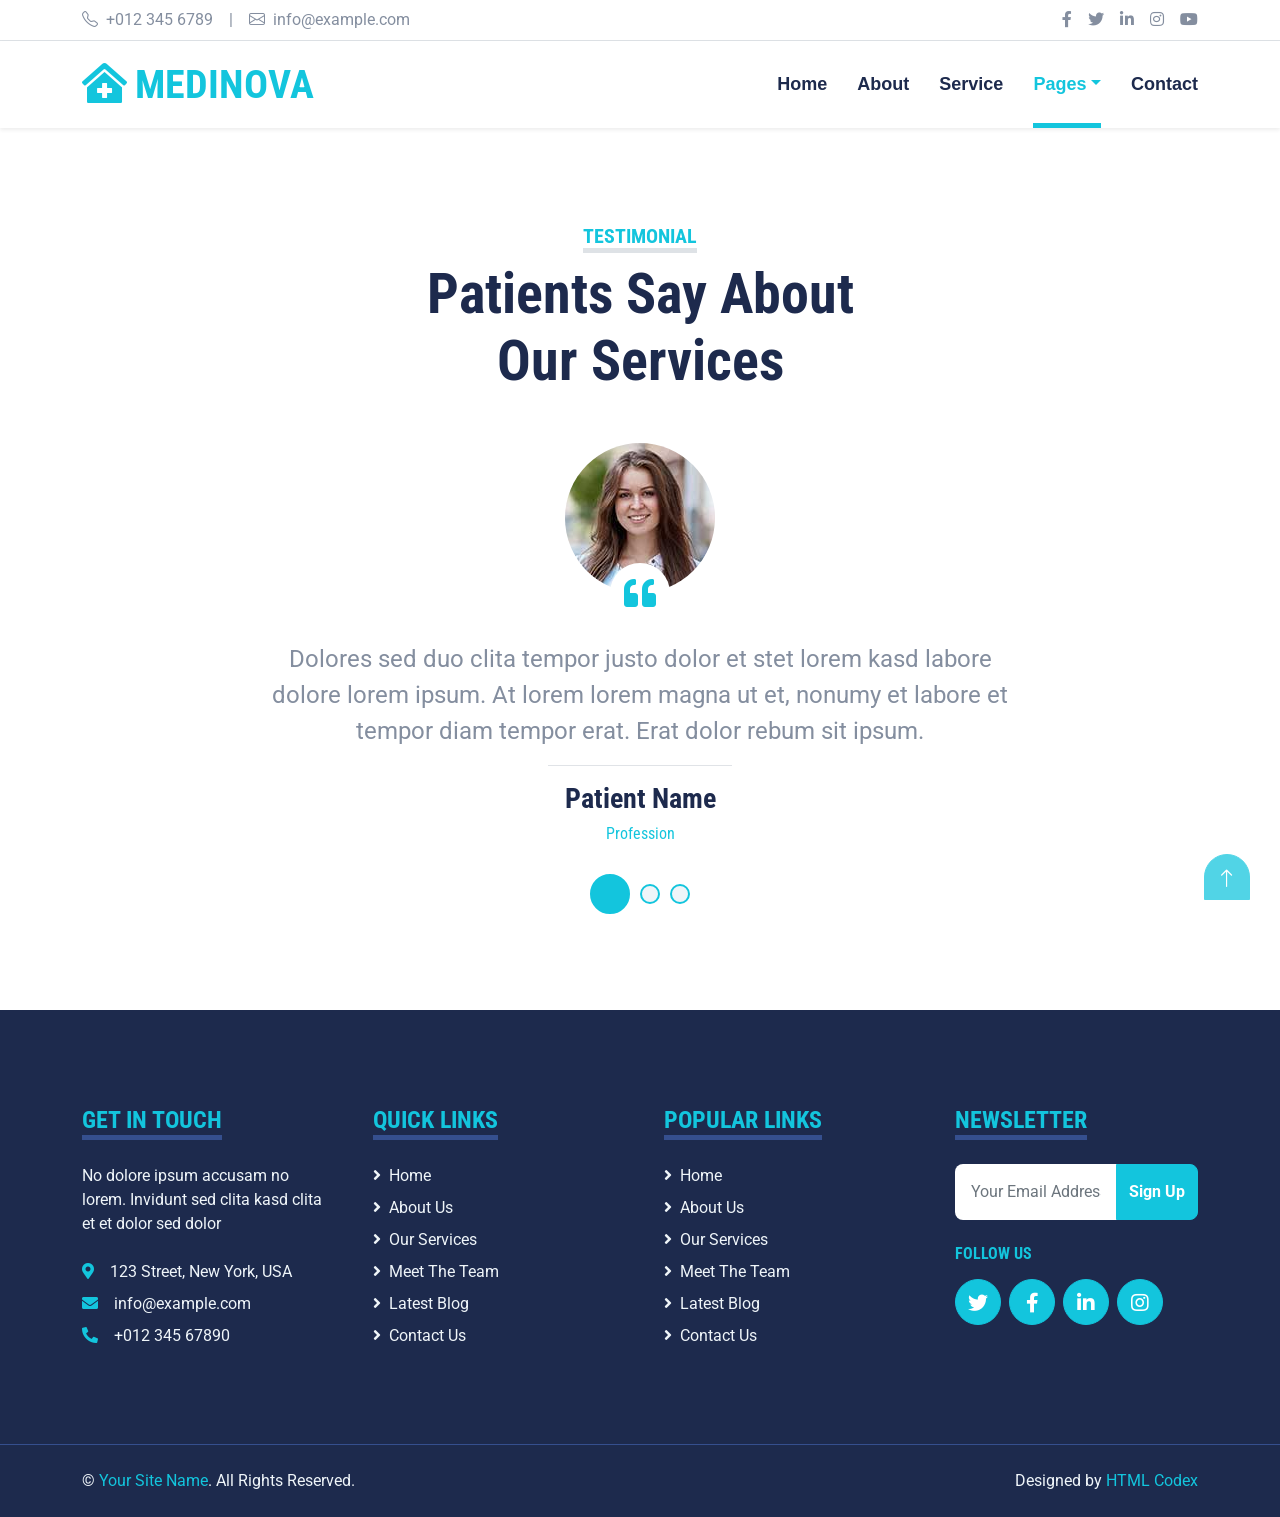
<file: testimonial.html>
<!DOCTYPE html>
<html lang="en">

<head>
    <meta charset="utf-8">
    <title>MEDINOVA - Hospital Website Template</title>
    <meta content="width=device-width, initial-scale=1.0" name="viewport">
    <meta content="Free HTML Templates" name="keywords">
    <meta content="Free HTML Templates" name="description">

    <!-- Favicon -->
    <link href="img/favicon.ico" rel="icon">

    <!-- Google Web Fonts -->
    <link rel="preconnect" href="https://fonts.gstatic.com">
    <link href="https://fonts.googleapis.com/css2?family=Roboto+Condensed:wght@400;700&family=Roboto:wght@400;700&display=swap" rel="stylesheet">  

    <!-- Icon Font Stylesheet -->
    <link href="https://cdnjs.cloudflare.com/ajax/libs/font-awesome/5.15.0/css/all.min.css" rel="stylesheet">
    <link href="https://cdn.jsdelivr.net/npm/bootstrap-icons@1.4.1/font/bootstrap-icons.css" rel="stylesheet">

    <!-- Libraries Stylesheet -->
    <link href="lib/owlcarousel/assets/owl.carousel.min.css" rel="stylesheet">
    <link href="lib/tempusdominus/css/tempusdominus-bootstrap-4.min.css" rel="stylesheet" />

    <!-- Customized Bootstrap Stylesheet -->
    <link href="css/bootstrap.min.css" rel="stylesheet">

    <!-- Template Stylesheet -->
    <link href="css/style.css" rel="stylesheet">
</head>

<body>
    <!-- Topbar Start -->
    <div class="container-fluid py-2 border-bottom d-none d-lg-block">
        <div class="container">
            <div class="row">
                <div class="col-md-6 text-center text-lg-start mb-2 mb-lg-0">
                    <div class="d-inline-flex align-items-center">
                        <a class="text-decoration-none text-body pe-3" href=""><i class="bi bi-telephone me-2"></i>+012 345 6789</a>
                        <span class="text-body">|</span>
                        <a class="text-decoration-none text-body px-3" href=""><i class="bi bi-envelope me-2"></i>info@example.com</a>
                    </div>
                </div>
                <div class="col-md-6 text-center text-lg-end">
                    <div class="d-inline-flex align-items-center">
                        <a class="text-body px-2" href="">
                            <i class="fab fa-facebook-f"></i>
                        </a>
                        <a class="text-body px-2" href="">
                            <i class="fab fa-twitter"></i>
                        </a>
                        <a class="text-body px-2" href="">
                            <i class="fab fa-linkedin-in"></i>
                        </a>
                        <a class="text-body px-2" href="">
                            <i class="fab fa-instagram"></i>
                        </a>
                        <a class="text-body ps-2" href="">
                            <i class="fab fa-youtube"></i>
                        </a>
                    </div>
                </div>
            </div>
        </div>
    </div>
    <!-- Topbar End -->


    <!-- Navbar Start -->
    <div class="container-fluid sticky-top bg-white shadow-sm mb-5">
        <div class="container">
            <nav class="navbar navbar-expand-lg bg-white navbar-light py-3 py-lg-0">
                <a href="index.html" class="navbar-brand">
                    <h1 class="m-0 text-uppercase text-primary"><i class="fa fa-clinic-medical me-2"></i>Medinova</h1>
                </a>
                <button class="navbar-toggler" type="button" data-bs-toggle="collapse" data-bs-target="#navbarCollapse">
                    <span class="navbar-toggler-icon"></span>
                </button>
                <div class="collapse navbar-collapse" id="navbarCollapse">
                    <div class="navbar-nav ms-auto py-0">
                        <a href="index.html" class="nav-item nav-link">Home</a>
                        <a href="about.html" class="nav-item nav-link">About</a>
                        <a href="service.html" class="nav-item nav-link">Service</a>
                        <div class="nav-item dropdown">
                            <a href="#" class="nav-link dropdown-toggle active" data-bs-toggle="dropdown">Pages</a>
                            <div class="dropdown-menu m-0">
                                <a href="blog.html" class="dropdown-item">Blog Grid</a>
                                <a href="team.html" class="dropdown-item">The Team</a>
                                <a href="testimonial.html" class="dropdown-item active">Testimonial</a>
                                <a href="appointment.html" class="dropdown-item">Appointment</a>
                                <a href="search.html" class="dropdown-item">Search</a>
                            </div>
                        </div>
                        <a href="contact.html" class="nav-item nav-link">Contact</a>
                    </div>
                </div>
            </nav>
        </div>
    </div>
    <!-- Navbar End -->


    <!-- Testimonial Start -->
    <div class="container-fluid py-5">
        <div class="container">
            <div class="text-center mx-auto mb-5" style="max-width: 500px;">
                <h5 class="d-inline-block text-primary text-uppercase border-bottom border-5">Testimonial</h5>
                <h1 class="display-4">Patients Say About Our Services</h1>
            </div>
            <div class="row justify-content-center">
                <div class="col-lg-8">
                    <div class="owl-carousel testimonial-carousel">
                        <div class="testimonial-item text-center">
                            <div class="position-relative mb-5">
                                <img class="img-fluid rounded-circle mx-auto" src="img/testimonial-1.jpg" alt="">
                                <div class="position-absolute top-100 start-50 translate-middle d-flex align-items-center justify-content-center bg-white rounded-circle" style="width: 60px; height: 60px;">
                                    <i class="fa fa-quote-left fa-2x text-primary"></i>
                                </div>
                            </div>
                            <p class="fs-4 fw-normal">Dolores sed duo clita tempor justo dolor et stet lorem kasd labore dolore lorem ipsum. At lorem lorem magna ut et, nonumy et labore et tempor diam tempor erat. Erat dolor rebum sit ipsum.</p>
                            <hr class="w-25 mx-auto">
                            <h3>Patient Name</h3>
                            <h6 class="fw-normal text-primary mb-3">Profession</h6>
                        </div>
                        <div class="testimonial-item text-center">
                            <div class="position-relative mb-5">
                                <img class="img-fluid rounded-circle mx-auto" src="img/testimonial-2.jpg" alt="">
                                <div class="position-absolute top-100 start-50 translate-middle d-flex align-items-center justify-content-center bg-white rounded-circle" style="width: 60px; height: 60px;">
                                    <i class="fa fa-quote-left fa-2x text-primary"></i>
                                </div>
                            </div>
                            <p class="fs-4 fw-normal">Dolores sed duo clita tempor justo dolor et stet lorem kasd labore dolore lorem ipsum. At lorem lorem magna ut et, nonumy et labore et tempor diam tempor erat. Erat dolor rebum sit ipsum.</p>
                            <hr class="w-25 mx-auto">
                            <h3>Patient Name</h3>
                            <h6 class="fw-normal text-primary mb-3">Profession</h6>
                        </div>
                        <div class="testimonial-item text-center">
                            <div class="position-relative mb-5">
                                <img class="img-fluid rounded-circle mx-auto" src="img/testimonial-3.jpg" alt="">
                                <div class="position-absolute top-100 start-50 translate-middle d-flex align-items-center justify-content-center bg-white rounded-circle" style="width: 60px; height: 60px;">
                                    <i class="fa fa-quote-left fa-2x text-primary"></i>
                                </div>
                            </div>
                            <p class="fs-4 fw-normal">Dolores sed duo clita tempor justo dolor et stet lorem kasd labore dolore lorem ipsum. At lorem lorem magna ut et, nonumy et labore et tempor diam tempor erat. Erat dolor rebum sit ipsum.</p>
                            <hr class="w-25 mx-auto">
                            <h3>Patient Name</h3>
                            <h6 class="fw-normal text-primary mb-3">Profession</h6>
                        </div>
                    </div>
                </div>
            </div>
        </div>
    </div>
    <!-- Testimonial End -->


    <!-- Footer Start -->
    <div class="container-fluid bg-dark text-light mt-5 py-5">
        <div class="container py-5">
            <div class="row g-5">
                <div class="col-lg-3 col-md-6">
                    <h4 class="d-inline-block text-primary text-uppercase border-bottom border-5 border-secondary mb-4">Get In Touch</h4>
                    <p class="mb-4">No dolore ipsum accusam no lorem. Invidunt sed clita kasd clita et et dolor sed dolor</p>
                    <p class="mb-2"><i class="fa fa-map-marker-alt text-primary me-3"></i>123 Street, New York, USA</p>
                    <p class="mb-2"><i class="fa fa-envelope text-primary me-3"></i>info@example.com</p>
                    <p class="mb-0"><i class="fa fa-phone-alt text-primary me-3"></i>+012 345 67890</p>
                </div>
                <div class="col-lg-3 col-md-6">
                    <h4 class="d-inline-block text-primary text-uppercase border-bottom border-5 border-secondary mb-4">Quick Links</h4>
                    <div class="d-flex flex-column justify-content-start">
                        <a class="text-light mb-2" href="#"><i class="fa fa-angle-right me-2"></i>Home</a>
                        <a class="text-light mb-2" href="#"><i class="fa fa-angle-right me-2"></i>About Us</a>
                        <a class="text-light mb-2" href="#"><i class="fa fa-angle-right me-2"></i>Our Services</a>
                        <a class="text-light mb-2" href="#"><i class="fa fa-angle-right me-2"></i>Meet The Team</a>
                        <a class="text-light mb-2" href="#"><i class="fa fa-angle-right me-2"></i>Latest Blog</a>
                        <a class="text-light" href="#"><i class="fa fa-angle-right me-2"></i>Contact Us</a>
                    </div>
                </div>
                <div class="col-lg-3 col-md-6">
                    <h4 class="d-inline-block text-primary text-uppercase border-bottom border-5 border-secondary mb-4">Popular Links</h4>
                    <div class="d-flex flex-column justify-content-start">
                        <a class="text-light mb-2" href="#"><i class="fa fa-angle-right me-2"></i>Home</a>
                        <a class="text-light mb-2" href="#"><i class="fa fa-angle-right me-2"></i>About Us</a>
                        <a class="text-light mb-2" href="#"><i class="fa fa-angle-right me-2"></i>Our Services</a>
                        <a class="text-light mb-2" href="#"><i class="fa fa-angle-right me-2"></i>Meet The Team</a>
                        <a class="text-light mb-2" href="#"><i class="fa fa-angle-right me-2"></i>Latest Blog</a>
                        <a class="text-light" href="#"><i class="fa fa-angle-right me-2"></i>Contact Us</a>
                    </div>
                </div>
                <div class="col-lg-3 col-md-6">
                    <h4 class="d-inline-block text-primary text-uppercase border-bottom border-5 border-secondary mb-4">Newsletter</h4>
                    <form action="">
                        <div class="input-group">
                            <input type="text" class="form-control p-3 border-0" placeholder="Your Email Address">
                            <button class="btn btn-primary">Sign Up</button>
                        </div>
                    </form>
                    <h6 class="text-primary text-uppercase mt-4 mb-3">Follow Us</h6>
                    <div class="d-flex">
                        <a class="btn btn-lg btn-primary btn-lg-square rounded-circle me-2" href="#"><i class="fab fa-twitter"></i></a>
                        <a class="btn btn-lg btn-primary btn-lg-square rounded-circle me-2" href="#"><i class="fab fa-facebook-f"></i></a>
                        <a class="btn btn-lg btn-primary btn-lg-square rounded-circle me-2" href="#"><i class="fab fa-linkedin-in"></i></a>
                        <a class="btn btn-lg btn-primary btn-lg-square rounded-circle" href="#"><i class="fab fa-instagram"></i></a>
                    </div>
                </div>
            </div>
        </div>
    </div>
    <div class="container-fluid bg-dark text-light border-top border-secondary py-4">
        <div class="container">
            <div class="row g-5">
                <div class="col-md-6 text-center text-md-start">
                    <p class="mb-md-0">&copy; <a class="text-primary" href="#">Your Site Name</a>. All Rights Reserved.</p>
                </div>
                <div class="col-md-6 text-center text-md-end">
                    <!--/*** The author’s attribution link below must remain intact on your website. ***/-->
                    <!--/*** If you wish to remove this credit link, please purchase the Pro Version from https://htmlcodex.com/downloading/?item=1609 . ***/-->
                    <p class="mb-0">Designed by <a class="text-primary" href="https://htmlcodex.com">HTML Codex</a></p>
                </div>
            </div>
        </div>
    </div>
    <!-- Footer End -->


    <!-- Back to Top -->
    <a href="#" class="btn btn-lg btn-primary btn-lg-square back-to-top"><i class="bi bi-arrow-up"></i></a>


    <!-- JavaScript Libraries -->
    <script src="https://code.jquery.com/jquery-3.4.1.min.js"></script>
    <script src="https://cdn.jsdelivr.net/npm/bootstrap@5.0.0/dist/js/bootstrap.bundle.min.js"></script>
    <script src="lib/easing/easing.min.js"></script>
    <script src="lib/waypoints/waypoints.min.js"></script>
    <script src="lib/owlcarousel/owl.carousel.min.js"></script>
    <script src="lib/tempusdominus/js/moment.min.js"></script>
    <script src="lib/tempusdominus/js/moment-timezone.min.js"></script>
    <script src="lib/tempusdominus/js/tempusdominus-bootstrap-4.min.js"></script>

    <!-- Template Javascript -->
    <script src="js/main.js"></script>
</body>

</html>
</file>
<file: css/style.css>
/********** Template CSS **********/
:root {
    --primary: #13C5DD;
    --secondary: #354F8E;
    --light: #EFF5F9;
    --dark: #1D2A4D;
}

.btn {
    font-weight: 700;
    transition: .5s;
}

.btn:hover {
    -webkit-box-shadow: 0 8px 6px -6px #555555;
    -moz-box-shadow: 0 8px 6px -6px #555555;
    box-shadow: 0 8px 6px -6px #555555;
}

.btn-primary {
    color: #FFFFFF;
}

.btn-square {
    width: 36px;
    height: 36px;
}

.btn-sm-square {
    width: 28px;
    height: 28px;
}

.btn-lg-square {
    width: 46px;
    height: 46px;
}

.btn-square,
.btn-sm-square,
.btn-lg-square {
    padding-left: 0;
    padding-right: 0;
    text-align: center;
}

.back-to-top {
    position: fixed;
    display: none;
    right: 30px;
    bottom: 0;
    border-radius: 50% 50% 0 0;
    z-index: 99;
}

.navbar-light .navbar-nav .nav-link {
    font-family: 'Jost', sans-serif;
    position: relative;
    margin-left: 30px;
    padding: 30px 0;
    font-size: 18px;
    font-weight: 700;
    color: var(--dark);
    outline: none;
    transition: .5s;
}

.navbar-light .navbar-nav .nav-link:hover,
.navbar-light .navbar-nav .nav-link.active {
    color: var(--primary);
}

@media (min-width: 992px) {
    .navbar-light .navbar-nav .nav-link::before {
        position: absolute;
        content: "";
        width: 0;
        height: 5px;
        bottom: 0;
        left: 50%;
        background: var(--primary);
        transition: .5s;
    }

    .navbar-light .navbar-nav .nav-link:hover::before,
    .navbar-light .navbar-nav .nav-link.active::before {
        width: 100%;
        left: 0;
    }
}

@media (max-width: 991.98px) {
    .navbar-light .navbar-nav .nav-link  {
        margin-left: 0;
        padding: 10px 0;
    }
}

.hero-header {
    background: url(../img/hero.jpg) top right no-repeat;
    background-size: cover;
}

.service-item {
    position: relative;
    height: 350px;
    padding: 0 30px;
    transition: .5s;
}

.service-item .service-icon {
    width: 150px;
    height: 100px;
    display: flex;
    align-items: center;
    justify-content: center;
    background: var(--primary);
    border-radius: 50%;
    transform: rotate(-14deg);
}

.service-item .service-icon i {
    transform: rotate(15deg);
}

.service-item a.btn {
    position: absolute;
    width: 60px;
    bottom: -48px;
    left: 50%;
    margin-left: -30px;
    opacity: 0;
}

.service-item:hover a.btn {
    bottom: -24px;
    opacity: 1;
}

@media (min-width: 576px) {
    .team-item .row {
        height: 350px;
    }
}

.team-carousel .owl-nav {
    position: absolute;
    padding: 0 45px;
    width: 100%;
    height: 45px;
    top: calc(50% - 22.5px);
    left: 0;
    display: flex;
    justify-content: space-between;
}

.team-carousel .owl-nav .owl-prev,
.team-carousel .owl-nav .owl-next {
    position: relative;
    width: 45px;
    height: 45px;
    display: flex;
    align-items: center;
    justify-content: center;
    color: #FFFFFF;
    background: var(--primary);
    border-radius: 45px;
    font-size: 22px;
    transition: .5s;
}

.team-carousel .owl-nav .owl-prev:hover,
.team-carousel .owl-nav .owl-next:hover {
    background: var(--dark);
}

.testimonial-carousel .owl-dots {
    margin-top: 15px;
    display: flex;
    align-items: center;
    justify-content: center;
}

.testimonial-carousel .owl-dot {
    position: relative;
    display: inline-block;
    margin: 0 5px;
    width: 20px;
    height: 20px;
    background: var(--light);
    border: 2px solid var(--primary);
    border-radius: 20px;
    transition: .5s;
}

.testimonial-carousel .owl-dot.active {
    width: 40px;
    height: 40px;
    background: var(--primary);
}

.testimonial-carousel .owl-item img {
    width: 150px;
    height: 150px;
}
</file>
